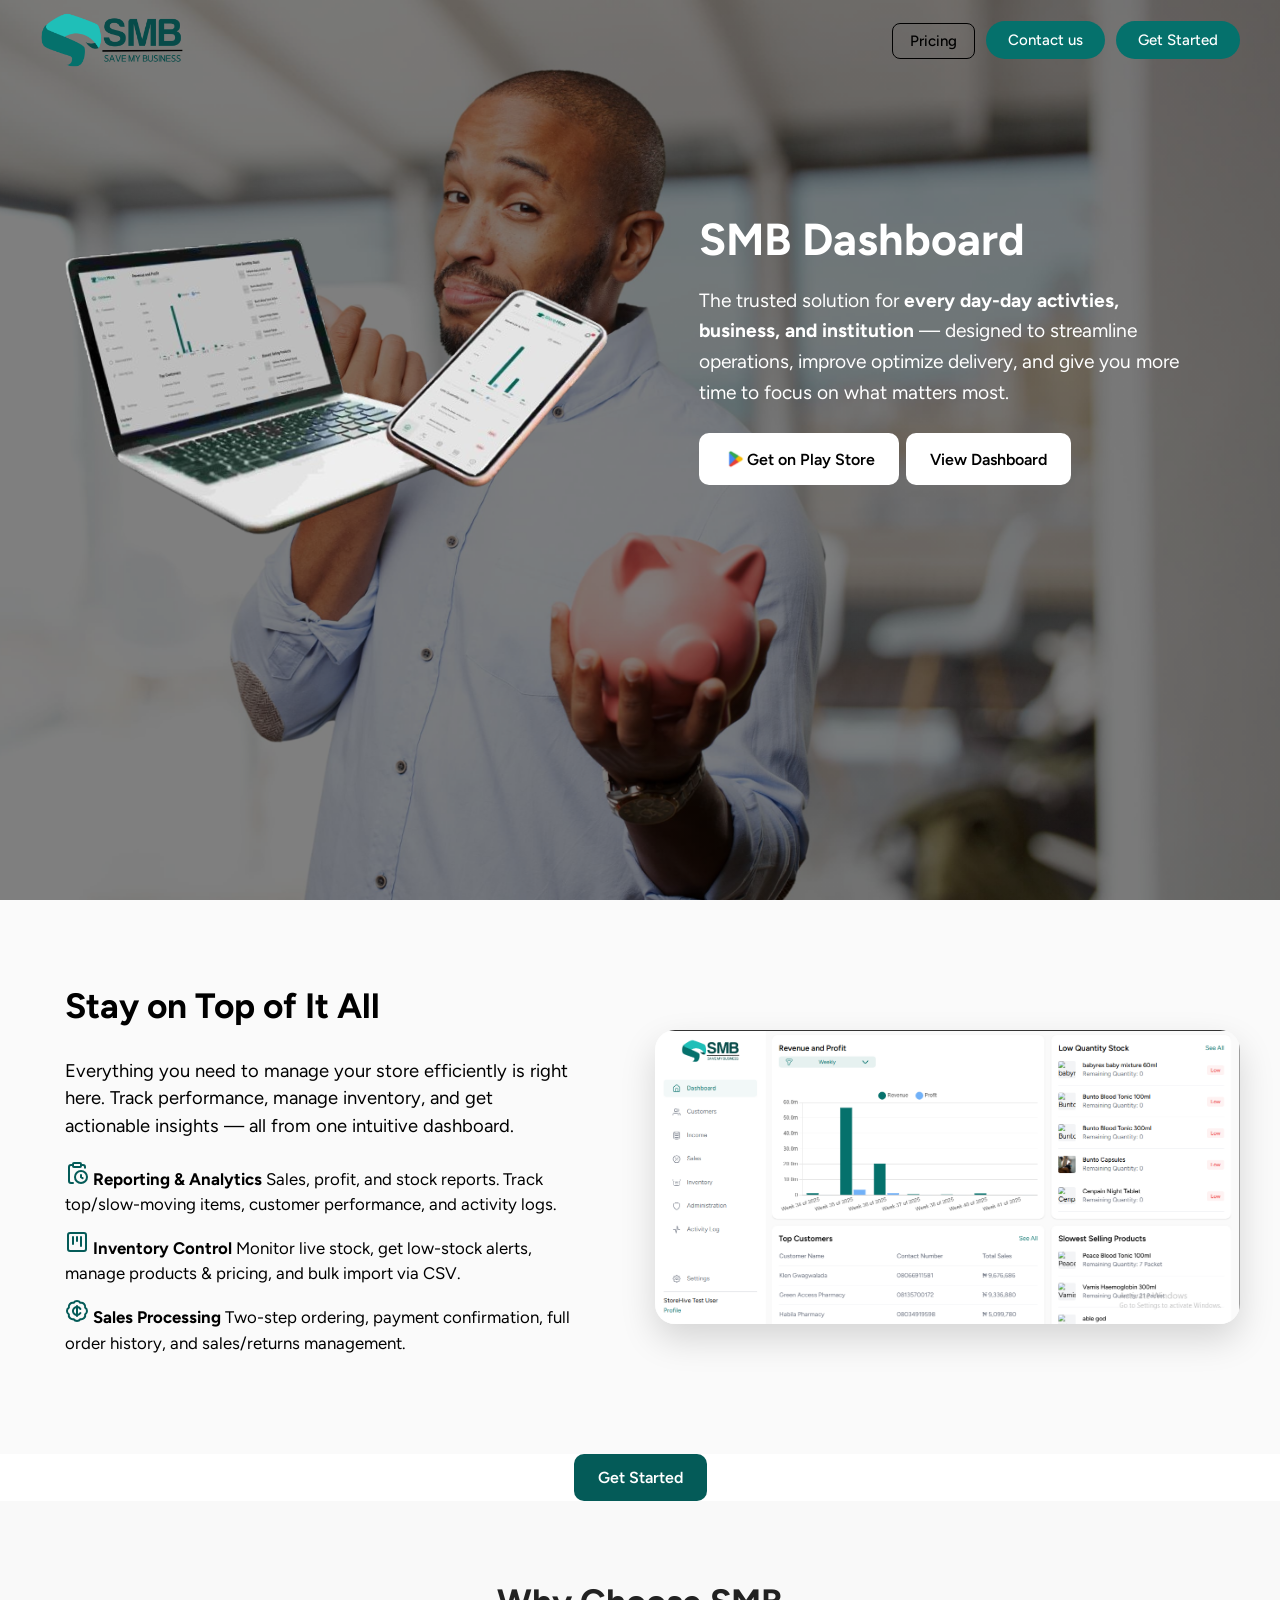
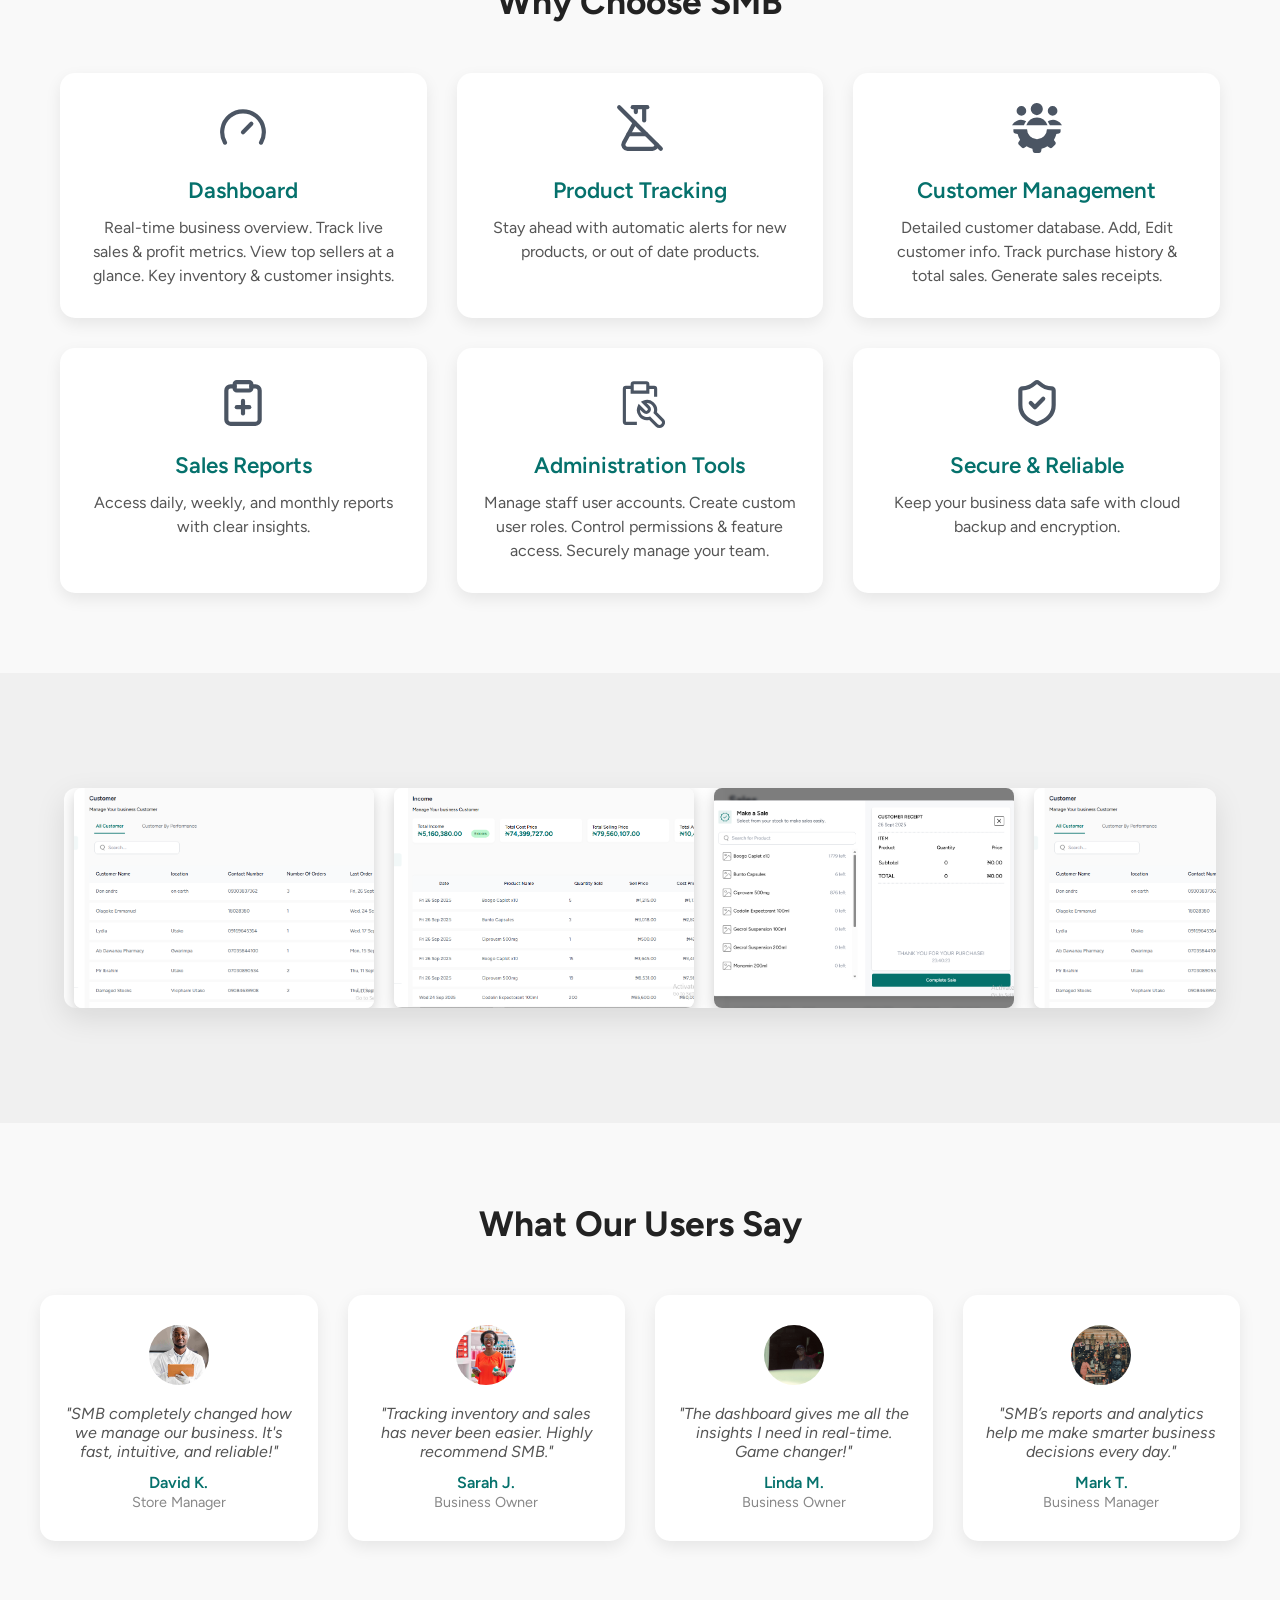
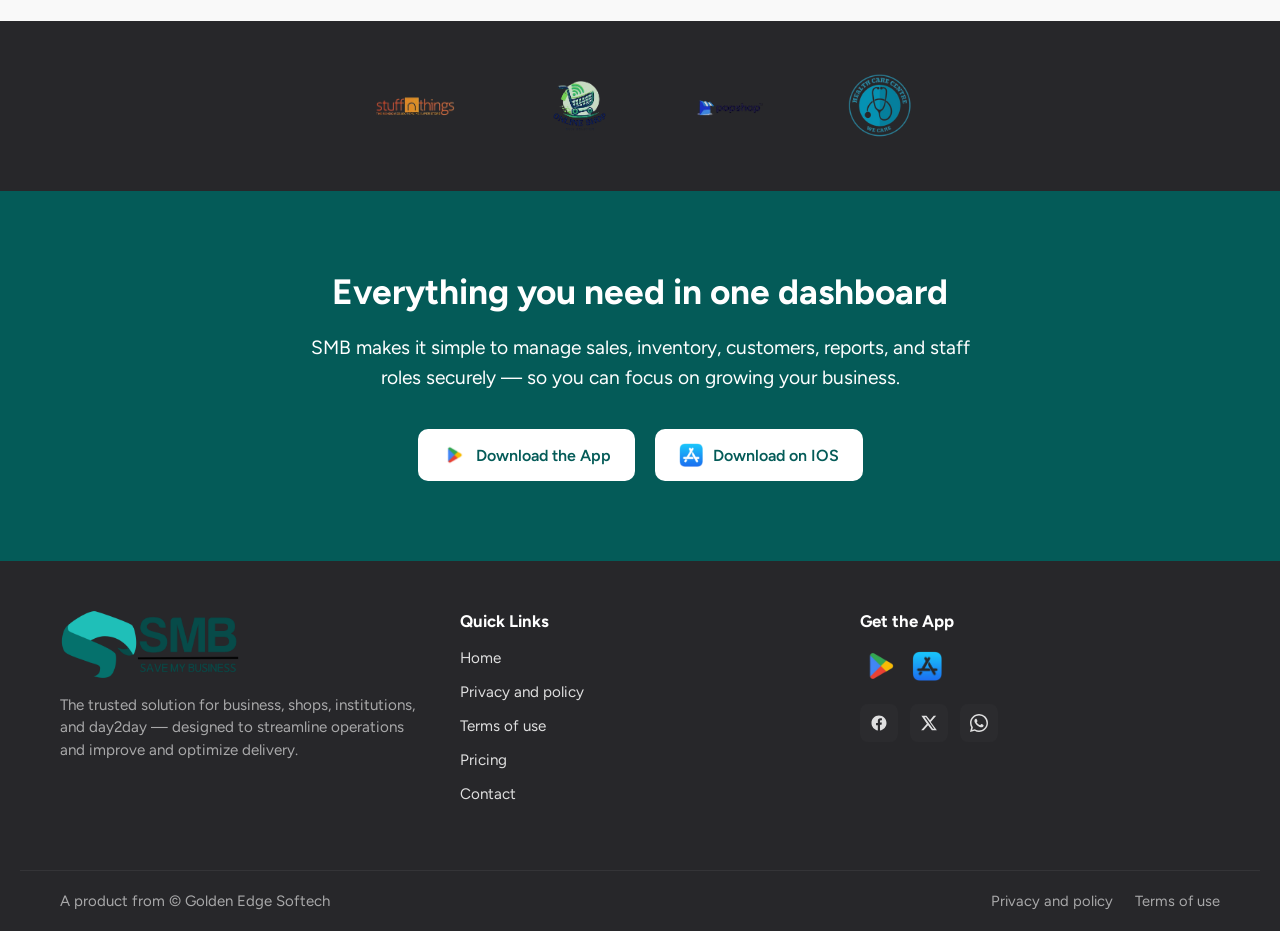
<file: index.html>
<!doctype html>
<html>
  <head>
    <meta charset="utf-8" />
    <title>Save-my-business</title>
    <meta name="viewport" content="width=device-width, initial-scale=1" />
    <link rel="icon" href="images/SMB_AppIcon.png" type="image/svg+xml" />
    <link
      rel="apple-touch-icon"
      sizes="180x180"
      href="images/SMB_AppIcon.png"
    />
    <link rel="icon" type="image/png" sizes="32x32" href="images/32x32.png" />
    <link rel="icon" type="image/png" sizes="16x16" href="images/16x16.png" />
    <link rel="stylesheet" href="css/styles.css" />

    <link
      rel="stylesheet"
      href="https://script.botconvo.com/chatbot-widget.css"
    />

    <chatbot-widget
      website="https://savemybusiness.com.ng/"
      api="pk_220pRXW1UiYRhJqdrXH2dBNrp1NRm1uBENGNljIfhPH"
    >
    </chatbot-widget>

    <script src="https://script.botconvo.com/chatbot-widget.iife.js"></script>
  </head>
  <body>
    <script src="scripts/index.js"></script>
    <section class="hero">
      <div class="header">
        <img src="images/SMB_Logo.png" class="logo" />
        <div class="yeap">
          <a href="pricing.html" class="pricingBtn">Pricing</a>
          <a href="contactUs.html" class="contactBtn">Contact us</a>
          <a
            href="https://app.savemybusiness.com.ng/auth/customer-register"
            target="_blank"
            class="contactBtn"
            >Get Started</a
          >
          <button class="mobView" id="menuBtn">
            <svg
              xmlns="http://www.w3.org/2000/svg"
              width="32"
              height="32"
              viewBox="0 0 24 24"
            >
              <!-- Icon from Google Material Icons by Material Design Authors - https://github.com/material-icons/material-icons/blob/master/LICENSE -->
              <path fill="c" d="M3 18h18v-2H3zm0-5h18v-2H3zm0-7v2h18V6z" />
            </svg>
          </button>
        </div>
      </div>
      <div id="overlay" class="overlay"></div>

      <div class="sideMenu" id="sideMenu">
        <button class="closeBtn" id="closeBtn">&times;</button>
        <ul>
          <li class="links">
            <svg
              xmlns="http://www.w3.org/2000/svg"
              width="25"
              height="25"
              viewBox="0 0 24 24"
            >
              <!-- Icon from Huge Icons by Hugeicons - undefined -->
              <g fill="none" stroke="#4B5563" stroke-width="1.5">
                <path
                  d="M4.5 10c0-3.771 0-5.657 1.172-6.828S8.729 2 12.5 2H14c3.771 0 5.657 0 6.828 1.172S22 6.229 22 10v4c0 3.771 0 5.657-1.172 6.828S17.771 22 14 22h-1.5c-3.771 0-5.657 0-6.828-1.172S4.5 17.771 4.5 14z"
                />
                <path
                  stroke-linecap="round"
                  stroke-linejoin="round"
                  d="M4.5 6H2m2.5 6H2m2.5 6H2m13.275-9.507a2 2 0 1 1-4 0a2 2 0 0 1 4 0M9.32 15.716c1.058-1.63 2.739-2.24 3.955-2.239s2.847.61 3.906 2.24a.33.33 0 0 1 .025.344c-.247.439-1.016 1.31-1.57 1.369c-.638.067-2.307.077-2.36.077s-1.773-.01-2.41-.077c-.556-.06-1.324-.93-1.572-1.37c-.061-.109-.043-.238.026-.344"
                />
              </g>
            </svg>
            <a href="contactUs.html">Contact Us</a>
          </li>
          <li class="links">
            <svg
              xmlns="http://www.w3.org/2000/svg"
              width="32"
              height="32"
              viewBox="0 0 16 16"
            >
              <!-- Icon from OpenSearch UI by OpenSearch Contributors - https://github.com/opensearch-project/oui/blob/main/LICENSE.txt -->
              <path
                fill="none"
                stroke="#4B5563"
                stroke-width="0.5"
                d="M9.499 15.09a.41.41 0 0 1-.41.41h-2.18a.41.41 0 0 1 0-.818H9.09a.41.41 0 0 1 .409.409m-1.5-7.772a.682.682 0 1 0 0-1.363a.682.682 0 0 0 0 1.363m6.386 3.096l-.843 3.79a.955.955 0 0 1-1.52.546l-1.896-1.432H5.874L3.976 14.75a.954.954 0 0 1-1.523-.545l-.84-3.791a.96.96 0 0 1 .198-.818l1.977-2.37c.061-.86.256-1.704.578-2.503C5.233 2.549 6.788 1.186 7.416.7a.955.955 0 0 1 1.17 0c.628.486 2.181 1.85 3.05 4.023c.321.799.516 1.643.578 2.503l1.977 2.37a.96.96 0 0 1 .194.818M5.971 12.5h4.055c1.495-2.622 1.781-5.136.848-7.474c-.815-2.045-2.342-3.332-2.79-3.681a.136.136 0 0 0-.17 0c-.449.347-1.977 1.636-2.79 3.681c-.934 2.338-.648 4.852.847 7.474m-.768.3c-.818-1.465-1.288-2.904-1.406-4.308L2.44 10.119a.14.14 0 0 0-.028.117l.843 3.793a.136.136 0 0 0 .218.077l.01-.007zm8.357-2.68l-1.356-1.628c-.117 1.404-.586 2.843-1.406 4.308l1.72 1.295l.01.008a.14.14 0 0 0 .13.022a.14.14 0 0 0 .087-.099l.844-3.79a.14.14 0 0 0-.031-.117z"
              />
            </svg>
            <!-- <svg
              xmlns="http://www.w3.org/2000/svg"
              width="25"
              height="25"
              viewBox="0 0 24 24"
            >
              <!-- Icon from Huge Icons by Hugeicons - undefined
              <g fill="none" stroke="#4B5563" stroke-width="1.5">
                <path
                  d="M4.5 10c0-3.771 0-5.657 1.172-6.828S8.729 2 12.5 2H14c3.771 0 5.657 0 6.828 1.172S22 6.229 22 10v4c0 3.771 0 5.657-1.172 6.828S17.771 22 14 22h-1.5c-3.771 0-5.657 0-6.828-1.172S4.5 17.771 4.5 14z"
                />
                <path
                  stroke-linecap="round"
                  stroke-linejoin="round"
                  d="M4.5 6H2m2.5 6H2m2.5 6H2m13.275-9.507a2 2 0 1 1-4 0a2 2 0 0 1 4 0M9.32 15.716c1.058-1.63 2.739-2.24 3.955-2.239s2.847.61 3.906 2.24a.33.33 0 0 1 .025.344c-.247.439-1.016 1.31-1.57 1.369c-.638.067-2.307.077-2.36.077s-1.773-.01-2.41-.077c-.556-.06-1.324-.93-1.572-1.37c-.061-.109-.043-.238.026-.344"
                />
              </g>
            </svg> -->
            <a
              href="https://app.savemybusiness.com.ng/auth/customer-register"
              target="_blank"
              >Get Started</a
            >
          </li>
          <li class="links">
            <svg
              xmlns="http://www.w3.org/2000/svg"
              width="32"
              height="32"
              viewBox="0 0 32 32"
            >
              <!-- Icon from Carbon by IBM - undefined -->
              <path
                fill="none"
                stroke="#4B5563"
                d="M16 2v2c6.63 0 12 5.37 12 12s-5.37 12-12 12v2c7.73 0 14-6.27 14-14S23.73 2 16 2M8.24 25.14l-1.29 1.53c1.23 1.04 2.64 1.87 4.18 2.44l.68-1.88c-1.32-.49-2.53-1.2-3.58-2.09zM4.19 18l-1.97.41c.28 1.63.84 3.16 1.64 4.54L5.59 22c-.68-1.18-1.16-2.61-1.4-4m1.4-8L3.86 9c-.79 1.38-1.35 2.96-1.64 4.59l1.97.35c.24-1.39.72-2.75 1.4-3.93zm6.23-5.24l-.68-1.88c-1.54.57-2.95 1.4-4.18 2.44l1.29 1.53c1.05-.89 2.26-1.6 3.58-2.09z"
              />
              <path
                fill="none"
                stroke="#4B5563"
                d="M21 12v-2h-4V7h-2v3h-2c-1.103 0-2 .897-2 2v3c0 1.103.897 2 2 2h6v3h-8v2h4v3h2v-3h2c1.103 0 2-.897 2-2v-3c0-1.103-.897-2-2-2h-6v-3z"
              />
            </svg>
            <!-- <svg
              xmlns="http://www.w3.org/2000/svg"
              width="25"
              height="25"
              viewBox="0 0 24 24"
            >
              <!-- Icon from Huge Icons by Hugeicons - undefined 
              <g fill="none" stroke="#4B5563" stroke-width="1.5">
                <path
                  d="M4.5 10c0-3.771 0-5.657 1.172-6.828S8.729 2 12.5 2H14c3.771 0 5.657 0 6.828 1.172S22 6.229 22 10v4c0 3.771 0 5.657-1.172 6.828S17.771 22 14 22h-1.5c-3.771 0-5.657 0-6.828-1.172S4.5 17.771 4.5 14z"
                />
                <path
                  stroke-linecap="round"
                  stroke-linejoin="round"
                  d="M4.5 6H2m2.5 6H2m2.5 6H2m13.275-9.507a2 2 0 1 1-4 0a2 2 0 0 1 4 0M9.32 15.716c1.058-1.63 2.739-2.24 3.955-2.239s2.847.61 3.906 2.24a.33.33 0 0 1 .025.344c-.247.439-1.016 1.31-1.57 1.369c-.638.067-2.307.077-2.36.077s-1.773-.01-2.41-.077c-.556-.06-1.324-.93-1.572-1.37c-.061-.109-.043-.238.026-.344"
                />
              </g>
            </svg> -->
            <a href="pricing.html">Pricing</a>
          </li>
          <li class="links">
            <svg
              xmlns="http://www.w3.org/2000/svg"
              width="25"
              height="25"
              viewBox="0 0 24 24"
            >
              <path
                fill="none"
                stroke="#4B5563"
                d="m12 3.19l7 3.11V11c0 4.52-2.98 8.69-7 9.93c-4.02-1.24-7-5.41-7-9.93V6.3zM12 1L3 5v6c0 5.55 3.84 10.74 9 12c5.16-1.26 9-6.45 9-12V5zm-1 6h2v2h-2zm0 4h2v6h-2z"
              />
            </svg>
            <a href="privacyAndPolicy.html">Privacy Policy</a>
          </li>
          <li class="links">
            <svg
              xmlns="http://www.w3.org/2000/svg"
              width="25"
              height="25"
              viewBox="0 0 24 24"
            >
              <!-- Icon from Solar by 480 Design - https://creativecommons.org/licenses/by/4.0/ -->
              <g fill="none" stroke="#4B5563" stroke-width="1.5">
                <circle cx="9" cy="9" r="2" />
                <path
                  d="M13 15c0 1.105 0 2-4 2s-4-.895-4-2s1.79-2 4-2s4 .895 4 2Z"
                />
                <path
                  d="M2 12c0-3.771 0-5.657 1.172-6.828S6.229 4 10 4h4c3.771 0 5.657 0 6.828 1.172S22 8.229 22 12s0 5.657-1.172 6.828S17.771 20 14 20h-4c-3.771 0-5.657 0-6.828-1.172S2 15.771 2 12Z"
                />
                <path stroke-linecap="round" d="M19 12h-4m4-3h-5m5 6h-3" />
              </g>
            </svg>
            <a href="termsOfUse.html">Terms of Use</a>
          </li>
        </ul>
      </div>

      <div class="content">
        <div class="mainOne">
          <div class="device-group">
            <img
              src="images/last-edit-removebg-preview.png"
              class="dash laptop"
              alt="Laptop"
            />
          </div>
        </div>

        <div class="app-section">
          <h1>SMB Dashboard</h1>
          <p>
            The trusted solution for
            <strong>every day-day activties, business, and institution</strong>
            — designed to streamline operations, improve optimize delivery, and
            give you more time to focus on what matters most.
          </p>
          <div class="btnpop">
            <button class="download-btn" id="getApp">
              <a href="#cta-section" class="A">
                <img
                  src="images/playStore.png"
                  alt="Play Store"
                  class="btn-icon"
                />
                <span>Get on Play Store</span>
              </a>
            </button>
            <button class="download-btn2">
              <a
                href="https://app.savemybusiness.com.ng/"
                target="_blank"
                class="A"
              >
                <span>View Dashboard</span>
              </a>
            </button>
          </div>
        </div>
      </div>
    </section>
    <main>
      <section class="dashboard-overview">
        <div class="overview-container">
          <div class="overview-text">
            <h2>Stay on Top of It All</h2>
            <p>
              Everything you need to manage your store efficiently is right
              here. Track performance, manage inventory, and get actionable
              insights — all from one intuitive dashboard.
            </p>
            <ul class="overview-list">
              <li>
                <svg
                  xmlns="http://www.w3.org/2000/svg"
                  class="overview-icon"
                  width="24"
                  height="24"
                  viewBox="0 0 24 24"
                  fill="none"
                  stroke="currentColor"
                  stroke-width="2"
                  stroke-linecap="round"
                  stroke-linejoin="round"
                  class="lucide lucide-clipboard-clock-icon lucide-clipboard-clock"
                >
                  <path d="M16 14v2.2l1.6 1" />
                  <path d="M16 4h2a2 2 0 0 1 2 2v.832" />
                  <path d="M8 4H6a2 2 0 0 0-2 2v14a2 2 0 0 0 2 2h2" />
                  <circle cx="16" cy="16" r="6" />
                  <rect x="8" y="2" width="8" height="4" rx="1" />
                </svg>
                <strong>Reporting & Analytics</strong> Sales, profit, and stock
                reports. Track top/slow-moving items, customer performance, and
                activity logs.
              </li>
              <li>
                <svg
                  xmlns="http://www.w3.org/2000/svg"
                  class="overview-icon"
                  width="24"
                  height="24"
                  viewBox="0 0 24 24"
                  fill="none"
                  stroke="currentColor"
                  stroke-width="2"
                  stroke-linecap="round"
                  stroke-linejoin="round"
                  class="lucide lucide-square-kanban-icon lucide-square-kanban"
                >
                  <rect width="18" height="18" x="3" y="3" rx="2" />
                  <path d="M8 7v7" />
                  <path d="M12 7v4" />
                  <path d="M16 7v9" />
                </svg>
                <strong>Inventory Control</strong> Monitor live stock, get
                low-stock alerts, manage products & pricing, and bulk import via
                CSV.
              </li>
              <li>
                <svg
                  xmlns="http://www.w3.org/2000/svg"
                  class="overview-icon"
                  width="24"
                  height="24"
                  viewBox="0 0 24 24"
                  fill="none"
                  stroke="currentColor"
                  stroke-width="2"
                  stroke-linecap="round"
                  stroke-linejoin="round"
                  class="lucide lucide-badge-cent-icon lucide-badge-cent"
                >
                  <path
                    d="M3.85 8.62a4 4 0 0 1 4.78-4.77 4 4 0 0 1 6.74 0 4 4 0 0 1 4.78 4.78 4 4 0 0 1 0 6.74 4 4 0 0 1-4.77 4.78 4 4 0 0 1-6.75 0 4 4 0 0 1-4.78-4.77 4 4 0 0 1 0-6.76Z"
                  />
                  <path d="M12 7v10" />
                  <path d="M15.4 10a4 4 0 1 0 0 4" />
                </svg>
                <strong>Sales Processing</strong> Two-step ordering, payment
                confirmation, full order history, and sales/returns management.
              </li>
            </ul>
          </div>

          <div class="overview-image">
            <img src="images/SMB-overview.png" alt="Dashboard screenshot" />
          </div>
        </div>
      </section>

      <div class="center-container">
        <a
          href="https://app.savemybusiness.com.ng/auth/customer-register"
          class="dashboard-btn"
          target="_blank"
        >
          Get Started
        </a>
      </div>

      <section class="features">
        <h2 class="section-title">Why Choose SMB</h2>
        <div class="features-grid">
          <div class="feature-card">
            <svg
              xmlns="http://www.w3.org/2000/svg"
              class="feature-icon"
              width="24"
              height="24"
              viewBox="0 0 24 24"
              fill="none"
              stroke="#4B5563"
              stroke-width="2"
              stroke-linecap="round"
              stroke-linejoin="round"
              class="lucide lucide-gauge-icon lucide-gauge"
            >
              <path d="m12 14 4-4" />
              <path d="M3.34 19a10 10 0 1 1 17.32 0" />
            </svg>
            <h3>Dashboard</h3>
            <p>
              Real-time business overview. Track live sales & profit metrics.
              View top sellers at a glance. Key inventory & customer insights.
            </p>
          </div>
          <div class="feature-card">
            <svg
              xmlns="http://www.w3.org/2000/svg"
              class="feature-icon"
              width="24"
              height="24"
              viewBox="0 0 24 24"
              fill="none"
              stroke="#4B5563"
              stroke-width="2"
              stroke-linecap="round"
              stroke-linejoin="round"
              class="lucide lucide-flask-conical-off-icon lucide-flask-conical-off"
            >
              <path d="M10 2v2.343" />
              <path d="M14 2v6.343" />
              <path d="m2 2 20 20" />
              <path
                d="M20 20a2 2 0 0 1-2 2H6a2 2 0 0 1-1.755-2.96l5.227-9.563"
              />
              <path d="M6.453 15H15" />
              <path d="M8.5 2h7" />
            </svg>
            <h3>Product Tracking</h3>
            <p>
              Stay ahead with automatic alerts for new products, or out of date
              products.
            </p>
          </div>
          <div class="feature-card">
            <svg
              xmlns="http://www.w3.org/2000/svg"
              class="feature-icon"
              width="32"
              height="32"
              viewBox="0 0 24 24"
            >
              <!-- Icon from Ultimate free icons by Streamline - https://creativecommons.org/licenses/by/4.0/ -->
              <path
                fill="#4B5563"
                d="M23.33 12.65v1a1 1 0 0 1-.8 1l-1.24.25a9.3 9.3 0 0 1-1.18 2.81l.71 1.06A1 1 0 0 1 20.7 20l-1.37 1.37a1 1 0 0 1-1.26.12L17 20.77A9.3 9.3 0 0 1 14.2 22l-.2 1.19a1 1 0 0 1-1 .8h-2a1 1 0 0 1-1-.8L9.8 22A9.3 9.3 0 0 1 7 20.77l-1.06.71a1 1 0 0 1-1.26-.12L3.3 20a1 1 0 0 1-.12-1.26l.71-1.06a9.3 9.3 0 0 1-1.18-2.81l-1.24-.25a1 1 0 0 1-.8-1v-1h6.56a4.77 4.77 0 0 0 9.54 0Zm-6.16-8.84a2.32 2.32 0 1 0 4.64 0a2.32 2.32 0 1 0-4.64 0m-14.97 0a2.32 2.32 0 1 0 4.64 0a2.32 2.32 0 1 0-4.64 0M6.8 8.8a5 5 0 0 0-1.15-.54A4.92 4.92 0 0 0 0 10.64h5.73A11 11 0 0 1 6.8 8.8m11.38 1.87H24a4.92 4.92 0 0 0-5.66-2.4a5 5 0 0 0-1.17.55a11.5 11.5 0 0 1 1.01 1.85m-1.11 0A5.74 5.74 0 0 0 12 7a5.76 5.76 0 0 0-5.12 3.68ZM8.99 2.91a2.91 2.91 0 1 0 5.82 0a2.91 2.91 0 1 0-5.82 0"
              />
            </svg>
            <h3>Customer Management</h3>
            <p>
              Detailed customer database. Add, Edit customer info. Track
              purchase history & total sales. Generate sales receipts.
            </p>
          </div>
          <div class="feature-card">
            <svg
              xmlns="http://www.w3.org/2000/svg"
              class="feature-icon"
              width="24"
              height="24"
              viewBox="0 0 24 24"
              fill="none"
              stroke="#4B5563"
              stroke-width="2"
              stroke-linecap="round"
              stroke-linejoin="round"
              class="lucide lucide-clipboard-plus-icon lucide-clipboard-plus"
            >
              <rect width="8" height="4" x="8" y="2" rx="1" ry="1" />
              <path
                d="M16 4h2a2 2 0 0 1 2 2v14a2 2 0 0 1-2 2H6a2 2 0 0 1-2-2V6a2 2 0 0 1 2-2h2"
              />
              <path d="M9 14h6" />
              <path d="M12 17v-6" />
            </svg>
            <h3>Sales Reports</h3>
            <p>
              Access daily, weekly, and monthly reports with clear insights.
            </p>
          </div>
          <div class="feature-card">
            <svg
              xmlns="http://www.w3.org/2000/svg"
              class="feature-icon"
              width="32"
              height="32"
              viewBox="0 0 32 32"
            >
              <!-- Icon from Carbon by IBM - undefined -->
              <path
                fill="#4B5563"
                d="M28.5 32a3.48 3.48 0 0 1-2.475-1.025l-4.128-4.128a6.496 6.496 0 0 1-7.348-8.956l.588-1.34l4.156 4.156a1.023 1.023 0 0 0 1.414 0a1 1 0 0 0 0-1.414l-4.156-4.157l1.34-.588a6.497 6.497 0 0 1 8.956 7.349l4.128 4.128A3.5 3.5 0 0 1 28.5 32m-6.03-7.409l4.97 4.97a1.535 1.535 0 0 0 2.12 0a1.5 1.5 0 0 0 0-2.121l-4.969-4.97l.188-.583A4.496 4.496 0 0 0 20.5 16q-.126 0-.25.007l1.872 1.872a3 3 0 0 1 0 4.242a3.07 3.07 0 0 1-4.243 0l-1.872-1.872Q16 20.374 16 20.5a4.497 4.497 0 0 0 5.888 4.28Z"
              />
              <path
                fill="#4B5563"
                d="M25 5h-3V4a2.006 2.006 0 0 0-2-2h-8a2.006 2.006 0 0 0-2 2v1H7a2.006 2.006 0 0 0-2 2v21a2.006 2.006 0 0 0 2 2h7v-2H7V7h3v3h12V7h3v5h2V7a2.006 2.006 0 0 0-2-2m-5 3h-8V4h8Z"
              />
            </svg>
            <h3>Administration Tools</h3>
            <p>
              Manage staff user accounts. Create custom user roles. Control
              permissions & feature access. Securely manage your team.
            </p>
          </div>
          <div class="feature-card">
            <svg
              xmlns="http://www.w3.org/2000/svg"
              class="feature-icon"
              width="24"
              height="24"
              viewBox="0 0 24 24"
              fill="none"
              stroke="#4B5563"
              stroke-width="2"
              stroke-linecap="round"
              stroke-linejoin="round"
              class="lucide lucide-shield-check-icon lucide-shield-check"
            >
              <path
                d="M20 13c0 5-3.5 7.5-7.66 8.95a1 1 0 0 1-.67-.01C7.5 20.5 4 18 4 13V6a1 1 0 0 1 1-1c2 0 4.5-1.2 6.24-2.72a1.17 1.17 0 0 1 1.52 0C14.51 3.81 17 5 19 5a1 1 0 0 1 1 1z"
              />
              <path d="m9 12 2 2 4-4" />
            </svg>
            <h3>Secure & Reliable</h3>
            <p>
              Keep your business data safe with cloud backup and encryption.
            </p>
          </div>
        </div>
      </section>

      <aside>
        <div class="scroll-container">
          <div class="scroll-track" id="track">
            <img src="images/slide1.png" alt="Dashboard 1" />
            <img src="images/slide2.png" alt="Dashboard 2" />
            <img src="images/slide3.png" alt="Dashboard 3" />
            <img src="images/slide1.png" alt="Dashboard 1" />
            <img src="images/slide2.png" alt="Dashboard 2" />
            <img src="images/slide3.png" alt="Dashboard 3" />
          </div>
        </div>
      </aside>

      <section class="testimonials">
        <h2 class="section-title">What Our Users Say</h2>
        <div class="testimonials-container">
          <div class="testimonial-card">
            <img
              src="images/blackNurse (1).jpg"
              alt="User photo"
              class="user-photo"
            />
            <p class="quote">
              "SMB completely changed how we manage our business. It's fast,
              intuitive, and reliable!"
            </p>
            <h4 class="user-name">David K.</h4>
            <span class="user-role">Store Manager</span>
          </div>

          <div class="testimonial-card">
            <img
              src="images/woman (1).jpg"
              alt="User photo"
              class="user-photo"
            />
            <p class="quote">
              "Tracking inventory and sales has never been easier. Highly
              recommend SMB."
            </p>
            <h4 class="user-name">Sarah J.</h4>
            <span class="user-role">Business Owner</span>
          </div>

          <div class="testimonial-card">
            <img
              src="images/frankie-cordoba-8ecjetoN30E-unsplash (1).jpg"
              alt="User photo"
              class="user-photo"
            />
            <p class="quote">
              "The dashboard gives me all the insights I need in real-time. Game
              changer!"
            </p>
            <h4 class="user-name">Linda M.</h4>
            <span class="user-role">Business Owner</span>
          </div>

          <div class="testimonial-card">
            <img
              src="images/shariza-hawat-abwxZFG8Wd4-unsplash (1).jpg"
              alt="User photo"
              class="user-photo"
            />
            <p class="quote">
              "SMB’s reports and analytics help me make smarter business
              decisions every day."
            </p>
            <h4 class="user-name">Mark T.</h4>
            <span class="user-role">Business Manager</span>
          </div>
        </div>
      </section>
      <section class="client-logos-section">
        <div class="client-logos">
          <img
            src="images/download-removebg-preview.png"
            alt="Store logo"
            class="logo-img"
          />
          <img
            src="images/download__1_-removebg-preview.png"
            alt="Clinic logo"
            class="logo-img"
          />
          <!-- <img src="images/7727497-removebg-preview.png" alt="Pharmacy logo" class="logo-img" /> -->
          <img
            src="images/fuedubufbubuwbeufbewfe.png"
            alt="Pharmacy logo"
            class="logo-img"
          />
          <img
            src="images/download__2_-removebg-preview.png"
            alt="Pharmacy logo"
            class="logo-img"
          />
        </div>
      </section>
      <section class="cta-section" id="cta-section">
        <div class="cta-container">
          <h2>Everything you need in one dashboard</h2>
          <p>
            SMB makes it simple to manage sales, inventory, customers, reports,
            and staff roles securely — so you can focus on growing your
            business.
          </p>

          <div class="cta-buttons">
            <button class="download-btn">
              <img
                src="images/playStore.png"
                alt="Play Store"
                class="btn-icon"
              />
              <span>Download the App</span>
            </button>

            <button class="download-btn">
              <img
                src="images/Anuradha_Kumari_says_-removebg-preview.png"
                alt="App Store"
                class="btn-icon"
              />
              <span>Download on IOS</span>
            </button>
          </div>
        </div>
      </section>
    </main>

    <footer class="site-footer">
      <div class="footer-inner">
        <div class="footer-column footer-about">
          <img src="images/SMB_Logo.png" alt="SMB logo" class="footer-logo" />
          <p class="footer-desc">
            The trusted solution for business, shops, institutions, and day2day
            — designed to streamline operations and improve and optimize
            delivery.
          </p>
        </div>

        <div class="footer-column footer-links">
          <h4>Quick Links</h4>
          <ul>
            <li><a href="index.html">Home</a></li>
            <li><a href="privacyAndPolicy.html">Privacy and policy</a></li>
            <li><a href="termsOfUse.html">Terms of use</a></li>
            <li><a href="pricing.html">Pricing</a></li>
            <li><a href="contactUs.html">Contact</a></li>
          </ul>
        </div>

        <div class="footer-column footer-app">
          <h4>Get the App</h4>
          <div class="store-buttons">
            <a href="#" class="store-btn" aria-label="Download on Google Play">
              <img src="images/playStore.png" alt="Play Store" />
            </a>
            <a href="#" class="store-btn2" aria-label="Download on App Store">
              <img
                src="images/Anuradha_Kumari_says_-removebg-preview.png"
                alt="App Store"
              />
            </a>
          </div>

          <div class="socials" aria-label="Follow StoreHive">
            <a href="#" aria-label="Facebook" class="social-link">
              <svg
                width="18"
                height="18"
                viewBox="0 0 24 24"
                fill="currentColor"
                aria-hidden="true"
              >
                <path
                  d="M22 12.07C22 6.48 17.52 2 11.93 2S2 6.48 2 12.07C2 17.1 5.66 21.29 10.44 22v-7.03H8.08v-2.9h2.36V9.41c0-2.33 1.4-3.61 3.44-3.61.99 0 2.03.18 2.03.18v2.23h-1.14c-1.12 0-1.47.7-1.47 1.42v1.69h2.5l-.4 2.9h-2.1V22C18.34 21.29 22 17.1 22 12.07z"
                />
              </svg>
            </a>

            <a href="#" aria-label="X" class="social-link">
              <svg
                xmlns="http://www.w3.org/2000/svg"
                width="18"
                height="18"
                viewBox="0 0 24 24"
                fill="currentColor"
                aria-hidden="true"
              >
                <path
                  d="M18.244 2.25h3.308l-7.227 8.26L22.5 21.75h-6.597l-5.17-6.759-5.91 6.759H1.5l7.73-8.828L1.89 2.25H8.64l4.713 6.234 4.89-6.234zM17.19 19.602h1.833L7.935 4.286H6.003L17.19 19.602z"
                />
              </svg>
            </a>

            <a
              href="https://wa.me/2347081046759"
              target="_blank"
              rel="noopener noreferrer"
              aria-label="WhatsApp"
              class="social-link"
            >
              <svg
                xmlns="http://www.w3.org/2000/svg"
                width="18"
                height="18"
                viewBox="0 0 24 24"
                fill="currentColor"
                aria-hidden="true"
              >
                <path
                  d="M20.52 3.48A11.84 11.84 0 0 0 12 0C5.38 0 0 5.38 0 12c0 2.11.55 4.16 1.6 5.97L0 24l6.2-1.63A11.94 11.94 0 0 0 12 24c6.62 0 12-5.38 12-12 0-3.19-1.24-6.2-3.48-8.52zM12 22a9.93 9.93 0 0 1-5.08-1.39l-.36-.21-3.68.97.99-3.59-.23-.37A9.94 9.94 0 0 1 2 12C2 6.49 6.49 2 12 2c2.67 0 5.18 1.04 7.07 2.93A9.94 9.94 0 0 1 22 12c0 5.51-4.49 10-10 10zm5.41-7.6c-.3-.15-1.77-.87-2.04-.97s-.47-.15-.67.15c-.2.3-.77.97-.94 1.17-.17.2-.35.22-.65.07-.3-.15-1.26-.46-2.4-1.46-.89-.79-1.49-1.77-1.66-2.07-.17-.3-.02-.46.13-.61.13-.13.3-.35.45-.52.15-.17.2-.3.3-.5.1-.2.05-.37-.02-.52-.07-.15-.67-1.61-.92-2.2-.24-.58-.49-.5-.67-.51h-.57c-.2 0-.52.07-.79.37-.27.3-1.04 1.02-1.04 2.5s1.07 2.9 1.22 3.1c.15.2 2.1 3.2 5.08 4.49.71.31 1.27.49 1.7.63.71.23 1.35.2 1.86.12.57-.08 1.77-.72 2.02-1.42.25-.7.25-1.29.18-1.42-.07-.13-.27-.2-.57-.35z"
                />
              </svg>
            </a>
          </div>
        </div>
      </div>

      <div class="footer-bottom">
        <div class="footer-bottom-inner">
          <a
            href="https://www.gesoftech.com/"
            target="_blank"
            class="footer-credit"
          >
            A product from © Golden Edge Softech
          </a>

          <nav class="footer-legal">
            <a href="privacyAndPolicy.html">Privacy and policy</a>
            <a href="termsOfUse.html">Terms of use</a>
          </nav>
        </div>
      </div>
    </footer>
  </body>
</html>
</file>
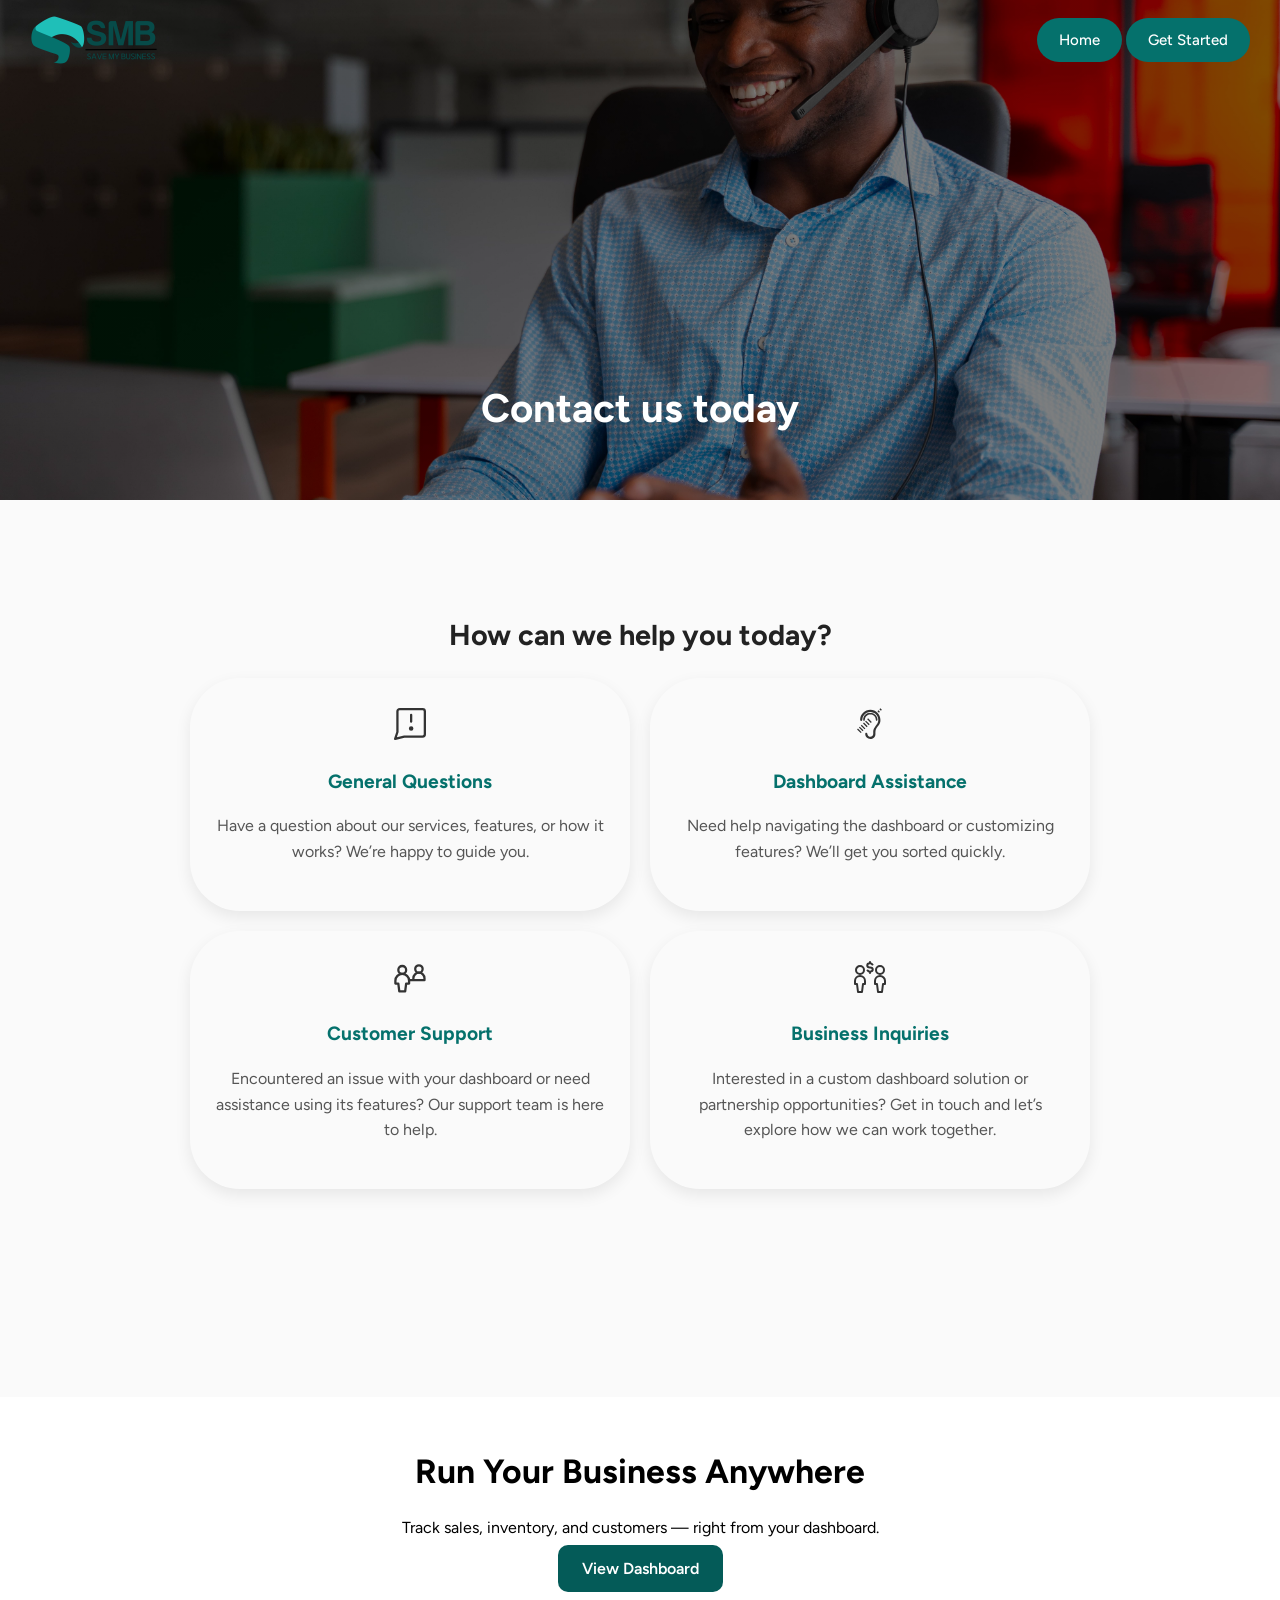
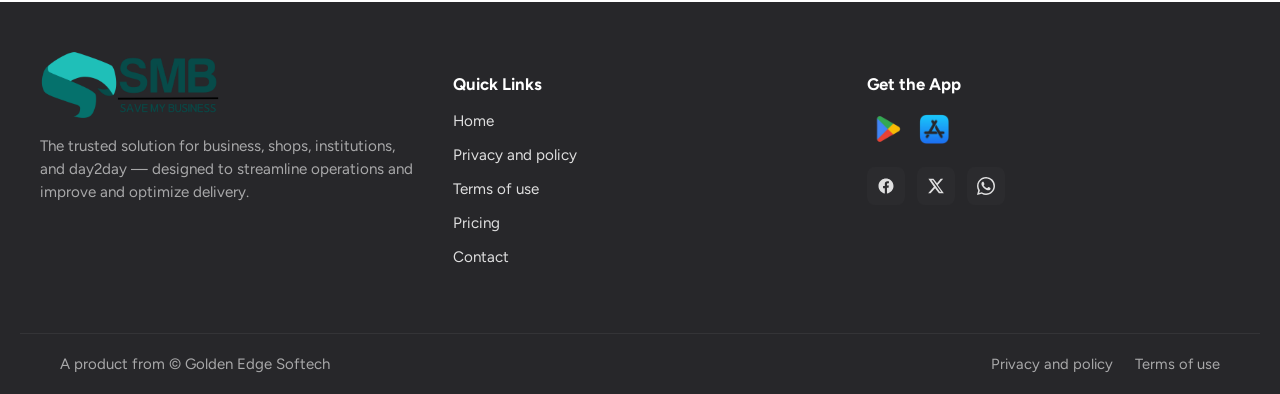
<file: contactUs.html>
<!doctype html>
<html lang="en">
  <head>
    <meta charset="utf-8" />
    <title>Save-my-business</title>
    <meta name="viewport" content="width=device-width, initial-scale=1" />
    <link rel="icon" href="images/SMB_AppIcon.png" type="image/svg+xml" />
    <link
      rel="apple-touch-icon"
      sizes="180x180"
      href="images/SMB_AppIcon.png"
    />
    <link rel="icon" type="image/png" sizes="32x32" href="images/32x32.png" />
    <link rel="icon" type="image/png" sizes="16x16" href="images/16x16.png" />
    <link rel="stylesheet" href="css/stylesContactUs.css" />

    <link
      rel="stylesheet"
      href="https://script.botconvo.com/chatbot-widget.css"
    />

    <chatbot-widget
      website="https://savemybusiness.com.ng/"
      api="pk_220pRXW1UiYRhJqdrXH2dBNrp1NRm1uBENGNljIfhPH"
    >
    </chatbot-widget>

    <script src="https://script.botconvo.com/chatbot-widget.iife.js"></script>
  </head>
  <body>
    <section class="hero">
      <nav class="navbar">
        <div class="nav-container">
          <img
            src="images/SMB_Logo.png"
            alt="Store Hive Logo"
            class="nav-logo"
          />
          <ul class="nav-links">
            <li>
              <a href="index.html" class="activeBtn">Home</a>
              <a href="index.html" class="activeBtn">Get Started</a>
            </li>
          </ul>
          <input type="checkbox" id="menu-toggle" class="menu-toggle" />
          <label for="menu-toggle" class="menu-icon">
            <!-- Hamburger SVG -->
            <svg
              xmlns="http://www.w3.org/2000/svg"
              class="icon-hamburger"
              width="32"
              height="32"
              viewBox="0 0 24 24"
            >
              <!-- Icon from Google Material Icons by Material Design Authors - https://github.com/material-icons/material-icons/blob/master/LICENSE -->
              <path fill="c" d="M3 18h18v-2H3zm0-5h18v-2H3zm0-7v2h18V6z" />
            </svg>
            <!-- X (close) SVG -->
            <svg
              class="icon-close"
              xmlns="http://www.w3.org/2000/svg"
              width="28"
              height="28"
              viewBox="0 0 24 24"
              fill="none"
              stroke="currentColor"
              stroke-width="2"
              stroke-linecap="round"
              stroke-linejoin="round"
            >
              <line x1="18" y1="6" x2="6" y2="18"></line>
              <line x1="6" y1="6" x2="18" y2="18"></line>
            </svg>
          </label>

          <!-- Navigation Links -->
          <ul class="nav mobile-nav">
            <li class="links">
              <svg
                xmlns="http://www.w3.org/2000/svg"
                stroke="#4B5563"
                width="25"
                height="25"
                viewBox="0 0 24 24"
              >
                <!-- Icon from Material Symbols by Google - https://github.com/google/material-design-icons/blob/master/LICENSE -->
                <path
                  fill="currentColor"
                  d="M4 20v-9.375L2.2 12l-1.175-1.575L12 2l11 8.4l-1.2 1.6L12 4.5L6 9.1V18h4v2zm13.5 2.375q-1.05.725-2.312.613t-2.163-1.013t-1.012-2.162t.612-2.313q-.725-1.05-.612-2.312t1.012-2.163t2.163-1.012t2.312.612q1.05-.725 2.313-.612t2.162 1.012t1.013 2.163t-.613 2.312q.725 1.05.613 2.313t-1.013 2.162t-2.162 1.013t-2.313-.613m0-2.45l1.15.8q.45.325.975.275t.925-.45t.45-.925t-.275-.975l-.8-1.15l.8-1.15q.325-.45.275-.975t-.45-.925t-.925-.45t-.975.275l-1.15.8l-1.15-.8q-.45-.325-.975-.275t-.925.45t-.45.925t.275.975l.8 1.15l-.8 1.15q-.325.45-.275.975t.45.925t.925.45t.975-.275zm0-1.175q.525 0 .888-.363t.362-.887t-.363-.888t-.887-.362t-.888.363t-.362.887t.363.888t.887.362m0-1.25"
                />
              </svg>
              <a href="index.html">Home</a>
            </li>
            <li class="links">
              <svg
                xmlns="http://www.w3.org/2000/svg"
                width="32"
                height="32"
                viewBox="0 0 16 16"
              >
                <!-- Icon from OpenSearch UI by OpenSearch Contributors - https://github.com/opensearch-project/oui/blob/main/LICENSE.txt -->
                <path
                  fill="none"
                  stroke="#4B5563"
                  stroke-width="0.5"
                  d="M9.499 15.09a.41.41 0 0 1-.41.41h-2.18a.41.41 0 0 1 0-.818H9.09a.41.41 0 0 1 .409.409m-1.5-7.772a.682.682 0 1 0 0-1.363a.682.682 0 0 0 0 1.363m6.386 3.096l-.843 3.79a.955.955 0 0 1-1.52.546l-1.896-1.432H5.874L3.976 14.75a.954.954 0 0 1-1.523-.545l-.84-3.791a.96.96 0 0 1 .198-.818l1.977-2.37c.061-.86.256-1.704.578-2.503C5.233 2.549 6.788 1.186 7.416.7a.955.955 0 0 1 1.17 0c.628.486 2.181 1.85 3.05 4.023c.321.799.516 1.643.578 2.503l1.977 2.37a.96.96 0 0 1 .194.818M5.971 12.5h4.055c1.495-2.622 1.781-5.136.848-7.474c-.815-2.045-2.342-3.332-2.79-3.681a.136.136 0 0 0-.17 0c-.449.347-1.977 1.636-2.79 3.681c-.934 2.338-.648 4.852.847 7.474m-.768.3c-.818-1.465-1.288-2.904-1.406-4.308L2.44 10.119a.14.14 0 0 0-.028.117l.843 3.793a.136.136 0 0 0 .218.077l.01-.007zm8.357-2.68l-1.356-1.628c-.117 1.404-.586 2.843-1.406 4.308l1.72 1.295l.01.008a.14.14 0 0 0 .13.022a.14.14 0 0 0 .087-.099l.844-3.79a.14.14 0 0 0-.031-.117z"
                />
              </svg>
              <a
                href="https://app.savemybusiness.com.ng/auth/customer-register"
                target="_blank"
                >Get Started</a
              >
            </li>
            <li class="links">
              <svg
                xmlns="http://www.w3.org/2000/svg"
                width="25"
                height="25"
                viewBox="0 0 24 24"
              >
                <path
                  fill="none"
                  stroke="#4B5563"
                  d="m12 3.19l7 3.11V11c0 4.52-2.98 8.69-7 9.93c-4.02-1.24-7-5.41-7-9.93V6.3zM12 1L3 5v6c0 5.55 3.84 10.74 9 12c5.16-1.26 9-6.45 9-12V5zm-1 6h2v2h-2zm0 4h2v6h-2z"
                />
              </svg>
              <a href="privacyAndPolicy.html">Privacy Policy</a>
            </li>
            <li class="links">
              <svg
                xmlns="http://www.w3.org/2000/svg"
                width="25"
                height="25"
                viewBox="0 0 24 24"
              >
                <!-- Icon from Solar by 480 Design - https://creativecommons.org/licenses/by/4.0/ -->
                <g fill="none" stroke="#4B5563" stroke-width="1.5">
                  <circle cx="9" cy="9" r="2" />
                  <path
                    d="M13 15c0 1.105 0 2-4 2s-4-.895-4-2s1.79-2 4-2s4 .895 4 2Z"
                  />
                  <path
                    d="M2 12c0-3.771 0-5.657 1.172-6.828S6.229 4 10 4h4c3.771 0 5.657 0 6.828 1.172S22 8.229 22 12s0 5.657-1.172 6.828S17.771 20 14 20h-4c-3.771 0-5.657 0-6.828-1.172S2 15.771 2 12Z"
                  />
                  <path stroke-linecap="round" d="M19 12h-4m4-3h-5m5 6h-3" />
                </g>
              </svg>
              <a href="termsOfUse.html">Terms of Use</a>
            </li>
          </ul>
        </div>
      </nav>

      <div class="hero-content">
        <h1>Contact us today</h1>
      </div>
    </section>

    <section class="container">
      <h2>How can we help you today?</h2>
      <div class="card-grid">
        <div class="card" data-inquiry="general">
          <svg
            xmlns="http://www.w3.org/2000/svg"
            width="32"
            height="32"
            viewBox="0 0 14 14"
          >
            <!-- Icon from Streamline by Streamline - https://creativecommons.org/licenses/by/4.0/ -->
            <g
              fill="none"
              stroke="currentColor"
              stroke-linecap="round"
              stroke-linejoin="round"
            >
              <path
                d="m4.5 12.5l-4 1l1-3v-9a1 1 0 0 1 1-1h10a1 1 0 0 1 1 1v10a1 1 0 0 1-1 1Zm3-9.5v3"
              />
              <circle cx="7.5" cy="9" r=".5" />
            </g>
          </svg>
          <h3>General Questions</h3>
          <p>
            Have a question about our services, features, or how it works? We’re
            happy to guide you.
          </p>
        </div>
        <div class="card" data-inquiry="dashboard">
          <svg
            xmlns="http://www.w3.org/2000/svg"
            width="31.5"
            height="32"
            viewBox="0 0 63 64"
          >
            <!-- Icon from Medical Icons by Samuel Frémondière - https://github.com/samcome/webfont-medical-icons/blob/master/LICENSE -->
            <path
              fill="currentColor"
              d="M32.82 3.582c11.119 0 20.031 9.165 20.031 20.284c0 4.391-.85 7.214-3.395 10.78c-3.373 4.688-6.62 7.468-6.62 13.239v4.414c0 5.474-4.711 9.676-10.184 9.676c-5.539 0-10.185-4.391-10.185-9.93c0-1.316.975-2.463 2.292-2.463c1.994 0 1.909 2.568 2.631 4.415c.891 2.249 2.736 3.564 5.177 3.564c3.119 0 5.856-2.312 5.856-5.432v-4.923c0-9.952 10.185-13.473 10.185-23.425c0-8.806-7.152-15.956-15.957-15.956c-5.454 0-9.294 1.782-12.563 6.111c-1.931 2.568-2.801 4.456-3.225 7.638c-.255 1.973-.295 4.584-2.291 4.584c-1.316 0-2.292-1.146-2.292-2.462c-.001-11.202 9.335-20.114 20.539-20.114z"
            />
            <path
              fill="currentColor"
              d="M32.225 9.692c7.894 0 14.683 6.027 14.683 13.92c0 1.018-.679 2.036-1.697 2.036c-1.104 0-1.358-1.294-1.528-2.376c-.382-2.376-.574-3.904-1.868-5.94c-2.121-3.332-5.197-4.414-9.165-4.414c-3.756 0-6.429 1.252-8.658 4.243c-1.21 1.614-1.965 3.771-2.346 5.766c-.297 1.634.035 2.892-1.641 2.892c-1.04 0-1.613-1.082-1.613-2.123c.002-7.681 6.155-14.004 13.835-14.004zM7.946 41.01l7.345 7.345l-1.834 1.834l-7.345-7.345zm3.695-3.694l7.346 7.346l-1.835 1.835l-7.346-7.346zm3.819-3.866l7.345 7.347l-1.834 1.834l-7.345-7.347zm4.437-4.312l7.345 7.347l-1.835 1.834l-7.345-7.347z"
            />
            <path
              fill="currentColor"
              d="m24.011 25.259l7.345 7.345l-1.834 1.834l-7.345-7.345zm4.181-4.572l7.345 7.347l-1.835 1.834l-7.345-7.347zM48.855 4.494l2.982 2.982l-1.927 1.927l-2.982-2.982zM52.733.59l2.981 2.982l-1.928 1.927l-2.981-2.982z"
            />
          </svg>
          <h3>Dashboard Assistance</h3>
          <p>
            Need help navigating the dashboard or customizing features? We’ll
            get you sorted quickly.
          </p>
        </div>
        <div class="card" data-inquiry="support">
          <svg
            xmlns="http://www.w3.org/2000/svg"
            width="32"
            height="32"
            viewBox="0 0 14 14"
          >
            <!-- Icon from Streamline by Streamline - https://creativecommons.org/licenses/by/4.0/ -->
            <g
              fill="none"
              stroke="currentColor"
              stroke-linecap="round"
              stroke-linejoin="round"
            >
              <path
                d="M9.284 3.503a1.621 1.621 0 1 0 3.242 0a1.621 1.621 0 1 0-3.242 0"
              />
              <path
                d="M8.473 8.367v-.81a2.432 2.432 0 0 1 4.865 0v.81M6.6 8.369h6.738M3.604 5.612a1.712 1.712 0 1 0 0-3.425a1.712 1.712 0 0 0 0 3.425"
              />
              <path
                d="M6.6 8.609a2.996 2.996 0 1 0-5.993 0v1.284h1.285l.428 3.424h2.568l.428-3.424H6.6z"
              />
            </g>
          </svg>
          <h3>Customer Support</h3>
          <p>
            Encountered an issue with your dashboard or need assistance using
            its features? Our support team is here to help.
          </p>
        </div>
        <div class="card" data-inquiry="business">
          <svg
            xmlns="http://www.w3.org/2000/svg"
            width="32"
            height="32"
            viewBox="0 0 24 24"
          >
            <!-- Icon from Ultimate free icons by Streamline - https://creativecommons.org/licenses/by/4.0/ -->
            <path
              fill="none"
              stroke="currentColor"
              stroke-linecap="round"
              stroke-linejoin="round"
              stroke-width="1.5"
              d="M10.144 7.094A2.22 2.22 0 0 0 12 7.969c1.139 0 2.063-.693 2.063-1.547S13.14 4.876 12 4.876s-2.06-.693-2.06-1.548s.923-1.547 2.06-1.547a2.22 2.22 0 0 1 1.858.875m-1.856 5.313V9m0-8.25v1.031M1.502 6.75a3 3 0 1 0 6 0a3 3 0 0 0-6 0m6.75 10.5V15a3.75 3.75 0 0 0-7.5 0v2.25h1.5l.75 6H6l.75-6zm8.25-10.5a3 3 0 1 0 6 0a3 3 0 0 0-6 0m6.75 10.5V15a3.75 3.75 0 0 0-7.5 0v2.25h1.5l.75 6h3l.75-6z"
            />
          </svg>
          <h3>Business Inquiries</h3>
          <p>
            Interested in a custom dashboard solution or partnership
            opportunities? Get in touch and let’s explore how we can work
            together.
          </p>
        </div>
      </div>
    </section>

    <section class="general-section">
      <h2>Questions? We’re Here to Guide You</h2>

      <div class="faq">
        <div class="faq-item">
          <button class="faq-question">
            <span>What is the purpose of this dashboard?</span>
          </button>
          <div class="faq-answer">
            <p>
              The dashboard gives you a real-time snapshot of your business —
              sales, profit, stock levels, top-selling items, and key customer
              insights — all in one place.
            </p>
          </div>
        </div>

        <div class="faq-item">
          <button class="faq-question">
            <span>How does SMB help me manage inventory?</span>
          </button>
          <div class="faq-answer">
            <p>
              You can track live stock levels, set low-stock alerts, manage
              product details and pricing, and even bulk import products with a
              CSV file.
            </p>
          </div>
        </div>

        <!-- <div class="faq-item">
          <button class="faq-question">
            <span>Can I track product expiration dates?</span>
          </button>
          <div class="faq-answer">
            <p>
              Yes, StoreHive alerts you when products are nearing expiry, helping you avoid waste
              and keep your shelves updated.
            </p>
          </div>
        </div> -->

        <div class="faq-item">
          <button class="faq-question">
            <span>How are sales processed in SMB?</span>
          </button>
          <div class="faq-answer">
            <p>
              Sales are handled with a simple two-step process: order creation
              and payment confirmation. You can also view full order history,
              track payments, and manage returns.
            </p>
          </div>
        </div>

        <div class="faq-item">
          <button class="faq-question">
            <span>What kind of reports and analytics are available?</span>
          </button>
          <div class="faq-answer">
            <p>
              You can generate sales, profit, and stock reports, identify top
              and slow-moving products, track customer performance, and view
              complete activity logs.
            </p>
          </div>
        </div>

        <div class="faq-item">
          <button class="faq-question">
            <span>How do I manage customers in SMB?</span>
          </button>
          <div class="faq-answer">
            <p>
              SMB includes a customer database where you can add or edit
              details, view purchase history, track total sales, and generate
              receipts.
            </p>
          </div>
        </div>

        <div class="faq-item">
          <button class="faq-question">
            <span>Can multiple staff use SMB?</span>
          </button>
          <div class="faq-answer">
            <p>
              Yes, you can create staff accounts, assign custom roles, control
              permissions, and keep your data secure with reliable backup and
              encryption.
            </p>
          </div>
        </div>
      </div>
    </section>

    <section class="assist-container">
      <h2>Need help navigating the dashboard or customizing features?</h2>
      <p class="assist-sub">
        Choose your preferred support channel below — we’ll get you sorted
        quickly.
      </p>

      <div class="assist-links">
        <a
          href="mailto:support@savemybusiness.com.ng"
          target="_blank"
          class="assist-card"
        >
          <svg
            xmlns="http://www.w3.org/2000/svg"
            width="32"
            height="32"
            viewBox="0 0 24 24"
          >
            <!-- Icon from Material Symbols by Google - https://github.com/google/material-design-icons/blob/master/LICENSE -->
            <path
              fill="currentColor"
              d="M7 17q-.825 0-1.412-.587T5 15V5q0-.825.588-1.412T7 3h14q.825 0 1.413.588T23 5v10q0 .825-.587 1.413T21 17zm7-4.7L7 7.425V15h14V7.425zm0-2.45L21 5H7zM3 21q-.825 0-1.412-.587T1 19V6.5h2V19h16.5v2zM21 7.35V5H7v2.35V5h14z"
            />
          </svg>
          <span>Email Support</span>
        </a>

        <a href="https://wa.me/1234567890" target="_blank" class="assist-card">
          <svg
            xmlns="http://www.w3.org/2000/svg"
            width="18"
            height="18"
            viewBox="0 0 24 24"
            fill="currentColor"
            aria-hidden="true"
          >
            <path
              d="M20.52 3.48A11.84 11.84 0 0 0 12 0C5.38 0 0 5.38 0 12c0 2.11.55 4.16 1.6 5.97L0 24l6.2-1.63A11.94 11.94 0 0 0 12 24c6.62 0 12-5.38 12-12 0-3.19-1.24-6.2-3.48-8.52zM12 22a9.93 9.93 0 0 1-5.08-1.39l-.36-.21-3.68.97.99-3.59-.23-.37A9.94 9.94 0 0 1 2 12C2 6.49 6.49 2 12 2c2.67 0 5.18 1.04 7.07 2.93A9.94 9.94 0 0 1 22 12c0 5.51-4.49 10-10 10zm5.41-7.6c-.3-.15-1.77-.87-2.04-.97s-.47-.15-.67.15c-.2.3-.77.97-.94 1.17-.17.2-.35.22-.65.07-.3-.15-1.26-.46-2.4-1.46-.89-.79-1.49-1.77-1.66-2.07-.17-.3-.02-.46.13-.61.13-.13.3-.35.45-.52.15-.17.2-.3.3-.5.1-.2.05-.37-.02-.52-.07-.15-.67-1.61-.92-2.2-.24-.58-.49-.5-.67-.51h-.57c-.2 0-.52.07-.79.37-.27.3-1.04 1.02-1.04 2.5s1.07 2.9 1.22 3.1c.15.2 2.1 3.2 5.08 4.49.71.31 1.27.49 1.7.63.71.23 1.35.2 1.86.12.57-.08 1.77-.72 2.02-1.42.25-.7.25-1.29.18-1.42-.07-.13-.27-.2-.57-.35z"
            />
          </svg>
          <span>WhatsApp</span>
        </a>

        <a
          href="https://twitter.com/savemybusiness"
          target="_blank"
          class="assist-card"
        >
          <svg
            xmlns="http://www.w3.org/2000/svg"
            width="18"
            height="18"
            viewBox="0 0 24 24"
            fill="currentColor"
            aria-hidden="true"
          >
            <path
              d="M18.244 2.25h3.308l-7.227 8.26L22.5 21.75h-6.597l-5.17-6.759-5.91 6.759H1.5l7.73-8.828L1.89 2.25H8.64l4.713 6.234 4.89-6.234zM17.19 19.602h1.833L7.935 4.286H6.003L17.19 19.602z"
            />
          </svg>
          <span>X</span>
        </a>

        <a
          href="https://linkedin.com/company/savemybusiness"
          target="_blank"
          class="assist-card"
        >
          <svg
            xmlns="http://www.w3.org/2000/svg"
            width="32"
            height="32"
            viewBox="0 0 16 16"
          >
            <!-- Icon from FormKit Icons by FormKit, Inc - https://github.com/formkit/formkit/blob/master/packages/icons/LICENSE -->
            <path
              fill="currentColor"
              d="M3.44 4.89c.8 0 1.44-.65 1.44-1.44s-.65-1.44-1.44-1.44S2 2.66 2 3.45s.65 1.44 1.44 1.44m2.81 1.09V14h2.48v-3.96c0-1.05.2-2.06 1.49-2.06s1.29 1.2 1.29 2.12V14H14V9.6c0-2.16-.46-3.82-2.98-3.82c-1.21 0-2.02.66-2.35 1.29h-.03v-1.1H6.26Zm-4.05 0h2.49V14H2.2z"
            />
          </svg>
          <span>LinkedIn</span>
        </a>
      </div>
    </section>

    <section class="support-section">
      <section class="container-msg" id="contactFormSection">
        <div class="msg-section">
          <h2>
            Encountered an issue with our service or need assistance? Our
            support team is here for you.
          </h2>
          <form action="/submit_contact" method="POST" id="support-section">
            <div class="form-group">
              <label for="firstName">Full Name</label>
              <input type="text" id="firstName" name="firstName" required />
            </div>
            <div class="form-group">
              <label for="email">Email Address </label>
              <input type="email" id="email" name="email" required />
            </div>
            <div class="form-group">
              <label for="message">Message </label>
              <textarea id="message" name="message" required></textarea>
            </div>
            <button type="submit" class="send">Send Message</button>
          </form>
        </div>
      </section>
    </section>

    <section class="business-section">
      <h2>
        Looking to partner with us or explore wholesale opportunities? Let’s
        connect and collaborate.
      </h2>
      <p class="form-intro">
        Please provide your details below and our business team will get back to
        you as soon as possible.
      </p>
      <form
        class="business-form"
        action="/submit_business"
        method="POST"
        id="businessForm"
      >
        <div class="form-row">
          <div class="form-group">
            <label for="companyName">Company Name </label>
            <input type="text" id="companyName" name="companyName" required />
          </div>
          <div class="form-group">
            <label for="contactPerson">Contact Person </label>
            <input
              type="text"
              id="contactPerson"
              name="contactPerson"
              required
            />
          </div>
        </div>

        <div class="form-row">
          <div class="form-group">
            <label for="businessEmail">Email Address </label>
            <input
              type="email"
              id="businessEmail"
              name="businessEmail"
              required
            />
          </div>
          <div class="form-group">
            <label for="phoneNumber">Phone Number</label>
            <input type="number" id="phoneNumber" name="phoneNumber" />
          </div>
        </div>

        <div class="form-group">
          <label for="proposal">Inquiry Details </label>
          <textarea
            id="proposal"
            name="proposal"
            rows="4"
            placeholder="Tell us how you’d like to collaborate..."
            required
          ></textarea>
        </div>

        <button type="submit" class="send">Send Inquiry</button>
      </form>
    </section>

    <!-- </section> -->

    <section class="cta-section">
      <div class="cta-container">
        <div class="">
          <h2>Run Your Business Anywhere</h2>
          <p>
            Track sales, inventory, and customers — right from your dashboard.
          </p>
          <a
            href="https://app.savemybusiness.com.ng"
            class="download-btn2"
            target="_blank"
            >View Dashboard</a
          >
        </div>
      </div>
    </section>

    <footer class="site-footer">
      <div class="footer-inner">
        <div class="footer-column footer-about">
          <img src="images/SMB_Logo.png" alt="SMB logo" class="footer-logo" />
          <p class="footer-desc">
            The trusted solution for business, shops, institutions, and day2day
            — designed to streamline operations and improve and optimize
            delivery.
          </p>
        </div>

        <div class="footer-column footer-links">
          <h4>Quick Links</h4>
          <ul>
            <li><a href="index.html">Home</a></li>
            <li><a href="privacyAndPolicy.html">Privacy and policy</a></li>
            <li><a href="termsOfUse.html">Terms of use</a></li>
            <li><a href="pricing.html">Pricing</a></li>
            <li><a href="contactUs.html">Contact</a></li>
          </ul>
        </div>

        <div class="footer-column footer-app">
          <h4>Get the App</h4>
          <div class="store-buttons">
            <a href="#" class="store-btn" aria-label="Download on Google Play">
              <img src="images/playStore.png" alt="Play Store" />
            </a>
            <a href="#" class="store-btn2" aria-label="Download on App Store">
              <img
                src="images/Anuradha_Kumari_says_-removebg-preview.png"
                alt="App Store"
              />
            </a>
          </div>

          <div class="socials" aria-label="Follow StoreHive">
            <a href="#" aria-label="Facebook" class="social-link">
              <svg
                width="18"
                height="18"
                viewBox="0 0 24 24"
                fill="currentColor"
                aria-hidden="true"
              >
                <path
                  d="M22 12.07C22 6.48 17.52 2 11.93 2S2 6.48 2 12.07C2 17.1 5.66 21.29 10.44 22v-7.03H8.08v-2.9h2.36V9.41c0-2.33 1.4-3.61 3.44-3.61.99 0 2.03.18 2.03.18v2.23h-1.14c-1.12 0-1.47.7-1.47 1.42v1.69h2.5l-.4 2.9h-2.1V22C18.34 21.29 22 17.1 22 12.07z"
                />
              </svg>
            </a>

            <a href="#" aria-label="X" class="social-link">
              <svg
                xmlns="http://www.w3.org/2000/svg"
                width="18"
                height="18"
                viewBox="0 0 24 24"
                fill="currentColor"
                aria-hidden="true"
              >
                <path
                  d="M18.244 2.25h3.308l-7.227 8.26L22.5 21.75h-6.597l-5.17-6.759-5.91 6.759H1.5l7.73-8.828L1.89 2.25H8.64l4.713 6.234 4.89-6.234zM17.19 19.602h1.833L7.935 4.286H6.003L17.19 19.602z"
                />
              </svg>
            </a>

            <a href="#" aria-label="WhatsApp" class="social-link">
              <svg
                xmlns="http://www.w3.org/2000/svg"
                width="18"
                height="18"
                viewBox="0 0 24 24"
                fill="currentColor"
                aria-hidden="true"
              >
                <path
                  d="M20.52 3.48A11.84 11.84 0 0 0 12 0C5.38 0 0 5.38 0 12c0 2.11.55 4.16 1.6 5.97L0 24l6.2-1.63A11.94 11.94 0 0 0 12 24c6.62 0 12-5.38 12-12 0-3.19-1.24-6.2-3.48-8.52zM12 22a9.93 9.93 0 0 1-5.08-1.39l-.36-.21-3.68.97.99-3.59-.23-.37A9.94 9.94 0 0 1 2 12C2 6.49 6.49 2 12 2c2.67 0 5.18 1.04 7.07 2.93A9.94 9.94 0 0 1 22 12c0 5.51-4.49 10-10 10zm5.41-7.6c-.3-.15-1.77-.87-2.04-.97s-.47-.15-.67.15c-.2.3-.77.97-.94 1.17-.17.2-.35.22-.65.07-.3-.15-1.26-.46-2.4-1.46-.89-.79-1.49-1.77-1.66-2.07-.17-.3-.02-.46.13-.61.13-.13.3-.35.45-.52.15-.17.2-.3.3-.5.1-.2.05-.37-.02-.52-.07-.15-.67-1.61-.92-2.2-.24-.58-.49-.5-.67-.51h-.57c-.2 0-.52.07-.79.37-.27.3-1.04 1.02-1.04 2.5s1.07 2.9 1.22 3.1c.15.2 2.1 3.2 5.08 4.49.71.31 1.27.49 1.7.63.71.23 1.35.2 1.86.12.57-.08 1.77-.72 2.02-1.42.25-.7.25-1.29.18-1.42-.07-.13-.27-.2-.57-.35z"
                />
              </svg>
            </a>
          </div>
        </div>
      </div>

      <div class="footer-bottom">
        <div class="footer-bottom-inner">
          <a
            href="https://www.gesoftech.com/"
            target="_blank"
            class="footer-credit"
          >
            A product from © Golden Edge Softech
          </a>
          <nav class="footer-legal">
            <a href="privacyAndPolicy.html">Privacy and policy</a>
            <a href="termsOfUse.html">Terms of use</a>
          </nav>
        </div>
      </div>
    </footer>
    <script src="scripts/indexContact.js"></script>
  </body>
</html>
</file>
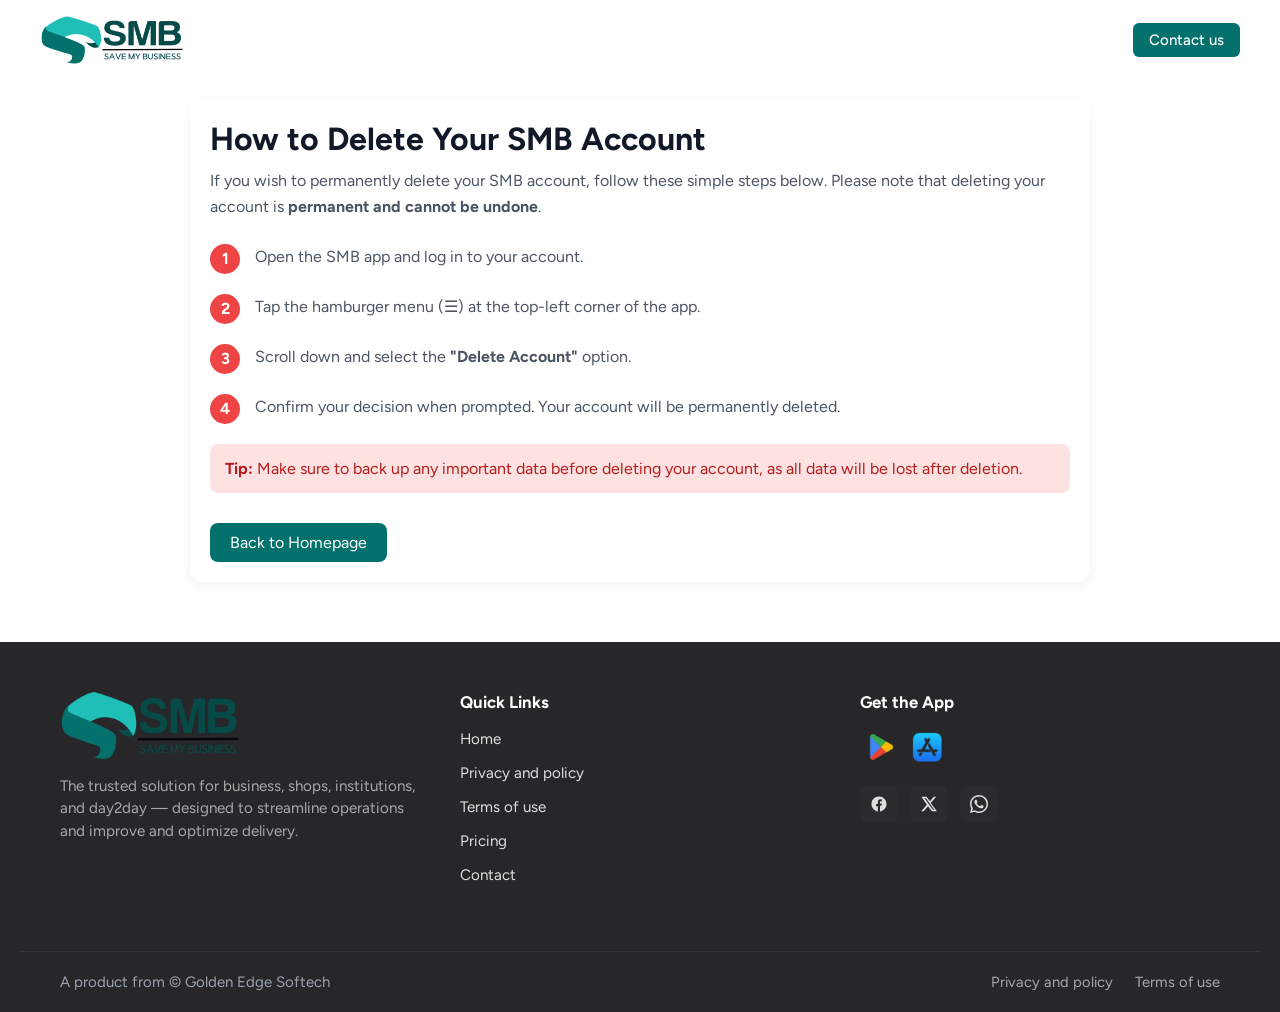
<file: deleteMyAccount.html>
<!doctype html>
<html>
  <head>
    <meta charset="utf-8" />
    <title>SMB - Delete My Account</title>
    <meta name="viewport" content="width=device-width, initial-scale=1" />
    <link rel="icon" href="images/SMB_AppIcon.png" type="image/svg+xml" />
    <link rel="stylesheet" href="css/styles.css" />

    <link
      rel="stylesheet"
      href="https://script.botconvo.com/chatbot-widget.css"
    />

    <chatbot-widget
      website="https://savemybusiness.com.ng/"
      api="pk_220pRXW1UiYRhJqdrXH2dBNrp1NRm1uBENGNljIfhPH"
    >
    </chatbot-widget>

    <script src="https://script.botconvo.com/chatbot-widget.iife.js"></script>
    <style>
      header.header {
        position: fixed;
        top: 0;
        left: 0;
        width: 100%;
        display: flex;
        justify-content: space-between;
        align-items: center;
        padding: 20px 40px;
        transition:
          background 0.3s,
          box-shadow 0.3s,
          color 0.3s;
        z-index: 1000;
        background: rgba(255, 255, 255, 0);
        color: #fff;
      }

      header.header.scrolled {
        background: #fff;
        box-shadow: 0 2px 6px rgba(0, 0, 0, 0.1);
        color: #fff;
      }

      header.header .logo {
        height: 50px;
      }

      header.header .contactBtn {
        text-decoration: none;
        font-weight: 500;
        color: inherit;
        padding: 8px 16px;
        border-radius: 6px;
        transition: background 0.3s;
      }

      header.header .contactBtn:hover {
        background: rgba(0, 0, 0, 0.05);
      }

      main.delete-account-container {
        margin-top: 100px;
      }
      .delete-account-container {
        max-width: 900px;
        margin: 60px auto;
        padding: 20px;
        background: #fff;
        border-radius: 12px;
        box-shadow: 0 4px 12px rgba(0, 0, 0, 0.05);
      }
      .delete-account-container h1 {
        font-size: 2rem;
        color: #111827;
        margin-bottom: 10px;
      }
      .delete-account-container p {
        color: #4b5563;
        margin-bottom: 25px;
        line-height: 1.6;
      }
      .steps {
        list-style: none;
        padding: 0;
        margin: 0;
      }
      .steps li {
        display: flex;
        gap: 15px;
        margin-bottom: 20px;
      }
      .steps li span {
        display: inline-block;
        min-width: 30px;
        height: 30px;
        background: #ef4444;
        color: #fff;
        border-radius: 50%;
        text-align: center;
        line-height: 30px;
        font-weight: bold;
      }
      .steps li p {
        margin: 0;
        color: #4b5563;
      }
      .tips {
        background: #fee2e2;
        padding: 15px;
        border-radius: 8px;
        color: #b91c1c;
        margin-top: 20px;
      }
      .back-dashboard {
        display: inline-block;
        margin-top: 30px;
        padding: 10px 20px;
        background: #05716c;
        color: #fff;
        border-radius: 8px;
        text-decoration: none;
      }
      .illustration {
        text-align: center;
        margin-bottom: 30px;
      }
      .illustration img {
        max-width: 200px;
      }
      .footer-credit {
        font-size: 15px;
        color: #9ca3af; /* gray-400 */
        text-align: center;
        text-decoration: none;
        transition: color 0.2s ease;
      }

      .footer-credit:hover {
        color: #fff;
      }
    </style>
  </head>
  <body>
    <header class="header">
      <img src="images/SMB_Logo.png" class="logo" alt="SMB Logo" />
      <a href="contactUs.html" class="contactBtn">Contact us</a>
    </header>

    <main class="delete-account-container">
      <h1>How to Delete Your SMB Account</h1>
      <p>
        If you wish to permanently delete your SMB account, follow these simple
        steps below. Please note that deleting your account is
        <strong>permanent and cannot be undone</strong>.
      </p>

      <ul class="steps">
        <li>
          <span>1</span>
          <p>Open the SMB app and log in to your account.</p>
        </li>
        <li>
          <span>2</span>
          <p>Tap the hamburger menu (☰) at the top-left corner of the app.</p>
        </li>
        <li>
          <span>3</span>
          <p>
            Scroll down and select the <strong>"Delete Account"</strong> option.
          </p>
        </li>
        <li>
          <span>4</span>
          <p>
            Confirm your decision when prompted. Your account will be
            permanently deleted.
          </p>
        </li>
      </ul>

      <div class="tips">
        <strong>Tip:</strong> Make sure to back up any important data before
        deleting your account, as all data will be lost after deletion.
      </div>

      <a href="index.html" class="back-dashboard">Back to Homepage</a>
    </main>

    <footer class="site-footer">
      <div class="footer-inner">
        <div class="footer-column footer-about">
          <img src="images/SMB_Logo.png" alt="SMB logo" class="footer-logo" />
          <p class="footer-desc">
            The trusted solution for business, shops, institutions, and day2day
            — designed to streamline operations and improve and optimize
            delivery.
          </p>
        </div>

        <div class="footer-column footer-links">
          <h4>Quick Links</h4>
          <ul>
            <li><a href="index.html">Home</a></li>
            <li><a href="privacyAndPolicy.html">Privacy and policy</a></li>
            <li><a href="termsOfUse.html">Terms of use</a></li>
            <li><a href="pricing.html">Pricing</a></li>
            <li><a href="contactUs.html">Contact</a></li>
          </ul>
        </div>

        <div class="footer-column footer-app">
          <h4>Get the App</h4>
          <div class="store-buttons">
            <a href="#" class="store-btn" aria-label="Download on Google Play">
              <img src="images/playStore.png" alt="Play Store" />
            </a>
            <a href="#" class="store-btn2" aria-label="Download on App Store">
              <img
                src="images/Anuradha_Kumari_says_-removebg-preview.png"
                alt="App Store"
              />
            </a>
          </div>

          <div class="socials" aria-label="Follow StoreHive">
            <a href="#" aria-label="Facebook" class="social-link">
              <svg
                width="18"
                height="18"
                viewBox="0 0 24 24"
                fill="currentColor"
                aria-hidden="true"
              >
                <path
                  d="M22 12.07C22 6.48 17.52 2 11.93 2S2 6.48 2 12.07C2 17.1 5.66 21.29 10.44 22v-7.03H8.08v-2.9h2.36V9.41c0-2.33 1.4-3.61 3.44-3.61.99 0 2.03.18 2.03.18v2.23h-1.14c-1.12 0-1.47.7-1.47 1.42v1.69h2.5l-.4 2.9h-2.1V22C18.34 21.29 22 17.1 22 12.07z"
                />
              </svg>
            </a>

            <a href="#" aria-label="X" class="social-link">
              <svg
                xmlns="http://www.w3.org/2000/svg"
                width="18"
                height="18"
                viewBox="0 0 24 24"
                fill="currentColor"
                aria-hidden="true"
              >
                <path
                  d="M18.244 2.25h3.308l-7.227 8.26L22.5 21.75h-6.597l-5.17-6.759-5.91 6.759H1.5l7.73-8.828L1.89 2.25H8.64l4.713 6.234 4.89-6.234zM17.19 19.602h1.833L7.935 4.286H6.003L17.19 19.602z"
                />
              </svg>
            </a>

            <a
              href="https://wa.me/2347081046759"
              target="_blank"
              rel="noopener noreferrer"
              aria-label="WhatsApp"
              class="social-link"
            >
              <svg
                xmlns="http://www.w3.org/2000/svg"
                width="18"
                height="18"
                viewBox="0 0 24 24"
                fill="currentColor"
                aria-hidden="true"
              >
                <path
                  d="M20.52 3.48A11.84 11.84 0 0 0 12 0C5.38 0 0 5.38 0 12c0 2.11.55 4.16 1.6 5.97L0 24l6.2-1.63A11.94 11.94 0 0 0 12 24c6.62 0 12-5.38 12-12 0-3.19-1.24-6.2-3.48-8.52zM12 22a9.93 9.93 0 0 1-5.08-1.39l-.36-.21-3.68.97.99-3.59-.23-.37A9.94 9.94 0 0 1 2 12C2 6.49 6.49 2 12 2c2.67 0 5.18 1.04 7.07 2.93A9.94 9.94 0 0 1 22 12c0 5.51-4.49 10-10 10zm5.41-7.6c-.3-.15-1.77-.87-2.04-.97s-.47-.15-.67.15c-.2.3-.77.97-.94 1.17-.17.2-.35.22-.65.07-.3-.15-1.26-.46-2.4-1.46-.89-.79-1.49-1.77-1.66-2.07-.17-.3-.02-.46.13-.61.13-.13.3-.35.45-.52.15-.17.2-.3.3-.5.1-.2.05-.37-.02-.52-.07-.15-.67-1.61-.92-2.2-.24-.58-.49-.5-.67-.51h-.57c-.2 0-.52.07-.79.37-.27.3-1.04 1.02-1.04 2.5s1.07 2.9 1.22 3.1c.15.2 2.1 3.2 5.08 4.49.71.31 1.27.49 1.7.63.71.23 1.35.2 1.86.12.57-.08 1.77-.72 2.02-1.42.25-.7.25-1.29.18-1.42-.07-.13-.27-.2-.57-.35z"
                />
              </svg>
            </a>
          </div>
        </div>
      </div>

      <div class="footer-bottom">
        <div class="footer-bottom-inner">
          <a
            href="https://www.gesoftech.com/"
            target="_blank"
            class="footer-credit"
          >
            A product from © Golden Edge Softech
          </a>
          <nav class="footer-legal">
            <a href="privacyAndPolicy.html">Privacy and policy</a>
            <a href="termsOfUse.html">Terms of use</a>
          </nav>
        </div>
      </div>
    </footer>
  </body>
</html>

<script>
  window.addEventListener("scroll", function () {
    const header = document.querySelector("header.header");
    if (window.scrollY > 50) {
      header.classList.add("scrolled");
    } else {
      header.classList.remove("scrolled");
    }
  });
</script>
</file>
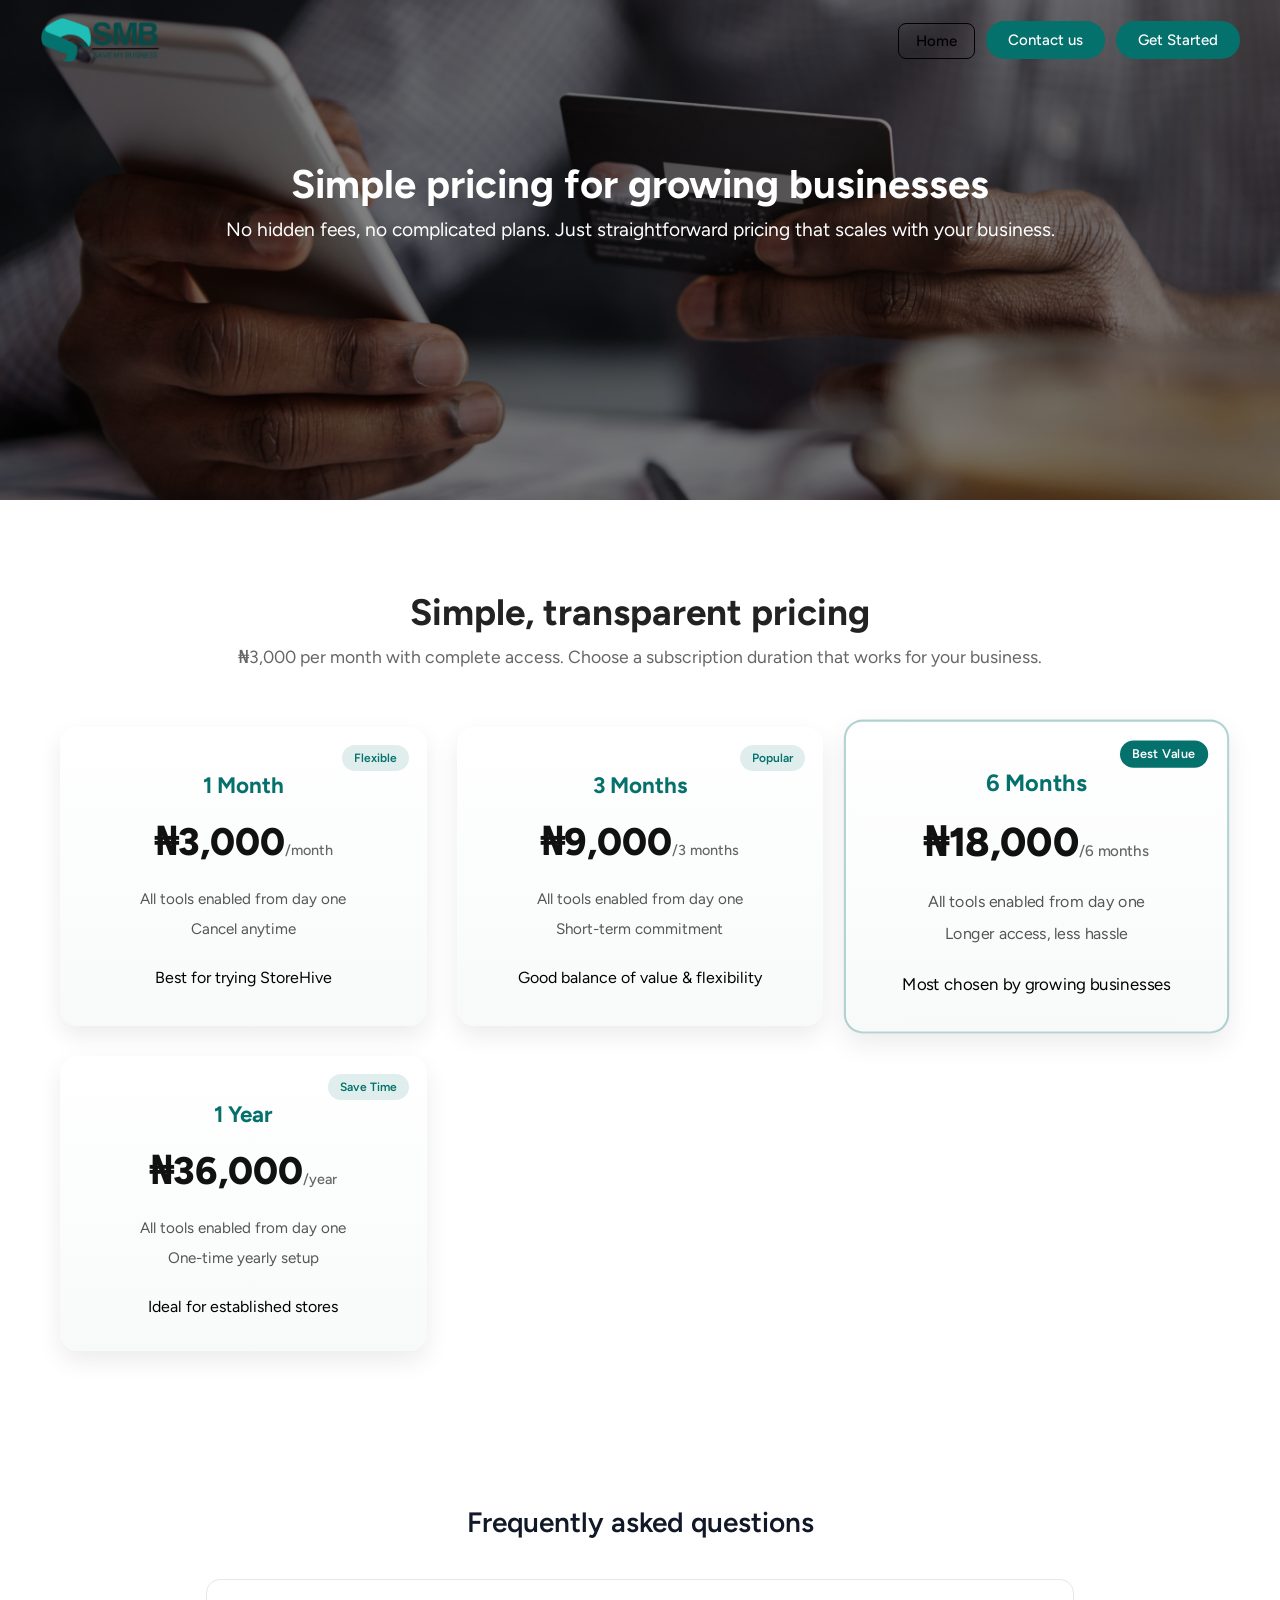
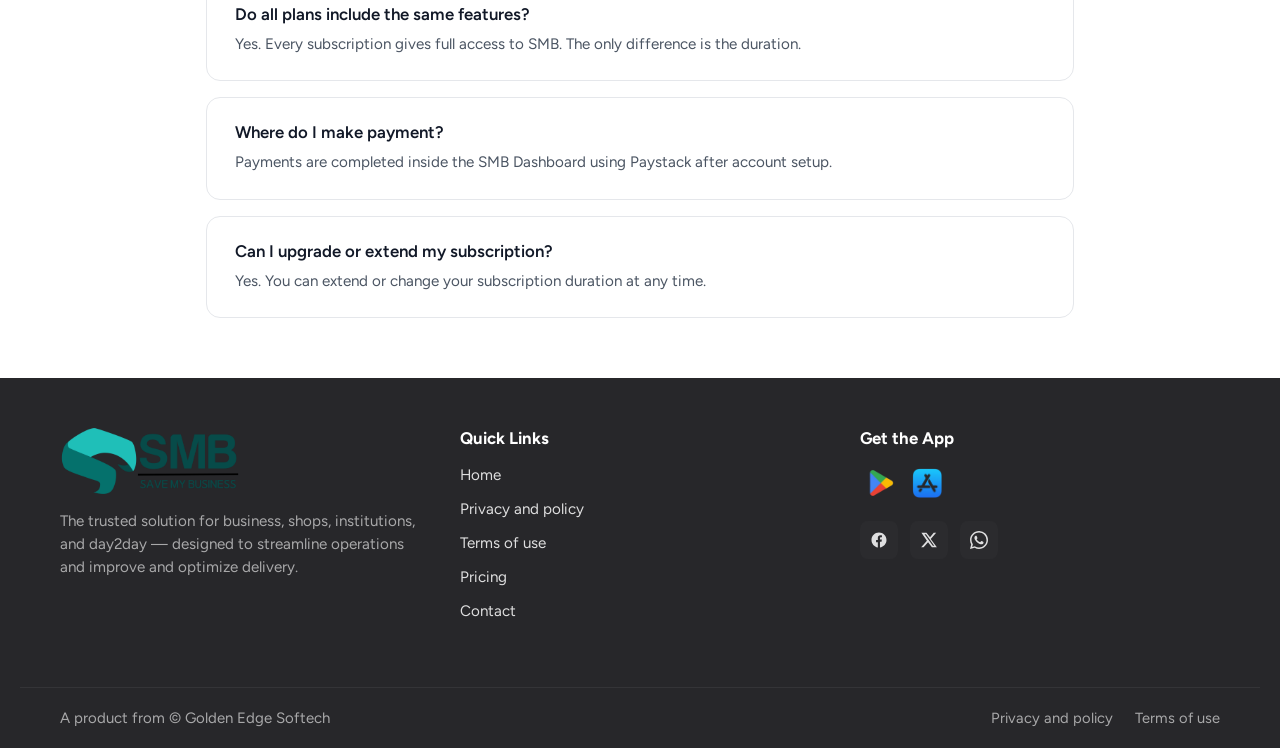
<file: pricing.html>
<!doctype html>
<html>
  <head>
    <meta charset="utf-8" />
    <title>Save-my-business-pricing</title>
    <meta name="viewport" content="width=device-width, initial-scale=1" />
    <link rel="icon" href="images/SMB_AppIcon.png" type="image/svg+xml" />
    <link
      rel="apple-touch-icon"
      sizes="180x180"
      href="images/SMB_AppIcon.png"
    />
    <link rel="icon" type="image/png" sizes="32x32" href="images/32x32.png" />
    <link rel="icon" type="image/png" sizes="16x16" href="images/16x16.png" />
    <link rel="stylesheet" href="css/pricing.css" />

    <link
      rel="stylesheet"
      href="https://script.botconvo.com/chatbot-widget.css"
    />

    <chatbot-widget
      website="https://savemybusiness.com.ng/"
      api="pk_220pRXW1UiYRhJqdrXH2dBNrp1NRm1uBENGNljIfhPH"
    >
    </chatbot-widget>

    <script src="https://script.botconvo.com/chatbot-widget.iife.js"></script>
  </head>
  <body>
    <!-- <p>Hello people</p> -->
    <script src="scripts/indexPricing.js"></script>
    <section class="hero">
      <div class="header">
        <img src="images/SMB_Logo.png" class="logo" />
        <!-- <a href="contact.html" class="contactBtn">Contact us</a> -->
        <div class="yeap">
          <a href="index.html" class="pricingBtn">Home</a>
          <a href="contactUs.html" class="contactBtn">Contact us</a>
          <a href="contactUs.html" class="contactBtn">Get Started</a>
          <button class="mobView" id="menuBtn">
            <svg
              xmlns="http://www.w3.org/2000/svg"
              width="32"
              height="32"
              viewBox="0 0 24 24"
            >
              <!-- Icon from Google Material Icons by Material Design Authors - https://github.com/material-icons/material-icons/blob/master/LICENSE -->
              <path fill="c" d="M3 18h18v-2H3zm0-5h18v-2H3zm0-7v2h18V6z" />
            </svg>
          </button>
        </div>
      </div>
      <div id="overlay" class="overlay"></div>

      <div class="sideMenu" id="sideMenu">
        <button class="closeBtn" id="closeBtn">&times;</button>
        <ul>
          <li class="links">
            <svg
              xmlns="http://www.w3.org/2000/svg"
              width="25"
              height="25"
              viewBox="0 0 24 24"
            >
              <!-- Icon from Huge Icons by Hugeicons - undefined -->
              <g fill="none" stroke="#4B5563" stroke-width="1.5">
                <path
                  d="M4.5 10c0-3.771 0-5.657 1.172-6.828S8.729 2 12.5 2H14c3.771 0 5.657 0 6.828 1.172S22 6.229 22 10v4c0 3.771 0 5.657-1.172 6.828S17.771 22 14 22h-1.5c-3.771 0-5.657 0-6.828-1.172S4.5 17.771 4.5 14z"
                />
                <path
                  stroke-linecap="round"
                  stroke-linejoin="round"
                  d="M4.5 6H2m2.5 6H2m2.5 6H2m13.275-9.507a2 2 0 1 1-4 0a2 2 0 0 1 4 0M9.32 15.716c1.058-1.63 2.739-2.24 3.955-2.239s2.847.61 3.906 2.24a.33.33 0 0 1 .025.344c-.247.439-1.016 1.31-1.57 1.369c-.638.067-2.307.077-2.36.077s-1.773-.01-2.41-.077c-.556-.06-1.324-.93-1.572-1.37c-.061-.109-.043-.238.026-.344"
                />
              </g>
            </svg>
            <a href="index.html">Home</a>
          </li>
          <li class="links">
            <svg
              xmlns="http://www.w3.org/2000/svg"
              width="25"
              height="25"
              viewBox="0 0 24 24"
            >
              <path
                fill="none"
                stroke="#4B5563"
                d="m12 3.19l7 3.11V11c0 4.52-2.98 8.69-7 9.93c-4.02-1.24-7-5.41-7-9.93V6.3zM12 1L3 5v6c0 5.55 3.84 10.74 9 12c5.16-1.26 9-6.45 9-12V5zm-1 6h2v2h-2zm0 4h2v6h-2z"
              />
            </svg>
            <a href="privacyAndPolicy.html">Privacy Policy</a>
          </li>
          <li class="links">
            <svg
              xmlns="http://www.w3.org/2000/svg"
              width="25"
              height="25"
              viewBox="0 0 24 24"
            >
              <!-- Icon from Solar by 480 Design - https://creativecommons.org/licenses/by/4.0/ -->
              <g fill="none" stroke="#4B5563" stroke-width="1.5">
                <circle cx="9" cy="9" r="2" />
                <path
                  d="M13 15c0 1.105 0 2-4 2s-4-.895-4-2s1.79-2 4-2s4 .895 4 2Z"
                />
                <path
                  d="M2 12c0-3.771 0-5.657 1.172-6.828S6.229 4 10 4h4c3.771 0 5.657 0 6.828 1.172S22 8.229 22 12s0 5.657-1.172 6.828S17.771 20 14 20h-4c-3.771 0-5.657 0-6.828-1.172S2 15.771 2 12Z"
                />
                <path stroke-linecap="round" d="M19 12h-4m4-3h-5m5 6h-3" />
              </g>
            </svg>
            <a href="termsOfUse.html">Terms of Use</a>
          </li>
        </ul>
      </div>
      <div class="hero-content">
        <h1>Simple pricing for growing businesses</h1>
        <p>
          No hidden fees, no complicated plans. Just straightforward pricing
          that scales with your business.
        </p>
      </div>
    </section>

    <section class="pricing">
      <h2 class="pricing-title">Simple, transparent pricing</h2>
      <p class="pricing-subtitle">
        ₦3,000 per month with complete access. Choose a subscription duration
        that works for your business.
      </p>

      <div class="pricing-grid">
        <!-- 1 Month -->
        <div class="pricing-card">
          <span class="plan-badge">Flexible</span>
          <h3>1 Month</h3>
          <p class="price">₦3,000<span>/month</span></p>
          <ul>
            <li>All tools enabled from day one</li>

            <li>Cancel anytime</li>
          </ul>
          <p class="pricing-note">Best for trying StoreHive</p>
        </div>

        <!-- 3 Months -->
        <div class="pricing-card">
          <span class="plan-badge">Popular</span>
          <h3>3 Months</h3>
          <p class="price">₦9,000<span>/3 months</span></p>
          <ul>
            <li>All tools enabled from day one</li>

            <li>Short-term commitment</li>
          </ul>
          <p class="pricing-note">Good balance of value & flexibility</p>
        </div>

        <!-- 6 Months -->
        <div class="pricing-card featured">
          <span class="plan-badge highlight">Best Value</span>
          <h3>6 Months</h3>
          <p class="price">₦18,000<span>/6 months</span></p>
          <ul>
            <li>All tools enabled from day one</li>

            <li>Longer access, less hassle</li>
          </ul>
          <p class="pricing-note">Most chosen by growing businesses</p>
        </div>

        <!-- 1 Year -->
        <div class="pricing-card">
          <span class="plan-badge">Save Time</span>
          <h3>1 Year</h3>
          <p class="price">₦36,000<span>/year</span></p>
          <ul>
            <li>All tools enabled from day one</li>

            <li>One-time yearly setup</li>
          </ul>
          <p class="pricing-note">Ideal for established stores</p>
        </div>

        <!-- 2 Years -->
        <!-- <div class="pricing-card">
          <span class="plan-badge">Long Term</span>
          <h3>2 Years</h3>
          <p class="price">₦72,000<span>/2 years</span></p>
          <ul>
            <li>All tools enabled from day one</li>

            <li>Peace of mind</li>
          </ul>
          <p class="pricing-note">For serious long-term users</p>
        </div>

        <!-- 5 Years 
        <div class="pricing-card">
          <span class="plan-badge">Commitment</span>
          <h3>5 Years</h3>
          <p class="price">₦180,000<span>/5 years</span></p>
          <ul>
            <li>All tools enabled from day one</li>

            <li>Maximum stability</li>
          </ul>
          <p class="pricing-note">Best for businesses planning ahead</p>
        </div> -->
      </div>
    </section>

    <section class="pricing-faq">
      <h3>Frequently asked questions</h3>

      <div class="faq-item">
        <h4>Do all plans include the same features?</h4>
        <p>
          Yes. Every subscription gives full access to SMB. The only
          difference is the duration.
        </p>
      </div>

      <div class="faq-item">
        <h4>Where do I make payment?</h4>
        <p>
          Payments are completed inside the SMB Dashboard using Paystack
          after account setup.
        </p>
      </div>

      <div class="faq-item">
        <h4>Can I upgrade or extend my subscription?</h4>
        <p>
          Yes. You can extend or change your subscription duration at any time.
        </p>
      </div>
    </section>

    <footer class="site-footer">
      <div class="footer-inner">
        <div class="footer-column footer-about">
          <img src="images/SMB_Logo.png" alt="SMB logo" class="footer-logo" />
          <p class="footer-desc">
            The trusted solution for business, shops, institutions, and day2day
            — designed to streamline operations and improve and optimize
            delivery.
          </p>
        </div>

        <div class="footer-column footer-links">
          <h4>Quick Links</h4>
          <ul>
            <li><a href="index.html">Home</a></li>
            <li><a href="privacyAndPolicy.html">Privacy and policy</a></li>
            <li><a href="termsOfUse.html">Terms of use</a></li>
            <li><a href="pricing.html">Pricing</a></li>
            <li><a href="contactUs.html">Contact</a></li>
          </ul>
        </div>

        <div class="footer-column footer-app">
          <h4>Get the App</h4>
          <div class="store-buttons">
            <a href="#" class="store-btn" aria-label="Download on Google Play">
              <img src="images/playStore.png" alt="Play Store" />
            </a>
            <a href="#" class="store-btn2" aria-label="Download on App Store">
              <img
                src="images/Anuradha_Kumari_says_-removebg-preview.png"
                alt="App Store"
              />
            </a>
          </div>

          <div class="socials" aria-label="Follow StoreHive">
            <a href="#" aria-label="Facebook" class="social-link">
              <svg
                width="18"
                height="18"
                viewBox="0 0 24 24"
                fill="currentColor"
                aria-hidden="true"
              >
                <path
                  d="M22 12.07C22 6.48 17.52 2 11.93 2S2 6.48 2 12.07C2 17.1 5.66 21.29 10.44 22v-7.03H8.08v-2.9h2.36V9.41c0-2.33 1.4-3.61 3.44-3.61.99 0 2.03.18 2.03.18v2.23h-1.14c-1.12 0-1.47.7-1.47 1.42v1.69h2.5l-.4 2.9h-2.1V22C18.34 21.29 22 17.1 22 12.07z"
                />
              </svg>
            </a>

            <a href="#" aria-label="X" class="social-link">
              <svg
                xmlns="http://www.w3.org/2000/svg"
                width="18"
                height="18"
                viewBox="0 0 24 24"
                fill="currentColor"
                aria-hidden="true"
              >
                <path
                  d="M18.244 2.25h3.308l-7.227 8.26L22.5 21.75h-6.597l-5.17-6.759-5.91 6.759H1.5l7.73-8.828L1.89 2.25H8.64l4.713 6.234 4.89-6.234zM17.19 19.602h1.833L7.935 4.286H6.003L17.19 19.602z"
                />
              </svg>
            </a>

            <a
              href="https://wa.me/2347081046759"
              target="_blank"
              rel="noopener noreferrer"
              aria-label="WhatsApp"
              class="social-link"
            >
              <svg
                xmlns="http://www.w3.org/2000/svg"
                width="18"
                height="18"
                viewBox="0 0 24 24"
                fill="currentColor"
                aria-hidden="true"
              >
                <path
                  d="M20.52 3.48A11.84 11.84 0 0 0 12 0C5.38 0 0 5.38 0 12c0 2.11.55 4.16 1.6 5.97L0 24l6.2-1.63A11.94 11.94 0 0 0 12 24c6.62 0 12-5.38 12-12 0-3.19-1.24-6.2-3.48-8.52zM12 22a9.93 9.93 0 0 1-5.08-1.39l-.36-.21-3.68.97.99-3.59-.23-.37A9.94 9.94 0 0 1 2 12C2 6.49 6.49 2 12 2c2.67 0 5.18 1.04 7.07 2.93A9.94 9.94 0 0 1 22 12c0 5.51-4.49 10-10 10zm5.41-7.6c-.3-.15-1.77-.87-2.04-.97s-.47-.15-.67.15c-.2.3-.77.97-.94 1.17-.17.2-.35.22-.65.07-.3-.15-1.26-.46-2.4-1.46-.89-.79-1.49-1.77-1.66-2.07-.17-.3-.02-.46.13-.61.13-.13.3-.35.45-.52.15-.17.2-.3.3-.5.1-.2.05-.37-.02-.52-.07-.15-.67-1.61-.92-2.2-.24-.58-.49-.5-.67-.51h-.57c-.2 0-.52.07-.79.37-.27.3-1.04 1.02-1.04 2.5s1.07 2.9 1.22 3.1c.15.2 2.1 3.2 5.08 4.49.71.31 1.27.49 1.7.63.71.23 1.35.2 1.86.12.57-.08 1.77-.72 2.02-1.42.25-.7.25-1.29.18-1.42-.07-.13-.27-.2-.57-.35z"
                />
              </svg>
            </a>
          </div>
        </div>
      </div>

      <div class="footer-bottom">
        <div class="footer-bottom-inner">
          <a
            href="https://www.gesoftech.com/"
            target="_blank"
            class="footer-credit"
          >
            A product from © Golden Edge Softech
          </a>
          <nav class="footer-legal">
            <a href="privacyAndPolicy.html">Privacy and policy</a>
            <a href="termsOfUse.html">Terms of use</a>
          </nav>
        </div>
      </div>
    </footer>
  </body>
</html>
</file>
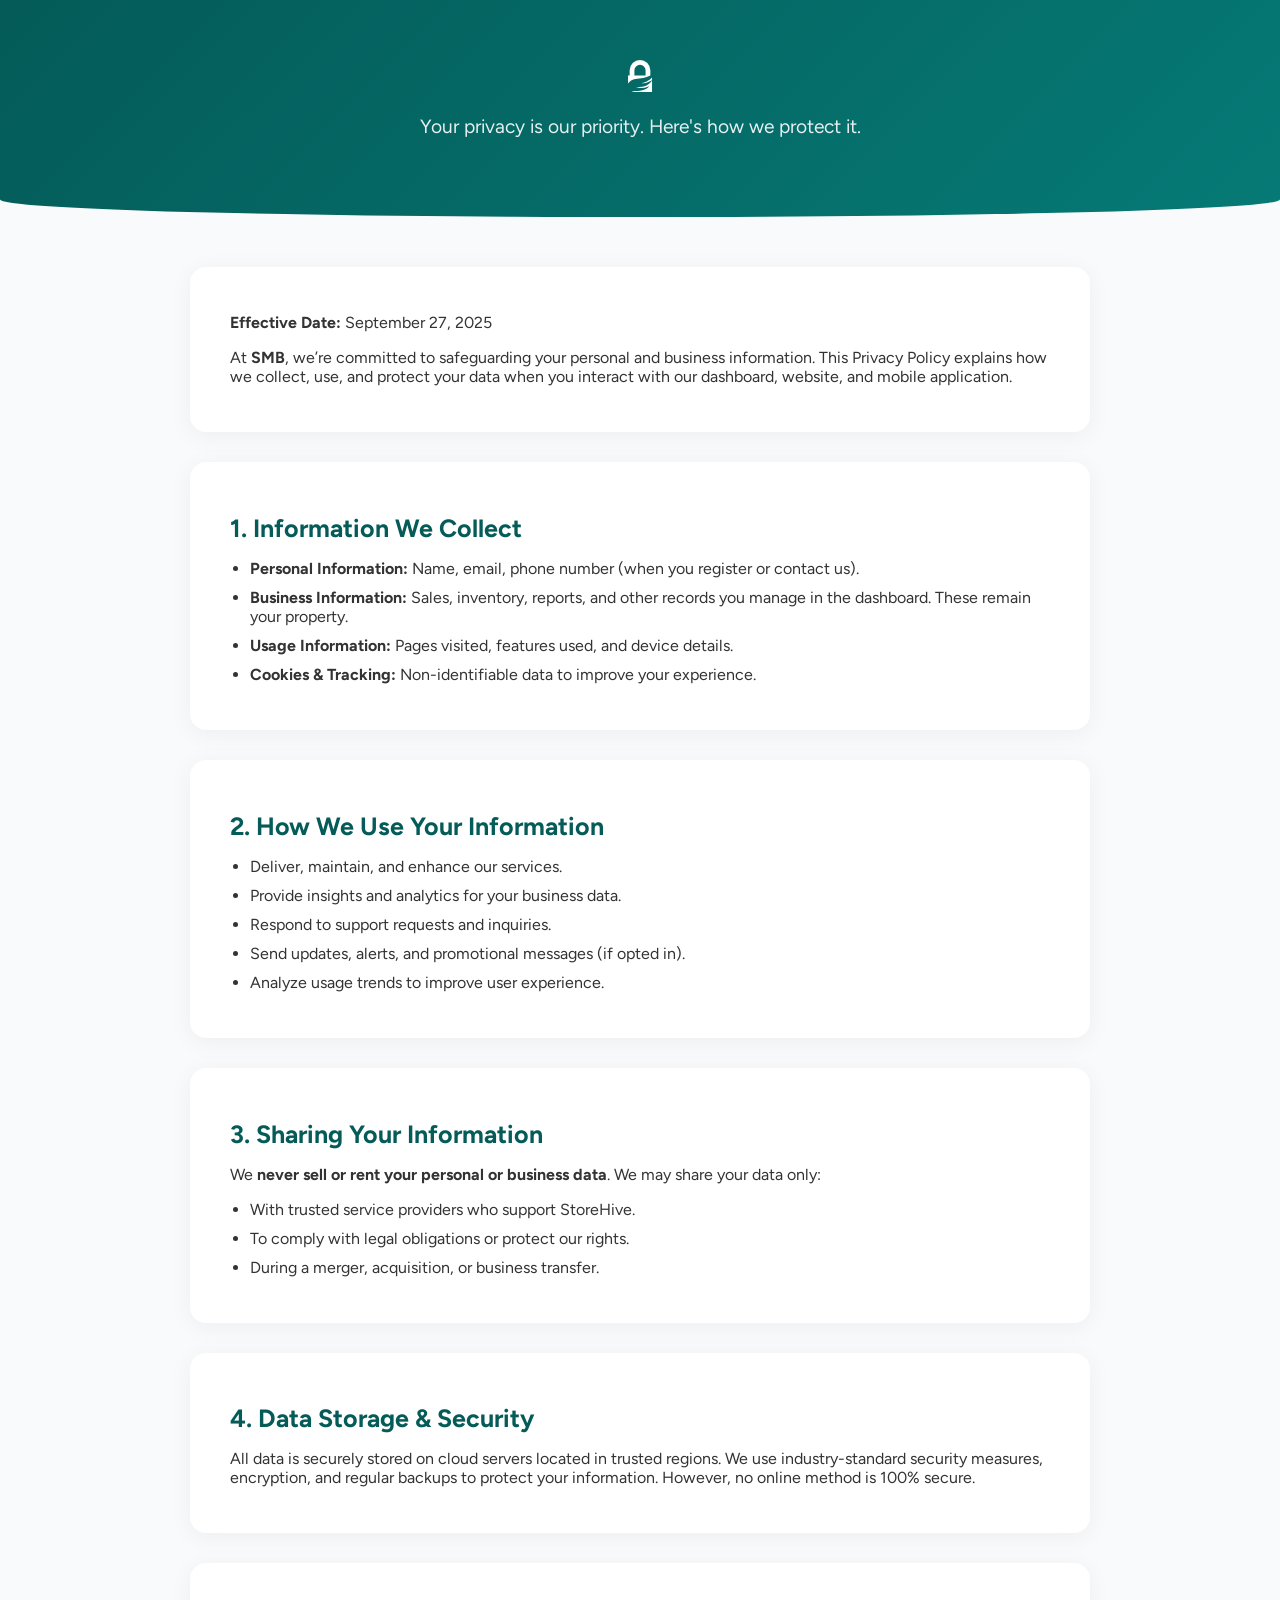
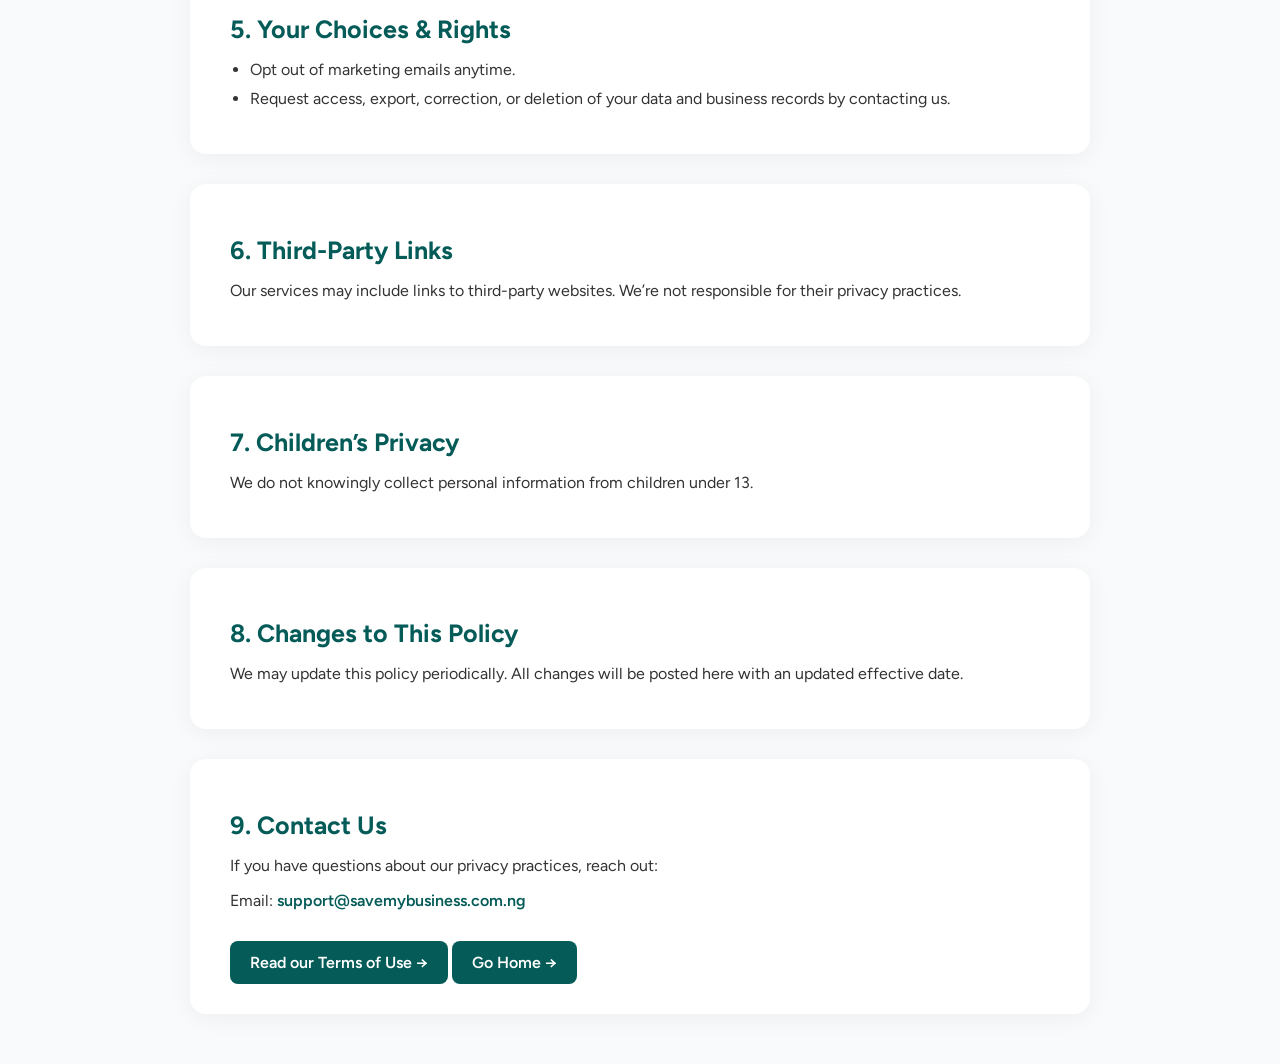
<file: privacyAndPolicy.html>
<!doctype html>
<html>
  <head>
    <meta charset="utf-8" />
    <title>Save-my-business-privacy-policy</title>
    <meta name="viewport" content="width=device-width, initial-scale=1" />
    <link rel="icon" href="images/SMB_AppIcon.png" type="image/svg+xml" />
    <link
      rel="apple-touch-icon"
      sizes="180x180"
      href="images/SMB_AppIcon.png"
    />
    <link rel="icon" type="image/png" sizes="32x32" href="images/32x32.png" />
    <link rel="icon" type="image/png" sizes="16x16" href="images/16x16.png" />
    <link rel="stylesheet" href="css/stylesP&P.css" />

    <link
      rel="stylesheet"
      href="https://script.botconvo.com/chatbot-widget.css"
    />

    <chatbot-widget
      website="https://savemybusiness.com.ng/"
      api="pk_220pRXW1UiYRhJqdrXH2dBNrp1NRm1uBENGNljIfhPH"
    >
    </chatbot-widget>

    <script src="https://script.botconvo.com/chatbot-widget.iife.js"></script>
  </head>

  <body>
    <header class="policy-header">
      <svg
        xmlns="http://www.w3.org/2000/svg"
        width="32"
        height="32"
        viewBox="0 0 24 24"
      >
        <!-- Icon from Simple Icons by Simple Icons Collaborators -->
        <path
          fill="#fff"
          d="M2.968 11.583h1.274v-3.82A7.76 7.76 0 0 1 12.005 0a7.76 7.76 0 0 1 7.762 7.763v3.783c-.018.01-.037.028-.056.037l-.01.01l-.008.009h-.01l-.01.01l-.009.009h-.028l-.018.018h-.02l-.018.01h-.01l-.009.01l-.009.009h-.01l-.009.009l-.009.01l-.01.009l-.009.009l-.028.019l-.019.01l-.028.018l-.018.01l-.02.009l-.027.018l-.019.01l-.01.009l-.027.019l-.02.01l-.046.027l-.019.01l-.018.009l-.02.01h-.008l-.057.027h-.019c-.018.01-.037.02-.065.038h-.01l-.009.01l-.028.018l-.018.01l-.029.018l-.018.01h-.01l-.028.018l-.018.01l-.02.009c-.018.01-.046.019-.065.028l-.018.01l-.02.009l-.037.018l-.037.02l-.047.018l-.047.019l-.019.009l-.037.019l-.019.01c-1.545.739-4.017 1.516-8.708 1.853c-3.362.244-5.403 1.723-6.724 3.502zm4.842 0h8.371v-3.82a4.184 4.184 0 0 0-4.186-4.186A4.184 4.184 0 0 0 7.81 7.763zm13.222 1.461V24H5.572c1.704-.946 2.968-.852 5.075-.787c2.865.094 6.03-1.105 7.585-2.696s-.14-.375-1.901.074c-1.76.45-5.17.497-7.454-.103c7.173.094 9.973-2.219 11.555-4.307c1.583-2.079-.683-.365-2.153.356c-1.47.72-4.036 1.227-6.864.852c4.27-.01 7.52-2.144 9.607-4.345z"
        />
      </svg>
      <p>Your privacy is our priority. Here's how we protect it.</p>
    </header>

    <main class="policy-container">
      <section>
        <p><strong>Effective Date:</strong> September 27, 2025</p>
        <p>
          At <strong>SMB</strong>, we’re committed to safeguarding your personal
          and business information. This Privacy Policy explains how we collect,
          use, and protect your data when you interact with our dashboard,
          website, and mobile application.
        </p>
      </section>

      <section>
        <h2>1. Information We Collect</h2>
        <ul>
          <li>
            <strong>Personal Information:</strong> Name, email, phone number
            (when you register or contact us).
          </li>
          <li>
            <strong>Business Information:</strong> Sales, inventory, reports,
            and other records you manage in the dashboard. These remain your
            property.
          </li>
          <li>
            <strong>Usage Information:</strong> Pages visited, features used,
            and device details.
          </li>
          <li>
            <strong>Cookies & Tracking:</strong> Non-identifiable data to
            improve your experience.
          </li>
        </ul>
      </section>

      <section>
        <h2>2. How We Use Your Information</h2>
        <ul>
          <li>Deliver, maintain, and enhance our services.</li>
          <li>Provide insights and analytics for your business data.</li>
          <li>Respond to support requests and inquiries.</li>
          <li>Send updates, alerts, and promotional messages (if opted in).</li>
          <li>Analyze usage trends to improve user experience.</li>
        </ul>
      </section>

      <section>
        <h2>3. Sharing Your Information</h2>
        <p>
          We <strong>never sell or rent your personal or business data</strong>.
          We may share your data only:
        </p>
        <ul>
          <li>With trusted service providers who support StoreHive.</li>
          <li>To comply with legal obligations or protect our rights.</li>
          <li>During a merger, acquisition, or business transfer.</li>
        </ul>
      </section>

      <section>
        <h2>4. Data Storage & Security</h2>
        <p>
          All data is securely stored on cloud servers located in trusted
          regions. We use industry-standard security measures, encryption, and
          regular backups to protect your information. However, no online method
          is 100% secure.
        </p>
      </section>

      <section>
        <h2>5. Your Choices & Rights</h2>
        <ul>
          <li>Opt out of marketing emails anytime.</li>
          <li>
            Request access, export, correction, or deletion of your data and
            business records by contacting us.
          </li>
        </ul>
      </section>

      <section>
        <h2>6. Third-Party Links</h2>
        <p>
          Our services may include links to third-party websites. We’re not
          responsible for their privacy practices.
        </p>
      </section>

      <section>
        <h2>7. Children’s Privacy</h2>
        <p>
          We do not knowingly collect personal information from children under
          13.
        </p>
      </section>

      <section>
        <h2>8. Changes to This Policy</h2>
        <p>
          We may update this policy periodically. All changes will be posted
          here with an updated effective date.
        </p>
      </section>

      <section class="contact-section">
        <h2>9. Contact Us</h2>
        <p>If you have questions about our privacy practices, reach out:</p>
        <p>
          Email:
          <a href="mailto:support@savemybusiness.com.ng"
            >support@savemybusiness.com.ng</a
          >
        </p>
        <a href="termsOfUse.html" class="terms-link">Read our Terms of Use →</a>
        <a href="index.html" class="privacy-link">Go Home →</a>
      </section>
    </main>
  </body>
</html>
</file>
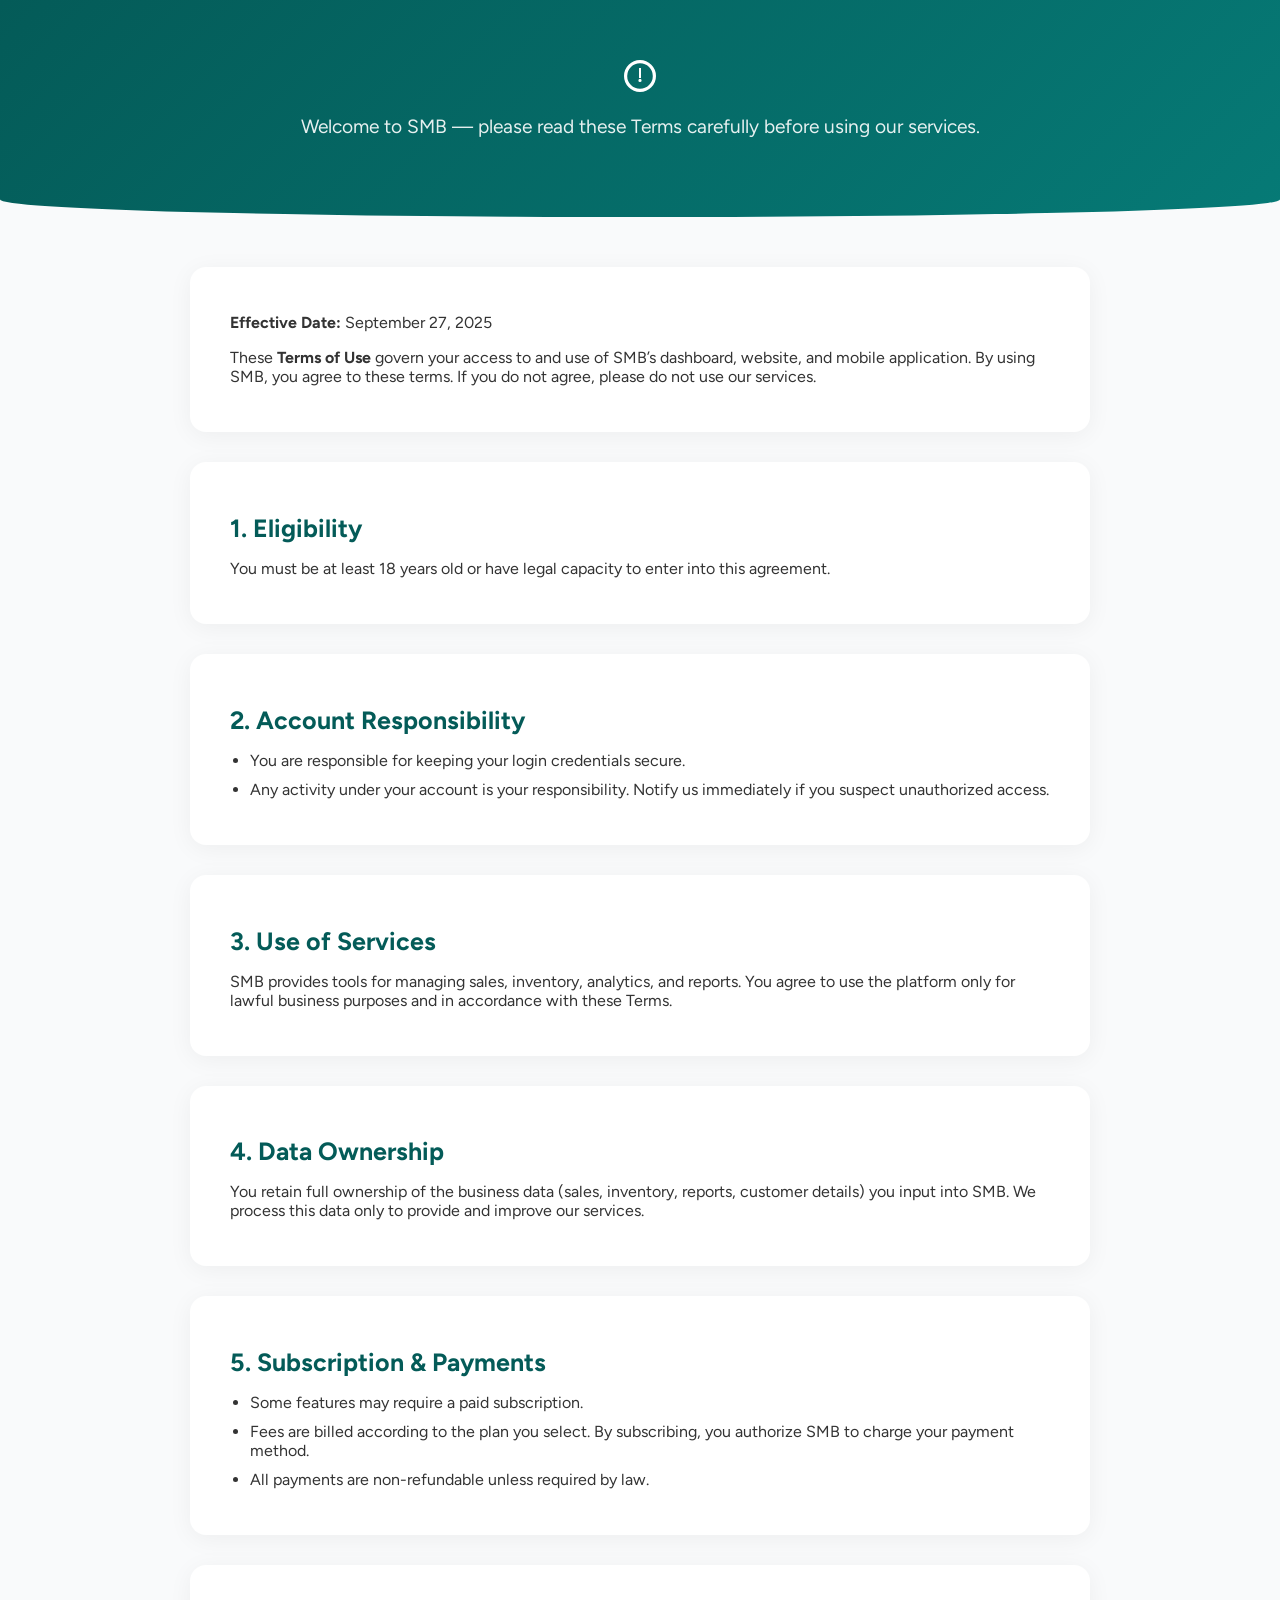
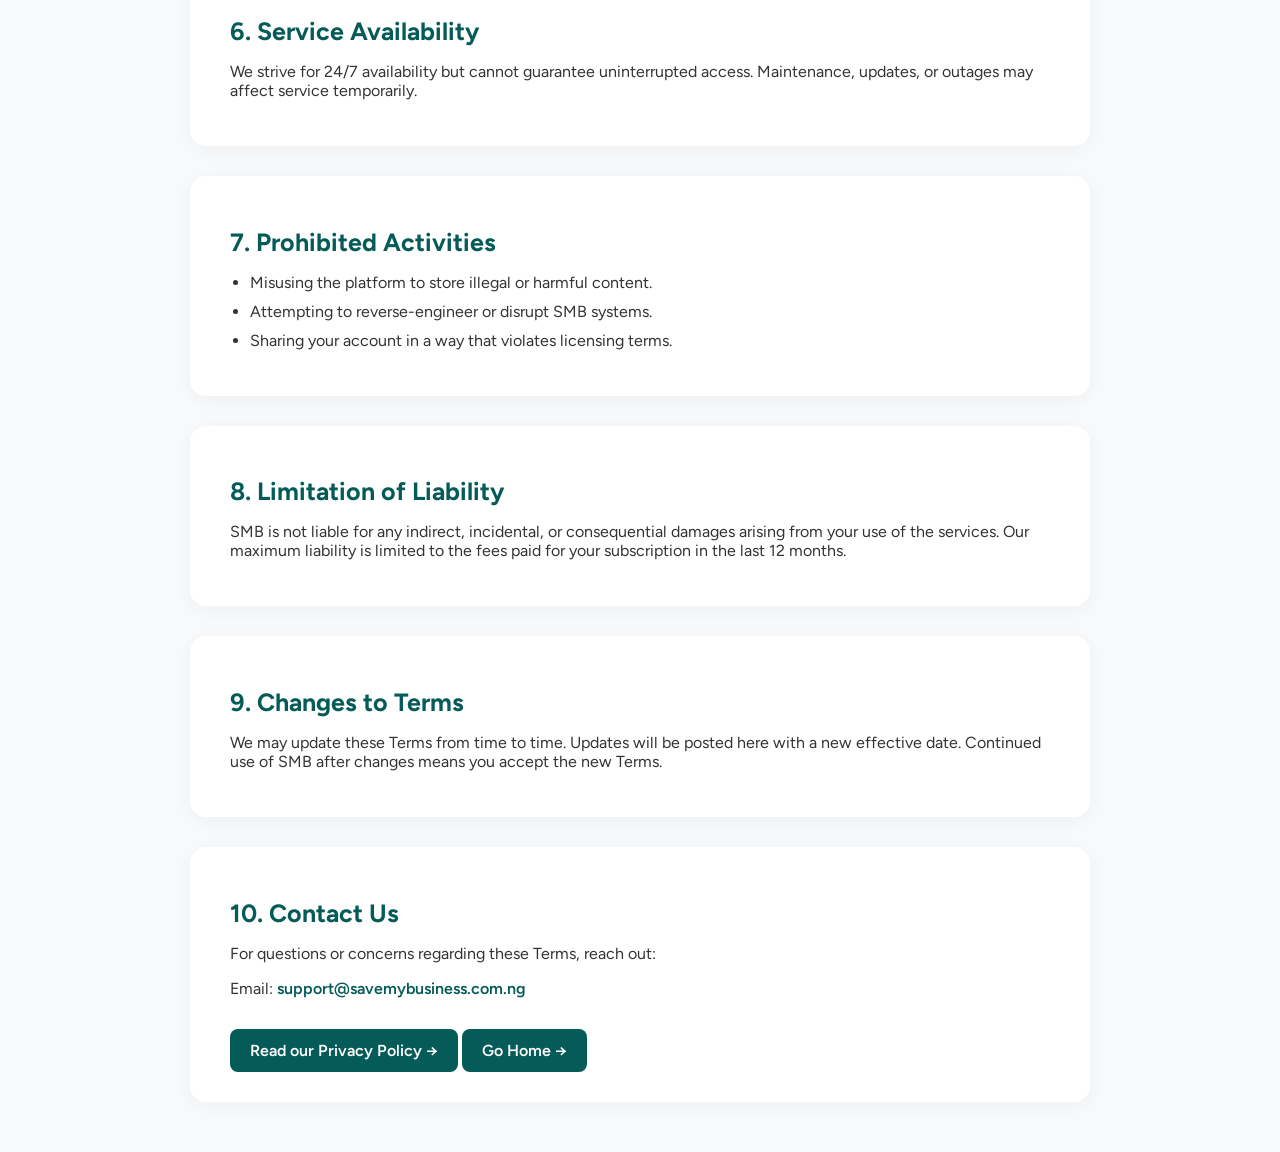
<file: termsOfUse.html>
<!doctype html>
<html>
  <head>
    <meta charset="utf-8" />
    <title>Save-my-business-terms-of-use</title>
    <meta name="viewport" content="width=device-width, initial-scale=1" />
    <link rel="icon" href="images/SMB_AppIcon.png" type="image/svg+xml" />
    <link
      rel="apple-touch-icon"
      sizes="180x180"
      href="images/SMB_AppIcon.png"
    />
    <link rel="icon" type="image/png" sizes="32x32" href="images/32x32.png" />
    <link rel="icon" type="image/png" sizes="16x16" href="images/16x16.png" />
    <link rel="stylesheet" href="css/stylesP&P.css" />

    <link
      rel="stylesheet"
      href="https://script.botconvo.com/chatbot-widget.css"
    />

    <chatbot-widget
      website="https://savemybusiness.com.ng/"
      api="pk_220pRXW1UiYRhJqdrXH2dBNrp1NRm1uBENGNljIfhPH"
    >
    </chatbot-widget>

    <script src="https://script.botconvo.com/chatbot-widget.iife.js"></script>
  </head>

  <body>
    <header class="terms-header">
      <svg
        xmlns="http://www.w3.org/2000/svg"
        width="32"
        height="32"
        viewBox="0 0 24 24"
      >
        <!-- Icon from Simple Icons by Simple Icons Collaborators -->
        <path
          fill="#fff"
          d="M12 0a12 12 0 1 0 12 12A12.014 12.014 0 0 0 12 0zm0 21.6A9.6 9.6 0 1 1 21.6 12 9.611 9.611 0 0 1 12 21.6zM11.25 6h1.5v7.5h-1.5zm.75 10.5a1.2 1.2 0 1 1 1.2-1.2a1.2 1.2 0 0 1-1.2 1.2z"
        />
      </svg>
      <p>
        Welcome to SMB — please read these Terms carefully before using our
        services.
      </p>
    </header>

    <main class="terms-container">
      <section>
        <p><strong>Effective Date:</strong> September 27, 2025</p>
        <p>
          These <strong>Terms of Use</strong> govern your access to and use of
          SMB’s dashboard, website, and mobile application. By using SMB, you
          agree to these terms. If you do not agree, please do not use our
          services.
        </p>
      </section>

      <section>
        <h2>1. Eligibility</h2>
        <p>
          You must be at least 18 years old or have legal capacity to enter into
          this agreement.
        </p>
      </section>

      <section>
        <h2>2. Account Responsibility</h2>
        <ul>
          <li>
            You are responsible for keeping your login credentials secure.
          </li>
          <li>
            Any activity under your account is your responsibility. Notify us
            immediately if you suspect unauthorized access.
          </li>
        </ul>
      </section>

      <section>
        <h2>3. Use of Services</h2>
        <p>
          SMB provides tools for managing sales, inventory, analytics, and
          reports. You agree to use the platform only for lawful business
          purposes and in accordance with these Terms.
        </p>
      </section>

      <section>
        <h2>4. Data Ownership</h2>
        <p>
          You retain full ownership of the business data (sales, inventory,
          reports, customer details) you input into SMB. We process this data
          only to provide and improve our services.
        </p>
      </section>

      <section>
        <h2>5. Subscription & Payments</h2>
        <ul>
          <li>Some features may require a paid subscription.</li>
          <li>
            Fees are billed according to the plan you select. By subscribing,
            you authorize SMB to charge your payment method.
          </li>
          <li>All payments are non-refundable unless required by law.</li>
        </ul>
      </section>

      <section>
        <h2>6. Service Availability</h2>
        <p>
          We strive for 24/7 availability but cannot guarantee uninterrupted
          access. Maintenance, updates, or outages may affect service
          temporarily.
        </p>
      </section>

      <section>
        <h2>7. Prohibited Activities</h2>
        <ul>
          <li>Misusing the platform to store illegal or harmful content.</li>
          <li>Attempting to reverse-engineer or disrupt SMB systems.</li>
          <li>Sharing your account in a way that violates licensing terms.</li>
        </ul>
      </section>

      <section>
        <h2>8. Limitation of Liability</h2>
        <p>
          SMB is not liable for any indirect, incidental, or consequential
          damages arising from your use of the services. Our maximum liability
          is limited to the fees paid for your subscription in the last 12
          months.
        </p>
      </section>

      <section>
        <h2>9. Changes to Terms</h2>
        <p>
          We may update these Terms from time to time. Updates will be posted
          here with a new effective date. Continued use of SMB after changes
          means you accept the new Terms.
        </p>
      </section>

      <section class="contact-section">
        <h2>10. Contact Us</h2>
        <p>For questions or concerns regarding these Terms, reach out:</p>
        <p>
          Email:
          <a href="mailto:support@savemybusiness.com.ng"
            >support@savemybusiness.com.ng</a
          >
        </p>
        <a href="privacyAndPolicy.html" class="privacy-link"
          >Read our Privacy Policy →</a
        >
        <a href="index.html" class="privacy-link">Go Home →</a>
      </section>
    </main>
  </body>
</html>
</file>
<file: css/styles.css>
@import url('https://fonts.bunny.net/css?family=figtree:300,300i,400,400i,500,500i,600,600i,700,700i,800,800i,900,900i');
* {
  margin: 0;
  padding: 0;
  box-sizing: border-box;
  font-family: 'Figtree', sans-serif;
  scroll-behavior: smooth;
}
.hero {
  height: 100vh;
  position: relative;
  background:
    linear-gradient(rgba(0, 0, 0, 0.5), rgba(0, 0, 0, 0.5)),
    url('../images/black-businessman-happy-expression (1).jpg') center/cover no-repeat;
  padding-top: 100px;
  color: white;
}

.A {
  text-decoration: none;
  color: black;
  display: inline-flex;
  align-items: center;
}

.header {
  position: fixed;
  top: 0;
  left: 0;
  width: 100%;
  height: 80px;
  padding: 0 40px;
  display: flex;
  justify-content: space-between;
  align-items: center;
  background: transparent;
  transition:
    background-color 0.3s ease,
    box-shadow 0.3s ease,
    backdrop-filter 0.3s ease;
  z-index: 1000;
}

.header.scrolled {
  background-color: white;
  box-shadow: 0 2px 8px rgba(0, 0, 0, 0.1);
}

.logo {
  width: 12%;
}

.btnpop {
  display: flex;
  flex-direction: row;
  gap: 7px;
}

.yeap {
  display: flex;
  align-items: end;
  gap: 11px;
}

.contactBtn {
  padding: 10px 22px;
  background-color: #05716c;
  display: inline-block;
  color: #fff;
  border-radius: 25px;
  font-size: 15px;
  font-weight: 500;
  text-decoration: none;
  transition:
    transform 0.3s ease,
    background 0.3s ease;
}
.contactBtn:hover {
  background-color: #045b58;
  transform: translateY(-3px);
}

.pricingBtn {
  padding: 8px 17px;
  /* background-color: #fff; */
  border: 1px black solid;
  display: inline-block;
  color: #000;
  border-radius: 8px;
  font-size: 15px;
  font-weight: 500;
  text-decoration: none;
  transition:
    transform 0.3s ease,
    background 0.3s ease;
}

.mobView {
  display: none;
  background-color: transparent;
  border: none;
  cursor: pointer;
}

.overlay {
  position: fixed;
  top: 0;
  left: 0;
  width: 100%;
  height: 100%;
  background: rgba(0, 0, 0, 0.5);
  opacity: 0;
  pointer-events: none;
  transition: opacity 0.3s ease;
  z-index: 999;
}

.overlay.active {
  opacity: 1;
  pointer-events: all;
}

.divider {
  display: flex;
  flex-direction: column;
  justify-items: space-between;
}

/* Side menu */
.sideMenu {
  position: fixed;
  top: 0;
  right: -280px; /* hidden offscreen */
  width: 260px;
  height: 100%;
  background: #fff;
  box-shadow: -2px 0 8px rgba(0, 0, 0, 0.15);
  transition: right 0.3s ease;
  z-index: 1000;
  padding: 20px;
}

.sideMenu.active {
  right: 0; /* slide in */
}

.sideMenu .closeBtn {
  background: none;
  border: none;
  font-size: 28px;
  cursor: pointer;
  color: #333;
  margin-bottom: 20px;
  float: right;
}

.sideMenu ul {
  list-style: none;
  padding: 0;
  margin: 50px 0 0 0;
}

.sideMenu ul li {
  margin: 20px 0;
}

.sideMenu ul li a {
  text-decoration: none;
  font-size: 1.1rem;
  color: #333;
  font-weight: 600;
  transition: color 0.3s ease;
}

.sideMenu ul li a:hover {
  color: #333;
}

.links {
  display: flex;
  flex-direction: row;
  gap: 8px;
  align-items: center;
  padding: 10px 5px;
  width: 300px;
  /* Gradient that starts strong on the left and fades out */
  background: linear-gradient(to right, rgba(5, 113, 108, 0.15), rgba(5, 113, 108, 0));
  border-top-left-radius: 5px;
  border-top-right-radius: 5px;
  transition: background 0.3s ease;
}

.links:hover {
  background: linear-gradient(to right, rgba(5, 113, 108, 0.3), rgba(5, 113, 108, 0.05));
}

.links a {
  text-decoration: none;
  color: #333;
  font-weight: 600;
}

.links svg {
  flex-shrink: 0;
  color: #4b5563;
}

/* Mobile view: show burger, hide contact */
@media (max-width: 768px) {
  .contactBtn {
    display: none;
  }
  .pricingBtn {
    display: none;
  }
  .mobView {
    display: block;
  }
  .header {
    height: 70px;
    padding: 0 20px; /* tighter padding on mobile */
  }
  .logo {
    width: 35%; /* bigger logo on smaller screens */
  }
}

.device-group {
  display: flex;
  align-items: flex-start;
  transform: translateX(-20px);
  /* max-height: 360px; */
}

.dash.laptop {
  max-height: 450px;
  border-radius: 0;
  box-shadow: none;
  transform: rotate(-2deg);
  transition: transform 0.4s ease;
}

.device-group:hover .dash.laptop {
  transform: rotate(-1deg) scale(1.03);
}

.content {
  display: flex;
  align-items: center;
  justify-content: space-between;
  gap: 60px;
  padding: 60px 80px;
  overflow: hidden;
}

.app-section {
  flex: 1;
  max-width: 550px;
  margin-bottom: 70px;
}

.app-section h1 {
  font-size: 2.8rem;
  font-weight: 700;
  margin-bottom: 20px;
}

.app-section p {
  font-size: 1.2rem;
  line-height: 1.6;
  margin-bottom: 25px;
}

.download-btn2 {
  display: inline-flex;
  align-items: center;
  gap: 10px;
  background-color: #fff;
  color: #045b58;
  padding: 14px 24px;
  border-radius: 10px;
  border: none;
  cursor: pointer;
  font-size: 1rem;
  font-weight: 600;
  transition:
    transform 0.3s ease,
    background 0.3s ease;
}
.download-btn2:hover {
  background-color: #fff;
  transform: translateY(-3px);
}

.download-btn {
  display: inline-flex;
  align-items: center;
  gap: 10px;
  background-color: #045b58;
  color: white;
  padding: 14px 24px;
  border-radius: 10px;
  border: none;
  cursor: pointer;
  font-size: 1rem;
  font-weight: 600;
  transition:
    transform 0.3s ease,
    background 0.3s ease;
}
.download-btn:hover {
  background-color: #034644;
  transform: translateY(-3px);
}
.btn-icon {
  width: 22px;
  height: 22px;
  object-fit: contain;
}

.center-container {
  display: flex;
  justify-content: center;
  align-items: center;
}

.dashboard-btn {
  display: inline-flex;
  justify-content: center;
  align-items: center;
  gap: 10px;
  background-color: #045b58;
  color: white;
  padding: 14px 24px;
  border-radius: 10px;
  text-decoration: none; /* remove underline */
  font-size: 1rem;
  font-weight: 600;
  transition:
    transform 0.3s ease,
    background 0.3s ease;
}

.dashboard-btn:hover {
  background-color: #034644;
  transform: translateY(-3px);
}

@media (max-width: 400px) {
  /* .center-container {
    display: none;
  } */
}

/* ✅ Mobile view: 400px and below */
@media (max-width: 400px) {
  .app-section {
    /* max-width: 100%; */
    padding: 0 15px;
    position: relative;
    bottom: 30px;
    right: 30px;
  }

  .app-section h1 {
    font-size: 1.8rem;
    line-height: 1.3;
    width: 300px;
  }

  .app-section p {
    font-size: 0.95rem;
    line-height: 1.5;
  }

  .download-btn {
    width: 240px; 
    justify-content: center;
    padding: 12px 18px;
    font-size: 0.95rem;
    border-radius: 8px;
  }
  .download-btn2 {
    width: 240px; 
    justify-content: center;
    padding: 12px 18px;
    font-size: 0.95rem;
    border-radius: 8px;
  }
  .btn-icon {
    width: 20px;
    height: 20px;
  }
  .btnpop {
    display: flex;
    flex-direction: column;
  }
}

/* Responsive */
@media (max-width: 1240px) {
  .dash.laptop {
    max-height: 400px;
  }
}

@media (max-width: 1175px) {
  .app-section h1 {
    font-size: 2.5rem;
  }
  .app-section p {
    font-size: 1rem;
  }
  .content {
    gap: 40px;
  }
}

@media (max-width: 1108px) {
  .content {
    padding: 40px 60px;
  }
}

@media (max-width: 1067px) {
  .app-section h1 {
    font-size: 2.2rem;
  }
  .A {
    font-size: 15px;
  }
}

@media (max-width: 1020px) {
  .dash.laptop {
    max-height: 350px;
  }
  .content {
    margin-top: 20px;
  }
  .logo {
    width: 18%;
  }
}

@media (max-width: 950px) {
  .A {
    font-size: 13px;
  }
}

@media (max-width: 900px) {
  .dash.laptop {
    max-height: 300px;
  }
  .content {
    margin-top: 40px;
  }
  .logo {
    width: 20%;
  }
}

@media (max-width: 800px) {
  .mainOne {
    display: none; /* Hide laptop image */
  }
  .app-section {
    margin-top: 40px;
  }
  .logo {
    width: 23%;
  }
}

@media (max-width: 700px) {
  .logo {
    width: 26%;
  }
}

@media (max-width: 600px) {
  .logo {
    width: 28%;
  }
}

@media (max-width: 400px) {
  .logo {
    width: 35%;
  }
  /* .download-btn2 {
    display: none;
  } */
  .A {
    font-size: 18px;
  }
}

.dashboard-overview {
  padding: 80px 20px;
  background: #fafafa;
}

.overview-container {
  display: flex;
  flex-wrap: wrap;
  align-items: center;
  gap: 60px;
  max-width: 1200px;
  margin: 0 auto;
}

.overview-text {
  flex: 1;
  min-width: 300px;
  max-width: 550px;
  line-height: 1.8;
  padding-right: 20px;
}

.overview-text h2 {
  font-size: 2.2rem;
  margin-bottom: 25px;
}

.overview-text p {
  font-size: 1.15rem;
  margin-bottom: 25px;
}

.overview-text ul {
  list-style: none;
  padding: 0;
  margin: 0;
}

.overview-text li {
  margin-bottom: 18px;
  font-size: 1.05rem;
}

@media (max-width: 1282px) {
  .overview-text {
    min-width: 270px;
    max-width: 530px;
    line-height: 1.5;
    margin-left: 25px;
  }
}

@media (max-width: 1145px) {
  .overview-text {
    min-width: 250px;
    max-width: 500px;
    line-height: 1.3;
    margin-left: 40px;
  }
  .overview-image {
    min-width: 250px;
    width: 90%;
  }
}

@media (max-width: 1000px) {
  .overview-text {
    min-width: 200px;
    max-width: 450px;
    /* line-height: 1; */
    margin-left: 30px;
  }
  .overview-image {
    min-width: 400px;
    /* width: 90%; */
  }
  .overview-container {
    gap: 40px;
  }
  .overview-text h2 {
    font-size: 25px;
    margin-bottom: 23px;
  }

  .overview-text p {
    font-size: 15px;
    margin-bottom: 23px;
  }
}

@media (max-width: 900px) {
  .overview-container {
    flex-direction: column;
    text-align: center;
    gap: 40px;
  }

  .overview-text {
    max-width: 80%;
    margin: 0 auto;
    padding-right: 0;
  }

  .overview-text h2 {
    font-size: 2rem;
  }

  .overview-text p {
    font-size: 1rem;
  }

  .overview-list li {
    text-align: left;
  }

  .overview-image {
    max-width: 100%;
  }

  .overview-image img {
    max-width: 500px;
    margin: 0 auto;
  }
}

@media (max-width: 400px) {
  .overview-text {
    /* padding: 0 0px; */
    /* position: relative; */
    text-align: left;
    right: 7px;
  }

  .overview-text h2 {
    font-size: 1.5rem;
    line-height: 1.3;
    margin-bottom: 15px;
    margin-left: -10px;
  }

  .overview-text p {
    font-size: 0.85rem;
    line-height: 1.5;
    margin-bottom: 20px;
    margin-left: -10px;
  }

  .overview-list li {
    /* display: flex; */
    /* align-items: flex-start; */
    gap: 10px;
    font-size: 0.9rem;
    line-height: 1.5;
    /* margin-bottom: 18px; */
    margin-left: -10px;
  }

  .overview-icon {
    width: 20px;
    height: 20px;
    flex-shrink: 0;
    margin-top: 3px;
  }
}

.overview-image {
  flex: 1;
  min-width: 300px;
  display: flex;
  justify-content: center;
}

.overview-image img {
  width: 100%;
  max-width: 650px;
  border-radius: 20px;
  box-shadow: 0 15px 35px rgba(0, 0, 0, 0.15);
}

@media (max-width: 400px) {
  .overview-image img {
    max-width: 260px !important;
    width: 100% !important;
    border-radius: 12px;
    box-shadow: 0 8px 20px rgba(0, 0, 0, 0.12);
    position: relative;
    right: 10px;
  }
}

/* @media (max-width: 400px) {
  .overview-list {
    grid-template-columns: 1fr; 
  }

  .overview-list li {
    font-size: 0.95rem;
    padding: 12px;
    gap: 8px;
  }

  .overview-icon {
    width: 20px;
    height: 20px;
  }
} */

.overview-list {
  list-style: none;
  padding: 0;
  margin: 20px 0 0 0;
}

/* .overview-list li {
  display: flex; 
  flex-direction: row;
  align-items: center;
} */

.overview-icon {
  flex-shrink: 0;
  color: #045b58;
  margin-top: -5px;
}

@keyframes float {
  0%,
  100% {
    transform: translateY(0px);
  }
  50% {
    transform: translateY(-15px);
  }
}

.overview-image img {
  animation: float 4s ease-in-out infinite;
}

.features {
  padding: 80px 60px;
  background-color: #f9f9f9;
  text-align: center;
  width: 100%;
  box-sizing: border-box;
}

.section-title {
  font-size: 2.2rem;
  font-weight: 700;
  margin-bottom: 50px;
  color: #222;
}

.features-grid {
  display: grid;
  grid-template-columns: repeat(3, 1fr);
  gap: 30px;
  max-width: 1200px;
  margin: 0 auto;
  width: 100%;
}

.feature-card {
  background: white;
  padding: 30px 25px;
  border-radius: 15px;
  box-shadow: 0 6px 16px rgba(0, 0, 0, 0.08);
  transition: transform 0.3s ease, box-shadow 0.3s ease;
  width: 100%;
  box-sizing: border-box;
}

.feature-card:hover {
  transform: translateY(-6px);
  box-shadow: 0 10px 22px rgba(0, 0, 0, 0.12);
}

.feature-icon {
  width: 50px;
  height: 50px;
  margin-bottom: 20px;
}

.feature-card h3 {
  font-size: 1.4rem;
  font-weight: 600;
  margin-bottom: 12px;
  color: #05716c;
}

.feature-card p {
  font-size: 1rem;
  color: #555;
  line-height: 1.5;
  margin: 0;
}

/* Tablet View (992px and below) */
@media (max-width: 992px) {
  .features {
    padding: 60px 40px;
  }
  
  .section-title {
    font-size: 2rem;
    margin-bottom: 40px;
  }
  
  .features-grid {
    grid-template-columns: repeat(2, 1fr);
    gap: 25px;
  }
  
  .feature-card {
    padding: 25px 20px;
  }
  
  .feature-card h3 {
    font-size: 1.3rem;
  }
}

/* Small Tablet/Large Mobile (768px and below) */
@media (max-width: 768px) {
  .features {
    padding: 50px 30px;
  }
  
  .section-title {
    font-size: 1.8rem;
    margin-bottom: 35px;
  }
  
  .features-grid {
    gap: 20px;
  }
  
  .feature-icon {
    width: 45px;
    height: 45px;
    margin-bottom: 15px;
  }
  
  .feature-card h3 {
    font-size: 1.2rem;
    margin-bottom: 10px;
  }
  
  .feature-card p {
    font-size: 0.95rem;
  }
}

/* Mobile View (600px and below) - Stack to single column */
@media (max-width: 600px) {
  .features {
    padding: 40px 20px;
  }
  
  .section-title {
    font-size: 1.6rem;
    margin-bottom: 30px;
    padding: 0 10px;
  }
  
  .features-grid {
    grid-template-columns: 1fr;
    gap: 20px;
    max-width: 400px; /* Limit width for better readability */
    margin: 0 auto;
  }
  
  .feature-card {
    padding: 25px 20px;
    margin: 0 auto; /* Center the cards */
    width: 100%;
    max-width: 320px; /* Consistent max width */
    position: static; /* Remove problematic positioning */
    right: auto; /* Reset negative positioning */
  }
  
  .feature-card:hover {
    transform: translateY(-4px);
  }
  
  .feature-icon {
    width: 40px;
    height: 40px;
    margin-bottom: 15px;
  }
  
  .feature-card h3 {
    font-size: 1.2rem;
  }
  
  .feature-card p {
    font-size: 0.9rem;
    line-height: 1.5;
  }
}

/* Small Mobile View (480px and below) */
@media (max-width: 480px) {
  .features {
    padding: 35px 15px;
  }
  
  .section-title {
    font-size: 1.5rem;
    margin-bottom: 25px;
  }
  
  .features-grid {
    gap: 18px;
    max-width: 320px;
  }
  
  .feature-card {
    padding: 22px 18px;
    max-width: 100%;
  }
  
  .feature-icon {
    width: 38px;
    height: 38px;
    margin-bottom: 12px;
  }
  
  .feature-card h3 {
    font-size: 1.1rem;
  }
  
  .feature-card p {
    font-size: 0.85rem;
  }
}

/* Extra Small Mobile View (360px and below) */
@media (max-width: 360px) {
  .features {
    padding: 30px 12px;
  }
  
  .section-title {
    font-size: 1.4rem;
    margin-bottom: 20px;
  }
  
  .features-grid {
    gap: 16px;
  }
  
  .feature-card {
    padding: 20px 16px;
  }
  
  .feature-icon {
    width: 35px;
    height: 35px;
    margin-bottom: 10px;
  }
  
  .feature-card h3 {
    font-size: 1rem;
  }
  
  .feature-card p {
    font-size: 0.82rem;
    line-height: 1.4;
  }
}

/* Fix for horizontal scrolling issues */
@media (max-width: 600px) {
  .feature-card {
    /* Remove problematic properties that cause overflow */
    transform: none !important;
    transition: transform 0.3s ease, box-shadow 0.3s ease;
  }
  
  /* Disable hover effects on touch devices if they cause issues */
  @media (hover: none) {
    .feature-card:hover {
      transform: none;
      box-shadow: 0 6px 16px rgba(0, 0, 0, 0.08);
    }
  }
}

/* Ensure proper alignment and prevent overflow */
.feature-card * {
  max-width: 100%;
  word-wrap: break-word;
  overflow-wrap: break-word;
}

aside {
  margin: 0;
  background: #f0f0f0;
  display: flex;
  justify-content: center;
  align-items: center;
  height: 50vh;
}

.scroll-container {
  display: flex;
  overflow: hidden;
  width: 90%;
  height: 220px;
  background: #fff;
  border-radius: 12px;
  box-shadow: 0 10px 30px rgba(0, 0, 0, 0.1);
}

.scroll-track {
  display: flex;
  animation: scroll 20s linear infinite;
}

.scroll-track img {
  width: 300px;
  margin: 0 10px;
  border-radius: 8px;
  object-fit: cover;
  box-shadow: 0 5px 15px rgba(0, 0, 0, 0.2);
  flex-shrink: 0;
}

@keyframes scroll {
  0% {
    transform: translateX(0);
  }
  100% {
    transform: translateX(-50%);
  }
}

.scroll-container:hover .scroll-track {
  animation-play-state: paused;
}

.testimonials {
  padding: 80px 20px;
  background: #f9f9f9;
  text-align: center;
}

.section-title {
  font-size: 2.2rem;
  font-weight: 700;
  margin-bottom: 50px;
  color: #222;
}

@media (max-width: 400px) {
  .section-title {
    font-size: 25px;
  }
}

/* Default: 4 columns (desktop) */
.testimonials-container {
  display: grid;
  grid-template-columns: repeat(4, 1fr);
  gap: 30px;
  max-width: 1200px;
  margin: 0 auto;
}

/* Card styling */
.testimonial-card {
  background: white;
  border-radius: 15px;
  padding: 30px 20px;
  box-shadow: 0 6px 16px rgba(0, 0, 0, 0.08);
  transition:
    transform 0.3s ease,
    box-shadow 0.3s ease;
}

.testimonial-card:hover {
  transform: translateY(-5px);
  box-shadow: 0 12px 24px rgba(0, 0, 0, 0.12);
}

.user-photo {
  width: 60px;
  height: 60px;
  border-radius: 50%;
  object-fit: cover;
  margin-bottom: 15px;
}

.quote {
  font-size: 1rem;
  font-style: italic;
  color: #555;
  margin-bottom: 12px;
}

.user-name {
  font-weight: 600;
  font-size: 1rem;
  color: #05716c;
}

.user-role {
  font-size: 0.9rem;
  color: #888;
}

/* Tablet: 2 columns */
@media (max-width: 992px) {
  .testimonials-container {
    grid-template-columns: repeat(2, 1fr);
  }
}

/* Mobile: 1 column */
@media (max-width: 600px) {
  .testimonials-container {
    grid-template-columns: 1fr;
  }
}

.client-logos-section {
  width: 100%;
  background-color: #27272a;
  padding: 40px 0;
}

.client-logos {
  display: flex;
  justify-content: center;
  align-items: center;
  gap: 60px;
  flex-wrap: wrap;
}

.logo-img {
  height: 90px;
  width: auto;
  object-fit: contain;
  opacity: 0.85;
  transition:
    opacity 0.3s ease,
    transform 0.3s ease;
}

.logo-img:hover {
  opacity: 1;
  transform: scale(1.1);
}

/* Mobile adjustments */
@media (max-width: 600px) {
  .client-logos {
    gap: 25px; /* reduce space */
  }

  .logo-img {
    height: 60px; /* shrink logos */
  }
}

@media (max-width: 400px) {
  .client-logos {
    gap: 20px;
  }

  .logo-img {
    height: 50px; /* smaller on very small screens */
  }
}

.cta-section {
  background: #045b58;
  color: #fff;
  text-align: center;
  padding: 80px 20px;
  margin-top: 0;
}

.cta-container h2 {
  font-size: 2.2rem;
  font-weight: 700;
  margin-bottom: 20px;
}

@media (max-width: 400px) {
  .cta-container h2 {
    font-size: 1.5rem;
  }
}

.cta-container p {
  font-size: 1.2rem;
  margin-bottom: 35px;
  line-height: 1.6;
  max-width: 700px;
  margin-left: auto;
  margin-right: auto;
}

@media (max-width: 400px) {
  .cta-container p {
    font-size: 0.9rem;
  }
}

.cta-buttons {
  display: flex;
  justify-content: center;
  gap: 20px;
  flex-wrap: wrap;
}

.download-btn {
  display: inline-flex;
  align-items: center;
  gap: 10px;
  background-color: #fff;
  color: #045b58;
  padding: 14px 24px;
  border-radius: 10px;
  border: none;
  cursor: pointer;
  font-size: 1rem;
  font-weight: 600;
  transition:
    transform 0.3s ease,
    background 0.3s ease;
}

.download-btn:hover {
  background-color: #f3f3f3;
  transform: translateY(-3px);
}

.btn-icon {
  width: 24px;
  height: 24px;
  object-fit: contain;
}

:root {
  --brand: #045b58;
  --neutral: #27272a;
  --muted-text: rgba(255, 255, 255, 0.85);
  --muted-2: rgba(255, 255, 255, 0.6);
  --max-width: 1200px;
}

.site-footer {
  background: var(--neutral);
  color: var(--muted-text);
  padding: 48px 20px 0;
  font-family:
    'Figtree',
    system-ui,
    -apple-system,
    'Segoe UI',
    Roboto,
    'Helvetica Neue',
    Arial;
  line-height: 1.5;
}

.footer-inner {
  max-width: var(--max-width);
  margin: 0 auto;
  display: flex;
  gap: 40px;
  padding: 0 20px 36px;
  flex-wrap: wrap;
  align-items: flex-start;
}

.footer-column {
  flex: 1;
  min-width: 220px;
}

.footer-logo {
  width: 180px;
  height: auto;
  display: block;
  margin-bottom: 14px;
}

.footer-desc {
  color: var(--muted-2);
  font-size: 0.95rem;
  max-width: 380px;
}

.footer-links h4,
.footer-app h4 {
  color: #fff;
  margin-bottom: 12px;
  font-size: 1.05rem;
}

.footer-links ul {
  list-style: none;
  padding: 0;
  margin: 0;
}

.footer-links li {
  margin-bottom: 10px;
}

.footer-links a {
  color: var(--muted-text);
  text-decoration: none;
  font-size: 0.95rem;
}

.footer-links a:hover {
  color: #fff;
}

.store-buttons {
  display: flex;
  gap: 12px;
  align-items: center;
  margin-bottom: 18px;
}

.store-btn img {
  height: 40px;
  width: auto;
  display: block;
}
.store-btn2 img {
  height: 30px;
  width: auto;
  display: block;
}

.socials {
  display: flex;
  gap: 12px;
  align-items: center;
}

.social-link {
  display: inline-flex;
  align-items: center;
  justify-content: center;
  color: var(--muted-text);
  width: 38px;
  height: 38px;
  border-radius: 8px;
  background: rgba(255, 255, 255, 0.02);
  text-decoration: none;
  transition:
    background 0.18s ease,
    transform 0.18s ease,
    color 0.18s ease;
}

.social-link:hover {
  background: rgba(255, 255, 255, 0.06);
  transform: translateY(-3px);
  color: #fff;
}

.social-link svg {
  display: block;
}

.footer-bottom {
  border-top: 1px solid rgba(255, 255, 255, 0.06);
  margin-top: 18px;
  padding: 18px 20px;
  color: var(--muted-2);
}

.footer-bottom-inner {
  max-width: var(--max-width);
  margin: 0 auto;
  display: flex;
  justify-content: space-between;
  gap: 12px;
  align-items: center;
  padding: 0 20px;
}

.footer-legal a {
  color: var(--muted-2);
  text-decoration: none;
  margin-left: 18px;
  font-size: 0.92rem;
}

.footer-credit {
  font-size: 15px;
  color: var(--muted-2); /* gray-400 */
  text-align: center;
  text-decoration: none;
  transition: color 0.2s ease;
}

.footer-credit:hover {
  color:  #fff; 
}

.footer-legal a:hover {
  color: #fff;
}
@media (max-width: 880px) {
  .footer-inner {
    gap: 22px;
  }
  .footer-bottom-inner {
    flex-direction: column;
    align-items: center;
    text-align: center;
    gap: 8px;
  }
  .footer-legal a {
    margin-left: 8px;
  }
}
@media (max-width: 600px) {
  .footer-bottom-inner {
    flex-direction: column;
    align-items: center;
    text-align: center;
    gap: 10px;
  }

  .footer-legal {
    display: flex;
    flex-direction: column; /* stack links vertically */
    gap: 6px;
  }

  .footer-legal a {
    margin-left: 0; /* remove side margin */
    font-size: 0.9rem;
  }
}

@media (max-width: 400px) {
  .footer-bottom-inner {
    text-align: left;
    align-items: flex-start;
    margin-left: -25px;
  }
}
</file>
<file: css/stylesContactUs.css>
@import url('https://fonts.bunny.net/css?family=figtree:300,300i,400,400i,500,500i,600,600i,700,700i,800,800i,900,900i');
body {
 font-family: 'Figtree', sans-serif;
  margin: 0;
  padding: 0;
  background: #fafafa;
  color: #333;
  line-height: 1.6;
}

.hero {
  position: relative;
  background: 
  linear-gradient(rgba(0, 0, 0, 0.5), rgba(0, 0, 0, 0.5)),
     url("../images/person-office-work-day (1).jpg") 
    no-repeat center center/cover;
  min-height: 500px;
  display: flex;
  flex-direction: column;
  justify-content: space-between;
  color: #fff;
}

.navbar {
  padding: 15px 20px;
}
.navbar.scrolled {
  background: #fff;      
  box-shadow: 0 2px 6px rgba(0,0,0,0.1); 
  position: fixed;   
  padding: 15px 0px; 
  top: 0;
  left: 0;
  width: 100%;
  z-index: 999;          
  transition: background 0.3s ease, box-shadow 0.3s ease;
}

.navbar.scrolled .nav-container {
  width: 100%;
  margin: 0; 
  padding: 0 40px;
  display: flex;
  align-items: center;
  justify-content: space-between;  
  box-sizing: border-box;
}
.nav-container {
  width: 100%;
  margin: 0;
  padding: 0 10px;
  display: flex;
  align-items: center;
  justify-content: space-between;  
  box-sizing: border-box;
}
.nav-logo {
  height: 50px;
}
.nav-links {
  list-style: none;
  margin: 0;
  padding: 0;
}
.nav-links li .active {
  font-weight: 700;
  font-size: 18px;
  border-radius: 50px;
  color: #fff;
  padding: 17px 64px;
  text-decoration: none;
  background: #05716c;
  border: #05716c;
  display: inline-block;
  transition: background-color 0.3s;
}

.nav-links li .active:hover {
  background-color: #0a7c92;
  border-color: #0a7c92;
}
.menu-toggle {
  display: none;
  align-items: baseline;

}


.menu-icon {
  display: none;
  justify-content: space-between;
  cursor: pointer;
  z-index: 2001;
}
.menu-icon svg {
  width: 28px;
  height: 38px;
  stroke: #333;
}

.icon-close {
  display: none;
}

.mobile-nav {
  position: fixed;
  top: -0.9rem;
  bottom: 0;
  right: -100%; 
  width: 80%;
  max-width: 300px;
  height: 100vh;
  background: #fff;
  box-shadow: -2px 0 10px rgba(0,0,0,0.2);
  display: flex;
  flex-direction: column;
  gap: 10px;
  align-items: flex-start;
  padding: 60px 15px;
  transition: right 0.3s ease;
  z-index: 2000;
  list-style: none;
}
/* .mobile-nav li {
  margin: 15px 0;
} */

.links {
    display: flex;
  flex-direction: row;
  gap: 15px;
  align-items: center;
  padding: 10px 5px;
  width: 300px;
  /* Gradient that starts strong on the left and fades out */
  background: linear-gradient(to right, rgba(5, 113, 108, 0.15), rgba(5, 113, 108, 0));
  border-top-left-radius: 5px;
  border-top-right-radius: 5px;
  transition: background 0.3s ease;
}

.links:hover {
  background: linear-gradient(to right, rgba(5, 113, 108, 0.3), rgba(5, 113, 108, 0.05));
}

.links a {
  text-decoration: none;
  color: #333;
  font-weight: 600;
}


.menu-toggle:checked ~ .mobile-nav { right: 0; }
.menu-toggle:checked ~ .menu-icon .icon-hamburger { display: none; }
.menu-toggle:checked ~ .menu-icon .icon-close { display: block; }

.activeBtn {
  padding: 10px 22px;
  background-color: #05716c;
  display: inline-block;
  color: #fff;
  border-radius: 25px;
  font-size: 15px;
  font-weight: 500;
  text-decoration: none;
  transition:
    transform 0.3s ease,
    background 0.3s ease;
}
.activeBtn:hover {
  background-color: #045b58;
  transform: translateY(-3px);
}

.nav-links li a.active {
  font-weight: bold;
}

.hero-content {
  text-align: center;
  padding: 60px 20px;
}
.hero-content h1 {
  font-size: 2.5rem;
  margin: 0;
}
.hero-content p {
  font-size: 1.2rem;
  margin-top: 10px;
}

.container-msg{
  margin: 50px  auto;
  padding: 0 20px;
}
.msg-section{
  display: flex;
  flex-direction: column;
  align-items: center;
  justify-content: center;
}
.container {
  max-width: 900px;
  display: flex;
  flex-direction: column;
  justify-content: space-between;
  margin: 40px  auto;
  margin-bottom: 10rem;
  align-items: center;
  padding: 3rem;
}
h2 {
  margin-bottom: 20px;
  text-align: center;
  font-size: 1.8rem;
  color: #222;
}

.card-grid {
  display: grid;
  grid-template-columns: repeat(2, minmax(300px, 1fr));
  gap: 20px;
  height: auto; 
}

/* ✅ Fix card responsiveness */
.card {
  padding: 30px 25px;
  border-radius: 20px;
  box-sizing: border-box;
  text-align: center;
    border-radius: 50px 50px 50px 50px;
  box-shadow: 0 6px 16px rgba(0, 0, 0, 0.08);
   cursor: pointer;
  transition: all 0.2s ease-in-out;
}
.card:hover {
  background: #05716c;
  border-color: #05716c;
  color: white;
  transform: translateY(-4px);
}
.card:hover h3{
    color: white;
}
.card h3 {
  margin-bottom: 10px;
  font-size: 1.2rem;
  color: #05716c;
}
.card p {
  font-size: 1rem;
  color: #555;
}
.card:hover p{
  color: white;
}
form,
.business-form {
  width: 100%;         /* Full width */
  max-width: 900px;    /* Cap on large screens */
  margin: 40px auto;
  background: #fff;
  text-align: left;
  padding: 20px;
  border-radius: 8px;
  box-shadow: 0 2px 6px rgba(0,0,0,0.05);
}
.form-group {
  margin-bottom: 16px;
}
label {
  display: block;
  margin-bottom: 6px;
  font-weight: bold;
}
input, textarea, select {
  width: 100%;        /* Full width inside container */
  padding: 12px;      
  border: 2px solid #54C4B11A;
  background: #54C4B11A;
  border-radius: 6px;
  font-size: 1rem;
  box-sizing: border-box;
}
textarea {
  height: 120px;
}
.send {
  background: #05716c;
  color: #fff;
  border: none;
  padding: 12px 24px;
  font-size: 1rem;
  border-radius: 6px;
  cursor: pointer;
  transition: background 0.3s;
}
.send:hover {
  background: #0a7c92;
}


.card.active {
  background: #05716c;
  color: #fff;
  border-color: #05716c;
}
.card.active h3,
.card.active p {
  color: #fff;
}

.hero-download {
  display: flex;
  justify-content: center;
  align-items: center;
  text-align: center;
}

.hero-download .overlay {
  color: white;
}

.hero-download h2 {
  font-size: 1.5rem;
  margin-bottom: 20px;
  font-weight: bold;
}

.download-btn {
  display: inline-block;
  background-color: #f9a825; 
  color: #fff;
  padding: 15px 40px;
  border-radius: 50px;
  text-decoration: none;
  font-weight: bold;
  transition: background 0.3s;
}

.download-btn:hover {
  background-color: #d48806; 
}
.business-section,.support-section,
.prescription-section,.general-section{
  display: none;
  flex-direction: column;
  align-items: center;
  justify-content: center;
}
.business-section h2,
.support-section h2,
.prescription-section h2,
.general-section h2 {
  width: 70%;
}
.business-section p {
  width: 50%;
}
.faq {
  width: 70%;
  background: #fff;
  border-radius: 8px;
  box-shadow: 0 2px 6px rgba(0,0,0,0.05);
  margin: 20px auto;
  padding: 10px;
}
.faq-item {
  border-radius: 8px;
  margin-bottom: 15px;
  overflow: hidden;
  transition: all 0.3s ease-in-out;
}

.faq-item.active {
  box-shadow: 0 6px 12px rgba(0,0,0,0.1);
}

.faq-question,
.faq-question span,
.faq-answer p {
  font-family: inherit; /* Inherit the main site font */
}

.faq-question {
  width: 100%;
  display: flex;
  justify-content: space-between;
  align-items:baseline;
  text-align: start;
  background-color: white;
  border: none;
  font-size: 1.2rem;
  font-weight: bold;
  cursor: pointer;
  padding: 25px 25px;
  transition: background 0.3s;
}

.faq-question:hover {
  background: #f4f4f4;
}

.faq-answer {
  max-height: 0;
  overflow: hidden;
  color: #333;
  transition: max-height 0.3s ease;
  padding: 0 15px;
}

.faq-item.active .faq-answer {
  max-height: 200px; 
  padding: 20px 20px;
}

.faq-question i {
  transition: transform 0.3s ease;
}

.faq-item.active .faq-question i {
  transform: rotate(45deg); 
}
.business-section {
  max-width: 900px;
  margin: 40px auto;
  padding: 0 20px;
  text-align: center;
}

.business-section h2 {
  margin-bottom: 15px;
  font-size: 1.6rem;
  color: #222;
}

.business-section .form-intro {
  margin-bottom: 20px;
  font-size: 1rem;
  /* text-align: center; */
  color: #555;
}

/* .business-form {
  width: 900px;
  margin-top: 40px;
  background: #fff;
  padding: 20px;
  border-radius: 8px;
  box-shadow: 0 2px 6px rgba(0,0,0,0.05);
  text-align: left;
} */

.form-row {
  display: flex;
  flex-direction: row;
  gap: 3rem;
  flex-wrap: wrap;
}

.business-form .form-group {
  flex: 1;
  min-width: 200px;
  margin-bottom: 15px;
}

.business-form label {
  display: block;
  margin-bottom: 6px;
  font-weight: 600;
  color: #333;
  font-size: 1.2rem;
}

.business-form input {
  width: 90%;
  padding: 10px;
  border: 2px solid #54C4B11A;
  background: #54C4B11A;
  border-radius: 6px;
  font-size: 1rem;
  transition: border-color 0.3s, box-shadow 0.3s;
}
.business-form textarea {
  width: 90%;
  padding: 10px;
  border: 2px solid #54C4B11A;
  background: #54C4B11A;
  border-radius: 6px;
  font-size: 1rem;
  transition: border-color 0.3s, box-shadow 0.3s;
}
.business-form input:focus,
.business-form textarea:focus {
 border: 2px solid #54C4B11A;
  background: #54C4B11A;
  border-radius: 6px;
  outline: none;
}

.business-form button.send {
  background: #05716c;
  color: #fff;
  border: none;
  padding: 12px 24px;
  font-size: 1rem;
  border-radius: 6px;
  cursor: pointer;
  transition: background 0.3s;
}

.inquiry-section {
  max-width: 600px;
  margin: 3rem auto;
  padding: 2rem;
  background: #fff;
  border-radius: 12px;
  box-shadow: 0 4px 20px rgba(0,0,0,0.08);
  /* font-family: "Inter", sans-serif; */
}

.inquiry-title {
  font-size: 1.8rem;
  font-weight: 600;
  margin-bottom: 0.5rem;
  color: #1e293b; /* dark slate */
}

.inquiry-text {
  font-size: 1rem;
  color: #475569; /* neutral slate */
  margin-bottom: 1.5rem;
}

.inquiry-form {
  display: flex;
  flex-direction: column;
  gap: 1.2rem;
}

.inquiry-group {
  display: flex;
  flex-direction: column;
}

.inquiry-group label {
  font-size: 0.9rem;
  font-weight: 500;
  margin-bottom: 0.4rem;
  color: #334155;
}

.inquiry-input,
.inquiry-textarea {
  width: 100%;
  padding: 0.8rem 1rem;
  border: 1px solid #cbd5e1;
  border-radius: 8px;
  background: #fff;
  font-size: 1rem;
  color: #0f172a;
  transition: border 0.2s ease, box-shadow 0.2s ease;
}

.inquiry-input:focus,
.inquiry-textarea:focus {
  outline: none;
  border-color: #3b82f6;
  box-shadow: 0 0 0 3px rgba(59,130,246,0.15);
}

.inquiry-btn {
  background: #3b82f6;
  color: #fff;
  font-size: 1rem;
  font-weight: 500;
  padding: 0.9rem;
  border: none;
  border-radius: 8px;
  cursor: pointer;
  transition: background 0.2s ease, transform 0.1s ease;
}

.inquiry-btn:hover {
  background: #2563eb;
}

.inquiry-btn:active {
  transform: scale(0.97);
}

.assist-container {
  display: none;
  flex-direction: column;
  align-items: center;
  background: #fff;
  border-radius: 16px;
  box-shadow: 0 6px 14px rgba(0,0,0,0.08);
  padding: 40px 30px;
  max-width: 800px;
  margin: 50px auto;
  text-align: center;
}

.assist-container h2 {
  font-size: 1.75rem;
  font-weight: 600;
  color: #111;
  margin-bottom: 12px;
}

.assist-sub {
  font-size: 1rem;
  color: #555;
  margin-bottom: 30px;
  max-width: 550px;
}


.assist-links {
  display: grid;
  grid-template-columns: repeat(auto-fit, minmax(150px, 1fr));
  gap: 20px;
  width: 100%;
  max-width: 650px;
}

.assist-card {
  display: flex;
  flex-direction: column;
  align-items: center;
  gap: 10px;
  padding: 20px;
  background: #f9fafb;
  border-radius: 12px;
  text-decoration: none;
  color: #222;
  font-weight: 500;
  transition: all 0.3s ease;
  box-shadow: 0 2px 6px rgba(0,0,0,0.06);
}

.assist-card svg {
  width: 28px;
  height: 28px;
  color: #4B5563; /* brand accent */
}

.assist-card:hover {
  background: #eef2ff;
  transform: translateY(-4px);
  box-shadow: 0 6px 14px rgba(0,0,0,0.12);
}

.assist-icon {
  color: #4f46e5; /* brand accent */
}



.cta-section {
  background: #fff;
  color: #000;
  text-align: center;
  padding: 20px 70px;
  margin-top: 70px;
}

.cta-container h2 {
  font-size: 2.1rem;
  width: 100%;
  font-weight: 700;
  margin-bottom: 10px;
  color: #000;
}


.download-btn2 {
  text-align: center;
  justify-content: center;
  align-items: center;
  gap: 10px;
  background-color: #045b58;
  color: #fff;
  text-decoration: none;
  padding: 14px 24px;
  border-radius: 10px;
  border: none;
  cursor: pointer;
  font-size: 1rem;
  font-weight: 600;
  transition:
    transform 0.3s ease,
    background 0.3s ease;
}

.download-btn2:hover {
  background-color: #045b58;
  color: #fff;
  transform: translateY(-3px);
}

:root {
  --brand: #045b58;
  --neutral: #27272a;
  --muted-text: rgba(255, 255, 255, 0.85);
  --muted-2: rgba(255, 255, 255, 0.6);
  --max-width: 1200px;
}

.site-footer {
  background: var(--neutral);
  color: var(--muted-text);
  padding: 48px 20px 0;
  font-family:
    'Figtree',
    system-ui,
    -apple-system,
    'Segoe UI',
    Roboto,
    'Helvetica Neue',
    Arial;
  line-height: 1.5;
   /* margin-top: 30px; */
}

.footer-inner {
  max-width: var(--max-width);
  margin: 0 auto;
  display: flex;
  gap: 40px;
  padding: 0 20px 36px;
  flex-wrap: wrap;
  align-items: flex-start;
}

.footer-column {
  flex: 1;
  min-width: 220px;
}

.footer-logo {
  width: 180px;
  height: auto;
  display: block;
  margin-bottom: 14px;
}

.footer-desc {
  color: var(--muted-2);
  font-size: 0.95rem;
  max-width: 380px;
}

.footer-links h4,
.footer-app h4 {
  color: #fff;
  margin-bottom: 12px;
  font-size: 1.05rem;
}

.footer-links ul {
  list-style: none;
  padding: 0;
  margin: 0;
}

.footer-links li {
  margin-bottom: 10px;
}

.footer-links a {
  color: var(--muted-text);
  text-decoration: none;
  font-size: 0.95rem;
}

.footer-links a:hover {
  color: #fff;
}

.footer-credit {
  font-size: 15px;
  color: var(--muted-2); /* gray-400 */
  text-align: center;
  text-decoration: none;
  transition: color 0.2s ease;
}

.footer-credit:hover {
  color:  #fff; 
}

.store-buttons {
  display: flex;
  gap: 12px;
  align-items: center;
  margin-bottom: 18px;
}

.store-btn img {
  height: 40px;
  width: auto;
  display: block;
}
.store-btn2 img {
  height: 30px;
  width: auto;
  display: block;
}

.socials {
  display: flex;
  gap: 12px;
  align-items: center;
}

.social-link {
  display: inline-flex;
  align-items: center;
  justify-content: center;
  color: var(--muted-text);
  width: 38px;
  height: 38px;
  border-radius: 8px;
  background: rgba(255, 255, 255, 0.02);
  text-decoration: none;
  transition:
    background 0.18s ease,
    transform 0.18s ease,
    color 0.18s ease;
}

.social-link:hover {
  background: rgba(255, 255, 255, 0.06);
  transform: translateY(-3px);
  color: #fff;
}

.social-link svg {
  display: block;
}

.footer-bottom {
  border-top: 1px solid rgba(255, 255, 255, 0.06);
  margin-top: 18px;
  padding: 18px 20px;
  color: var(--muted-2);
}

.footer-bottom-inner {
  max-width: var(--max-width);
  margin: 0 auto;
  display: flex;
  justify-content: space-between;
  gap: 12px;
  align-items: center;
  padding: 0 20px;
}

.footer-legal a {
  color: var(--muted-2);
  text-decoration: none;
  margin-left: 18px;
  font-size: 0.92rem;
}

.footer-legal a:hover {
  color: #fff;
}


@media (max-width: 1024px) {
  .hero {
    height: 400px;
  }
  .nav-container {
    flex-direction:row;
    text-align: center;
  }

  .nav-links {
    margin-top: 10px;
  }

  .hero-content h1 {
    font-size: 2rem;
  }

  .hero-content p {
    font-size: 1rem;
  }

  form {
    width: 100%;
  }

  .card-grid {
    grid-template-columns: 1fr 1fr;
    height: auto;
  }

  .business-section,
  .support-section,
  .general-section,
  .prescription-section {
    padding: 0 15px;
  }
  .business-form {
    width: 90%;
    max-width: 100%;
    padding: 20px 15px;
    box-sizing: border-box; 
  }
  .container{
    margin-bottom: 3rem;
  }
}

@media (min-width: 769px) {
  .menu-icon,
  .mobile-nav {
    display: none;
  }
  .nav-links {
    display: flex;
  }
}


@media (max-width: 760px) {
   .nav-container {
    flex-direction: row;  
    padding: 0;   
    justify-content: space-between;
    align-items: center;
  }
  .navbar.scrolled .nav-container {
    width: 100%;
    margin: 0; 
    padding: 0 50px;
    display: flex;
    align-items: center;
    justify-content: space-between;  
    box-sizing: border-box;
}
 .menu-icon {
    display: block;
  }
  .nav-links {
    display: none;
  }
  .cta-container h2 {
    font-size: 1.6rem;
    line-height: 1.4;
  }

  .hero {
    height: 350px;
    text-align: center;
  }

  .hero-content h1 {
    font-size: 1.8rem;
  }

  .hero-content p {
    font-size: 1rem;
  }

  .card-grid {
    grid-template-columns: 1fr;
  }

  .faq,
  .business-form {
    width: 100%;
  }
  .faq-question span{
    font-size: 1rem;
    white-space: nowrap; 
  }
  .form-row {
    flex-direction: column;
    gap: 0;
  }
  .business-section h2,
  .support-section h2,
  .prescription-section h2,
  .general-section h2 {
    width: 100%;
  }
  .footer-bottom{
    display: flex;
    flex-direction: column;
    justify-content: baseline;
   }
  .footer-bottom-inner {
  display: flex;
  flex-direction: column;
  align-items: baseline;
  gap: 10px;
}
  .footer-bottom-inner span {
  white-space: nowrap; 
}
.footer-legal {
  display: flex;
  flex-direction: column;
  flex-wrap: wrap;
  gap: 5px;
  justify-content: baseline;
}

.footer-legal a {
  color: var(--muted-2);
  text-decoration: none;
  font-size: 0.9rem;
}

.footer-legal a:hover {
  color: #fff;
}

}

@media (max-width: 500px) {
    .nav-container {
    flex-direction: row;    
    justify-content: space-between;
    align-items: center;
  }
  .business-section {
    margin: 0 auto;
  }
   .nav-logo {
    height: 40px;
  }
  .business-form {
    width: 100%;
    max-width: 100%;
    padding: 20px 15px;
    box-sizing: border-box; 
  }
  .business-form input,
  .business-form textarea {
    width: 100%;
  }
  .form-row {
    flex-direction: column;
    gap: 0;
  }

  .business-form .form-group {
    width: 100%;
    margin-bottom: 15px;
  }

  .business-form input,
  .business-form textarea {
    width: 100%;
    padding: 12px;
    font-size: 0.95rem;
    box-sizing: border-box;
  }

  .business-form button.send {
    width: 100%;
    padding: 14px;
    font-size: 1rem;
    margin-top: 10px;
  }
  .cta-container h2 { font-size: 1.3rem; }
}


@media (max-width: 400px) {
  .hero {
    height: 300px;
    padding: 20px;
  }

   .nav-logo {
    height: 30px;
  }
  .nav-links {
    display: none;
  }
  .hero-content h1 {
    font-size: 1.5rem;
  }

  .hero-content p {
    font-size: 0.9rem;
  }

  .card {
    width: 270px;
    border-radius: 20px;
  }

  .card h3 {
    font-size: 1rem;
  }

  .card p {
    font-size: 0.9rem;
  }

  form {
    padding: 15px;
  }

  label {
    font-size: 0.9rem;
  }

  input, textarea, select {
    padding: 12px;
    font-size: 0.9rem;
  }

  .send {
    width: 100%;
    padding: 14px;
  }

  .download-btn {
    width: 100%;
    padding: 12px 0;
  }
}
@media (max-width: 400px) {
  .nav-container {
    flex-direction: row;     
    justify-content: space-between;
    align-items: center;
  }

  .nav-logo {
    /* height: 30px; */
    
  }

  .nav-links {
    display: none;
  }

  .card-grid {
    grid-template-columns: 1fr; 
    gap: 15px;
  }

  .business-form, 
  .support-section form, 
  .general-section .faq {
    width: 100%;
    padding: 15px;
    margin: 0;
    box-sizing: border-box;
  }

  .assist-container {
    width: 90%;
    padding: 15px;
    /* margin: 0; */
    box-sizing: border-box;
  }
  .form-row {
    flex-direction: column;
    gap: 15px;
  }

  .form-group input,
  .form-group textarea {
    width: 100%;
    font-size: 0.9rem;
    padding: 10px;
  }

  h1, h2 {
    font-size: 1.2rem;
    text-align: center;
  }

  .hero-content p {
    font-size: 0.9rem;
  }

  .send, .download-btn2 {
    width: 100%;
    padding: 12px;
    font-size: 1rem;
  }
  .cta-container h2 { font-size: 1.1rem; }


  /* .download-btn2 {
    display: none;
  } */
}

@media (max-width: 400px) {
  .faq {
    width: 100%;            /* full width */
    margin: 10px auto;      /* smaller margin */
    padding: 0;             /* less padding */
    box-shadow: 0 2px 6px rgba(0,0,0,0.05);     /* cleaner look on tiny screens */
  }

  .faq-question {
    font-size: 0.95rem;
    padding: 14px 12px;
    line-height: 1.4;
    white-space: normal;   /* allow wrapping */
    word-wrap: break-word; /* break long words if needed */
    text-align: left;      /* keep text aligned left */
  }

  .faq-question span {
    flex: 1;              /* take full width */
    display: block;       /* make span behave like block for wrapping */
  }

  .general-section h2 {
  width: 60%;
}

  .faq-answer {
    font-size: 0.9rem;      /* slightly smaller */
    padding: 0 12px;        /* reduced padding */
  }

  .faq-item.active .faq-answer {
    padding: 12px;          /* less than desktop */
  }

  .assist-container h2 {
    font-size: 20px;
  }

  .assist-card {
    width: 200px;
    margin: auto
  }

  .support-section h2 {
    width: 90%;
  }
  .business-section h2 {
    font-size: 18px;
  }
  .business-section p {
    width: 100%;
  }
  .business-form label {
    font-size: 15px;
  }
    .footer-bottom-inner {
    text-align: left;
        align-items: flex-start;
        margin-left: -25px;
  }
}
</file>
<file: css/pricing.css>
@import url('https://fonts.bunny.net/css?family=figtree:300,300i,400,400i,500,500i,600,600i,700,700i,800,800i,900,900i');
* {
  margin: 0;
  padding: 0;
  box-sizing: border-box;
  font-family: 'Figtree', sans-serif;
  scroll-behavior: smooth;
}
.hero {
  min-height: 500px;
  position: relative;
  background:
    linear-gradient(rgba(0, 0, 0, 0.5), rgba(0, 0, 0, 0.5)),
    url('../images/cropped-shot-african-american-businessman-paying-with-credit-card-online (1).jpg') center/cover no-repeat;
  padding-top: 100px;
  color: white;
}

.A {
  text-decoration: none;
  color: black;
  display: inline-flex;
  align-items: center;
}
.header {
  position: fixed;
  top: 0;
  left: 0;
  width: 100%;
  height: 80px;
  padding: 0 40px;
  display: flex;
  justify-content: space-between;
  align-items: center;
  background: transparent;
  transition:
    background-color 0.3s ease,
    box-shadow 0.3s ease,
    backdrop-filter 0.3s ease;
  z-index: 1000;
}

.header.scrolled {
  background-color: white;
  box-shadow: 0 2px 8px rgba(0, 0, 0, 0.1);
}

.logo {
  width: 10%;
}
@media (max-width: 400px) {
  .logo {
    width: 35%;
  }
}
.yeap {
  display: flex;
  align-items: end;
  gap: 11px;
}
.contactBtn {
  padding: 10px 22px;
  background-color: #05716c;
  display: inline-block;
  color: #fff;
  border-radius: 25px;
  font-size: 15px;
  font-weight: 500;
  text-decoration: none;
  transition:
    transform 0.3s ease,
    background 0.3s ease;
}
.contactBtn:hover {
  background-color: #045b58;
  transform: translateY(-3px);
}

.pricingBtn {
  padding: 8px 17px;
  /* background-color: #fff; */
  border: 1px black solid;
  display: inline-block;
  color: #000;
  border-radius: 8px;
  font-size: 15px;
  font-weight: 500;
  text-decoration: none;
  transition:
    transform 0.3s ease,
    background 0.3s ease;
}

.mobView {
  display: none;
  background-color: transparent;
  border: none;
  cursor: pointer;
}
/* Tablet & below: show hamburger, hide desktop buttons */
@media (max-width: 900px) {
  .mobView {
    display: flex;
    align-items: center;
    justify-content: center;
  }

  .pricingBtn,
  .contactBtn {
    display: none;
  }
}

.overlay {
  position: fixed;
  top: 0;
  left: 0;
  width: 100%;
  height: 100%;
  background: rgba(0, 0, 0, 0.5);
  opacity: 0;
  pointer-events: none;
  transition: opacity 0.3s ease;
  z-index: 999;
}

.overlay.active {
  opacity: 1;
  pointer-events: all;
}

.sideMenu {
  position: fixed;
  top: 0;
  right: -280px; /* hidden offscreen */
  width: 260px;
  height: 100%;
  background: #fff;
  box-shadow: -2px 0 8px rgba(0, 0, 0, 0.15);
  transition: right 0.3s ease;
  z-index: 1000;
  padding: 20px;
}

.sideMenu.active {
  right: 0; /* slide in */
}

.sideMenu .closeBtn {
  background: none;
  border: none;
  font-size: 28px;
  cursor: pointer;
  color: #333;
  margin-bottom: 20px;
  float: right;
}

.sideMenu ul {
  list-style: none;
  padding: 0;
  margin: 50px 0 0 0;
}

.sideMenu ul li {
  margin: 20px 0;
}

.sideMenu ul li a {
  text-decoration: none;
  font-size: 1.1rem;
  color: #333;
  font-weight: 600;
  transition: color 0.3s ease;
}

.sideMenu ul li a:hover {
  color: #333;
}

.links {
  display: flex;
  flex-direction: row;
  gap: 8px;
  align-items: center;
  padding: 10px 5px;
  width: 300px;
  /* Gradient that starts strong on the left and fades out */
  background: linear-gradient(to right, rgba(5, 113, 108, 0.15), rgba(5, 113, 108, 0));
  border-top-left-radius: 5px;
  border-top-right-radius: 5px;
  transition: background 0.3s ease;
}

.links:hover {
  background: linear-gradient(to right, rgba(5, 113, 108, 0.3), rgba(5, 113, 108, 0.05));
}

.links a {
  text-decoration: none;
  color: #333;
  font-weight: 600;
}

.links svg {
  flex-shrink: 0;
  color: #4b5563;
}
.hero-content {
  text-align: center;
  padding: 60px 20px;
}
.hero-content h1 {
  font-size: 2.5rem;
  margin: 0;
}
.hero-content p {
  font-size: 1.2rem;
  margin-top: 10px;
}

/* Extra Small Mobile (≤ 400px) */
@media (max-width: 400px) {
  .hero-content {
    padding: 40px 12px; /* more breathing room */
  }

  .hero-content h1 {
    font-size: 1.6rem; /* smaller headline */
    line-height: 1.3; /* keep it readable */
  }

  .hero-content p {
    font-size: 1rem; /* slightly smaller body text */
    line-height: 1.5;
    margin-top: 8px;
  }
}


.features {
  padding: 80px 60px;
  background-color: #f9f9f9;
  text-align: center;
  width: 100%;
  box-sizing: border-box;
}

.section-title {
  font-size: 2.2rem;
  font-weight: 700;
  margin-bottom: 50px;
  color: #222;
}

.features-grid {
  display: grid;
  grid-template-columns: repeat(3, 1fr);
  gap: 30px;
  max-width: 1200px;
  margin: 0 auto;
  width: 100%;
}

.feature-card {
  background: white;
  padding: 30px 25px;
  border-radius: 15px;
  box-shadow: 0 6px 16px rgba(0, 0, 0, 0.08);
  transition: transform 0.3s ease, box-shadow 0.3s ease;
  width: 100%;
  box-sizing: border-box;
}

.feature-card:hover {
  transform: translateY(-6px);
  box-shadow: 0 10px 22px rgba(0, 0, 0, 0.12);
}

.feature-icon {
  width: 50px;
  height: 50px;
  margin-bottom: 20px;
}

.feature-card h3 {
  font-size: 1.4rem;
  font-weight: 600;
  margin-bottom: 12px;
  color: #05716c;
}

.feature-card p {
  font-size: 1rem;
  color: #555;
  line-height: 1.5;
  margin: 0;
}

/* Tablet View (992px and below) */
@media (max-width: 992px) {
  .features {
    padding: 60px 40px;
  }
  
  .section-title {
    font-size: 2rem;
    margin-bottom: 40px;
  }
  
  .features-grid {
    grid-template-columns: repeat(2, 1fr);
    gap: 25px;
  }
  
  .feature-card {
    padding: 25px 20px;
  }
  
  .feature-card h3 {
    font-size: 1.3rem;
  }
}

/* Small Tablet/Large Mobile (768px and below) */
@media (max-width: 768px) {
  .features {
    padding: 50px 30px;
  }
  
  .section-title {
    font-size: 1.8rem;
    margin-bottom: 35px;
  }
  
  .features-grid {
    gap: 20px;
  }
  
  .feature-icon {
    width: 45px;
    height: 45px;
    margin-bottom: 15px;
  }
  
  .feature-card h3 {
    font-size: 1.2rem;
    margin-bottom: 10px;
  }
  
  .feature-card p {
    font-size: 0.95rem;
  }
}

/* Mobile View (600px and below) - Stack to single column */
@media (max-width: 600px) {
  .features {
    padding: 40px 20px;
  }
  
  .section-title {
    font-size: 1.6rem;
    margin-bottom: 30px;
    padding: 0 10px;
  }
  
  .features-grid {
    grid-template-columns: 1fr;
    gap: 20px;
    max-width: 400px; /* Limit width for better readability */
    margin: 0 auto;
  }
  
  .feature-card {
    padding: 25px 20px;
    margin: 0 auto; /* Center the cards */
    width: 100%;
    max-width: 320px; /* Consistent max width */
    position: static; /* Remove problematic positioning */
    right: auto; /* Reset negative positioning */
  }
  
  .feature-card:hover {
    transform: translateY(-4px);
  }
  
  .feature-icon {
    width: 40px;
    height: 40px;
    margin-bottom: 15px;
  }
  
  .feature-card h3 {
    font-size: 1.2rem;
  }
  
  .feature-card p {
    font-size: 0.9rem;
    line-height: 1.5;
  }
}

/* Small Mobile View (480px and below) */
@media (max-width: 480px) {
  .features {
    padding: 35px 15px;
  }
  
  .section-title {
    font-size: 1.5rem;
    margin-bottom: 25px;
  }
  
  .features-grid {
    gap: 18px;
    max-width: 320px;
  }
  
  .feature-card {
    padding: 22px 18px;
    max-width: 100%;
  }
  
  .feature-icon {
    width: 38px;
    height: 38px;
    margin-bottom: 12px;
  }
  
  .feature-card h3 {
    font-size: 1.1rem;
  }
  
  .feature-card p {
    font-size: 0.85rem;
  }
}

/* Extra Small Mobile View (360px and below) */
@media (max-width: 360px) {
  .features {
    padding: 30px 12px;
  }
  
  .section-title {
    font-size: 1.4rem;
    margin-bottom: 20px;
  }
  
  .features-grid {
    gap: 16px;
  }
  
  .feature-card {
    padding: 20px 16px;
  }
  
  .feature-icon {
    width: 35px;
    height: 35px;
    margin-bottom: 10px;
  }
  
  .feature-card h3 {
    font-size: 1rem;
  }
  
  .feature-card p {
    font-size: 0.82rem;
    line-height: 1.4;
  }
}

/* Fix for horizontal scrolling issues */
@media (max-width: 600px) {
  .feature-card {
    /* Remove problematic properties that cause overflow */
    transform: none !important;
    transition: transform 0.3s ease, box-shadow 0.3s ease;
  }
  
  /* Disable hover effects on touch devices if they cause issues */
  @media (hover: none) {
    .feature-card:hover {
      transform: none;
      box-shadow: 0 6px 16px rgba(0, 0, 0, 0.08);
    }
  }
}

/* Ensure proper alignment and prevent overflow */
.feature-card * {
  max-width: 100%;
  word-wrap: break-word;
  overflow-wrap: break-word;
}



.pricing {
  padding: 90px 60px;
  background: #ffffff;
  text-align: center;
}

.pricing-title {
  font-size: 2.3rem;
  font-weight: 700;
  color: #222;
}

.pricing-subtitle {
  margin-top: 12px;
  font-size: 1.1rem;
  color: #666;
}

.pricing-grid {
  margin-top: 60px;
  display: grid;
  grid-template-columns: repeat(3, 1fr);
  gap: 30px;
  max-width: 1200px;
  margin-left: auto;
  margin-right: auto;
}

.pricing-card {
  background: linear-gradient(180deg, #ffffff, #f8fafa);
  border-radius: 18px;
  padding: 35px 30px;
  box-shadow: 0 10px 25px rgba(0, 0, 0, 0.08);
  position: relative;
  transition: transform 0.3s ease, box-shadow 0.3s ease;
}

.pricing-card:hover {
  transform: translateY(-8px);
  box-shadow: 0 18px 35px rgba(0, 0, 0, 0.12);
}

.pricing-card h3 {
  font-size: 1.4rem;
  margin-top: 10px;
  color: #05716c;
}

.plan-badge {
  position: absolute;
  top: 18px;
  right: 18px;
  background: rgba(5, 113, 108, 0.12);
  color: #05716c;
  font-size: 0.75rem;
  font-weight: 600;
  padding: 6px 12px;
  border-radius: 20px;
}

.plan-badge.highlight {
  background: #05716c;
  color: #fff;
}

.price {
  font-size: 2.4rem;
  font-weight: 800;
  margin: 20px 0;
  color: #111;
}

.price span {
  font-size: 0.9rem;
  font-weight: 500;
  color: #666;
}

.pricing-card ul {
  list-style: none;
  padding: 0;
  margin: 25px 0 30px;
}

.pricing-card ul li {
  margin-bottom: 12px;
  color: #555;
  font-size: 0.95rem;
}

.pricing-btn {
  padding: 12px 28px;
  border-radius: 30px;
  border: 1px solid #05716c;
  background: transparent;
  color: #05716c;
  font-weight: 600;
  cursor: pointer;
  transition: all 0.3s ease;
}

.pricing-btn:hover {
  background: #05716c;
  color: #fff;
}

.pricing-btn.primary {
  background: #05716c;
  color: #fff;
  border: none;
}

.featured {
  transform: scale(1.05);
  border: 2px solid rgba(5, 113, 108, 0.3);
}

/* Responsive */
@media (max-width: 992px) {
  .pricing-grid {
    grid-template-columns: repeat(2, 1fr);
  }
}

@media (max-width: 600px) {
  .pricing {
    padding: 70px 20px;
  }

  .pricing-grid {
    grid-template-columns: 1fr;
  }

  .featured {
    transform: none;
  }
}

.pricing-faq {
  max-width: 900px;
  margin: 4rem auto 0;
  padding: 0 1rem;
}

.pricing-faq h3 {
  font-size: 1.75rem;
  font-weight: 600;
  text-align: center;
  margin-bottom: 2.5rem;
  color: #111827; /* gray-900 */
}

@media (max-width: 992px) {
  .pricing-title {
    font-size: 2rem;
  }

  .pricing-subtitle {
    font-size: 1rem;
    max-width: 600px;
    margin-left: auto;
    margin-right: auto;
  }

  .pricing-grid {
    gap: 24px;
  }
}

@media (max-width: 600px) {
  .pricing {
    padding: 60px 16px;
  }

  .pricing-title {
    font-size: 1.6rem;
    line-height: 1.3;
  }

  .pricing-subtitle {
    font-size: 0.95rem;
    line-height: 1.5;
    margin-top: 10px;
    padding: 0 6px;
  }

  .pricing-grid {
    grid-template-columns: 1fr;
    gap: 20px;
    max-width: 380px;
    margin: 40px auto 0;
  }

  .pricing-card {
    padding: 28px 22px;
  }

  .pricing-card h3 {
    font-size: 1.25rem;
  }

  .price {
    font-size: 2rem;
    margin: 16px 0;
  }

  .pricing-card ul {
    margin: 18px 0 22px;
  }

  .pricing-card ul li {
    font-size: 0.9rem;
    margin-bottom: 10px;
  }

  .pricing-note {
    font-size: 0.85rem;
    color: #6b7280;
  }

  .featured {
    transform: none;
  }
}

@media (max-width: 400px) {
  .pricing-grid {
    max-width: 100%;
  }

  .pricing-card {
    padding: 24px 18px;
  }

  .price {
    font-size: 1.85rem;
  }

  .plan-badge {
    font-size: 0.7rem;
    padding: 5px 10px;
  }
}


.faq-item {
  background: #ffffff;
  border: 1px solid #e5e7eb; /* gray-200 */
  border-radius: 14px;
  padding: 1.5rem 1.75rem;
  margin-bottom: 1rem;
  transition: box-shadow 0.2s ease, transform 0.2s ease;
}

.faq-item:hover {
  box-shadow: 0 10px 25px rgba(0, 0, 0, 0.06);
  transform: translateY(-2px);
}

.faq-item h4 {
  font-size: 1.05rem;
  font-weight: 600;
  margin-bottom: 0.5rem;
  color: #111827; /* gray-900 */
}

.faq-item p {
  font-size: 0.95rem;
  line-height: 1.6;
  color: #4b5563; /* gray-600 */
}

:root {
  --brand: #045b58;
  --neutral: #27272a;
  --muted-text: rgba(255, 255, 255, 0.85);
  --muted-2: rgba(255, 255, 255, 0.6);
  --max-width: 1200px;
}

.site-footer {
  background: var(--neutral);
  color: var(--muted-text);
  padding: 48px 20px 0;
  font-family:
    'Figtree',
    system-ui,
    -apple-system,
    'Segoe UI',
    Roboto,
    'Helvetica Neue',
    Arial;
  line-height: 1.5;
  margin-top: 60px;
}

.footer-inner {
  max-width: var(--max-width);
  margin: 0 auto;
  display: flex;
  gap: 40px;
  padding: 0 20px 36px;
  flex-wrap: wrap;
  align-items: flex-start;
}

.footer-column {
  flex: 1;
  min-width: 220px;
}

.footer-logo {
  width: 180px;
  height: auto;
  display: block;
  margin-bottom: 14px;
}

.footer-desc {
  color: var(--muted-2);
  font-size: 0.95rem;
  max-width: 380px;
}

.footer-links h4,
.footer-app h4 {
  color: #fff;
  margin-bottom: 12px;
  font-size: 1.05rem;
}

.footer-links ul {
  list-style: none;
  padding: 0;
  margin: 0;
}

.footer-links li {
  margin-bottom: 10px;
}

.footer-links a {
  color: var(--muted-text);
  text-decoration: none;
  font-size: 0.95rem;
}

.footer-links a:hover {
  color: #fff;
}

.store-buttons {
  display: flex;
  gap: 12px;
  align-items: center;
  margin-bottom: 18px;
}

.store-btn img {
  height: 40px;
  width: auto;
  display: block;
}
.store-btn2 img {
  height: 30px;
  width: auto;
  display: block;
}

.socials {
  display: flex;
  gap: 12px;
  align-items: center;
}

.social-link {
  display: inline-flex;
  align-items: center;
  justify-content: center;
  color: var(--muted-text);
  width: 38px;
  height: 38px;
  border-radius: 8px;
  background: rgba(255, 255, 255, 0.02);
  text-decoration: none;
  transition:
    background 0.18s ease,
    transform 0.18s ease,
    color 0.18s ease;
}

.social-link:hover {
  background: rgba(255, 255, 255, 0.06);
  transform: translateY(-3px);
  color: #fff;
}

.social-link svg {
  display: block;
}

.footer-bottom {
  border-top: 1px solid rgba(255, 255, 255, 0.06);
  margin-top: 18px;
  padding: 18px 20px;
  color: var(--muted-2);
}

.footer-bottom-inner {
  max-width: var(--max-width);
  margin: 0 auto;
  display: flex;
  justify-content: space-between;
  gap: 12px;
  align-items: center;
  padding: 0 20px;
}

.footer-credit {
  font-size: 15px;
  color: var(--muted-2); /* gray-400 */
  text-align: center;
  text-decoration: none;
  transition: color 0.2s ease;
}

.footer-credit:hover {
  color:  #fff; 
}

.footer-legal a {
  color: var(--muted-2);
  text-decoration: none;
  margin-left: 18px;
  font-size: 0.92rem;
}

.footer-legal a:hover {
  color: #fff;
}
@media (max-width: 880px) {
  .footer-inner {
    gap: 22px;
  }
  .footer-bottom-inner {
    flex-direction: column;
    align-items: center;
    text-align: center;
    gap: 8px;
  }
  .footer-legal a {
    margin-left: 8px;
  }
}
@media (max-width: 600px) {
  .footer-bottom-inner {
    flex-direction: column;
    align-items: center;
    text-align: center;
    gap: 10px;
  }

  .footer-legal {
    display: flex;
    flex-direction: column; /* stack links vertically */
    gap: 6px;
  }

  .footer-legal a {
    margin-left: 0; /* remove side margin */
    font-size: 0.9rem;
  }
}

@media (max-width: 400px) {
  .footer-bottom-inner {
    text-align: left;
    align-items: flex-start;
    margin-left: -25px;
  }
}
</file>
<file: css/stylesP&P.css>
@import url('https://fonts.bunny.net/css?family=figtree:300,300i,400,400i,500,500i,600,600i,700,700i,800,800i,900,900i');

body {
  font-family: 'Figtree', sans-serif;
  background: #f9fafb;
  color: #333;
  margin: 0;
  padding: 0;
}

/* Shared header styles for both pages */
.policy-header,
.terms-header {
  text-align: center;
  background: linear-gradient(135deg, #045b58, #067a76);
  color: #fff;
  padding: 60px 20px;
  border-bottom-left-radius: 50% 8%;
  border-bottom-right-radius: 50% 8%;
}

.policy-header h1,
.terms-header h1 {
  font-size: 3rem;
  margin-bottom: 10px;
}

.policy-header p,
.terms-header p {
  font-size: 1.2rem;
  opacity: 0.9;
}

/* Shared container styles */
.policy-container,
.terms-container {
  max-width: 900px;
  margin: 50px auto;
  padding: 0 20px;
}

.policy-container section,
.terms-container section {
  background: #fff;
  padding: 30px 40px;
  margin-bottom: 30px;
  border-radius: 16px;
  box-shadow: 0 4px 25px rgba(0, 0, 0, 0.05);
  transition: transform 0.3s ease, box-shadow 0.3s ease;
}

.policy-container section:hover,
.terms-container section:hover {
  transform: translateY(-5px);
  box-shadow: 0 8px 35px rgba(0, 0, 0, 0.1);
}

/* Headings */
h2 {
  color: #045b58;
  font-size: 25px;
  margin-bottom: 15px;
}

/* Lists */
ul {
  padding-left: 20px;
}

ul li {
  margin-bottom: 10px;
}

/* Links */
a {
  color: #045b58;
  text-decoration: none;
  font-weight: 600;
}

/* Special styled button-like links */
.terms-link,
.privacy-link {
  display: inline-block;
  margin-top: 15px;
  background: #045b58;
  color: #fff;
  padding: 12px 20px;
  border-radius: 8px;
  transition: background 0.3s ease, transform 0.3s ease;
}

.terms-link:hover,
.privacy-link:hover {
  background: #067a76;
  transform: translateY(-3px);
}
</file>
